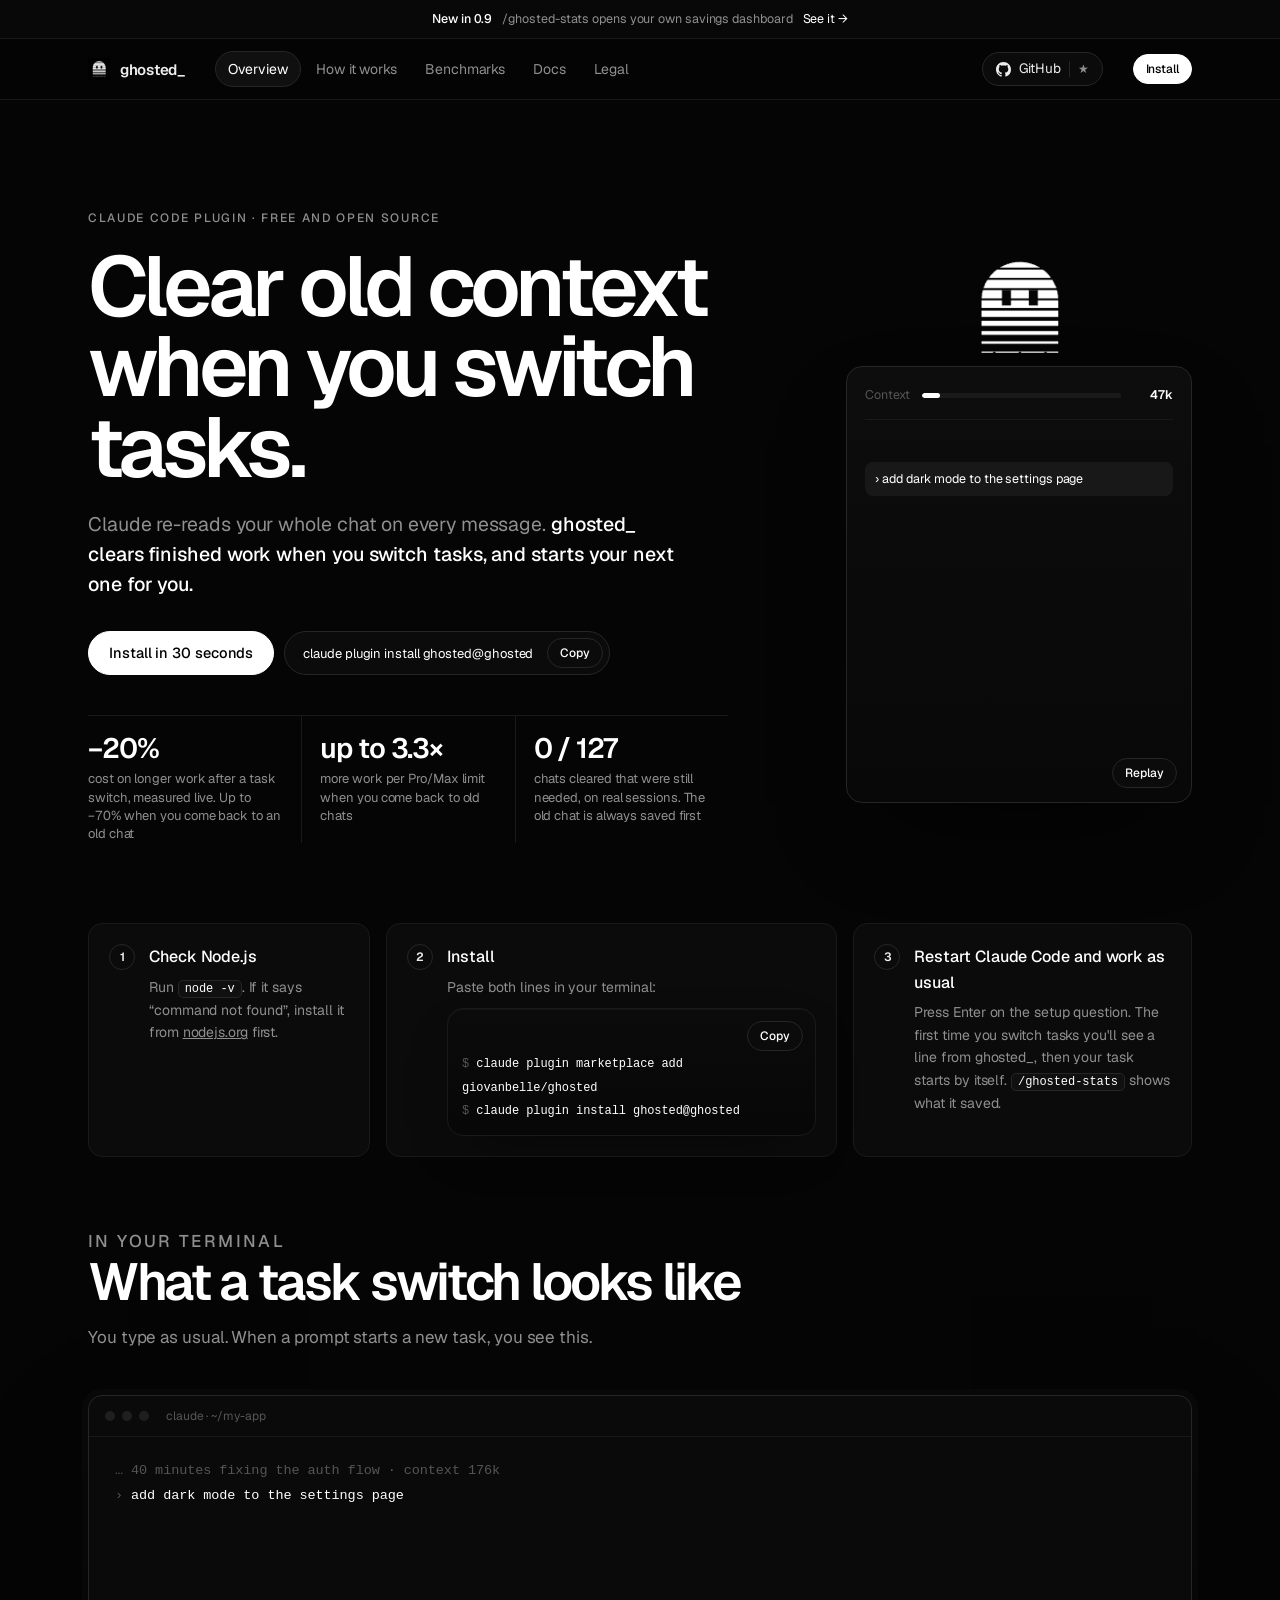
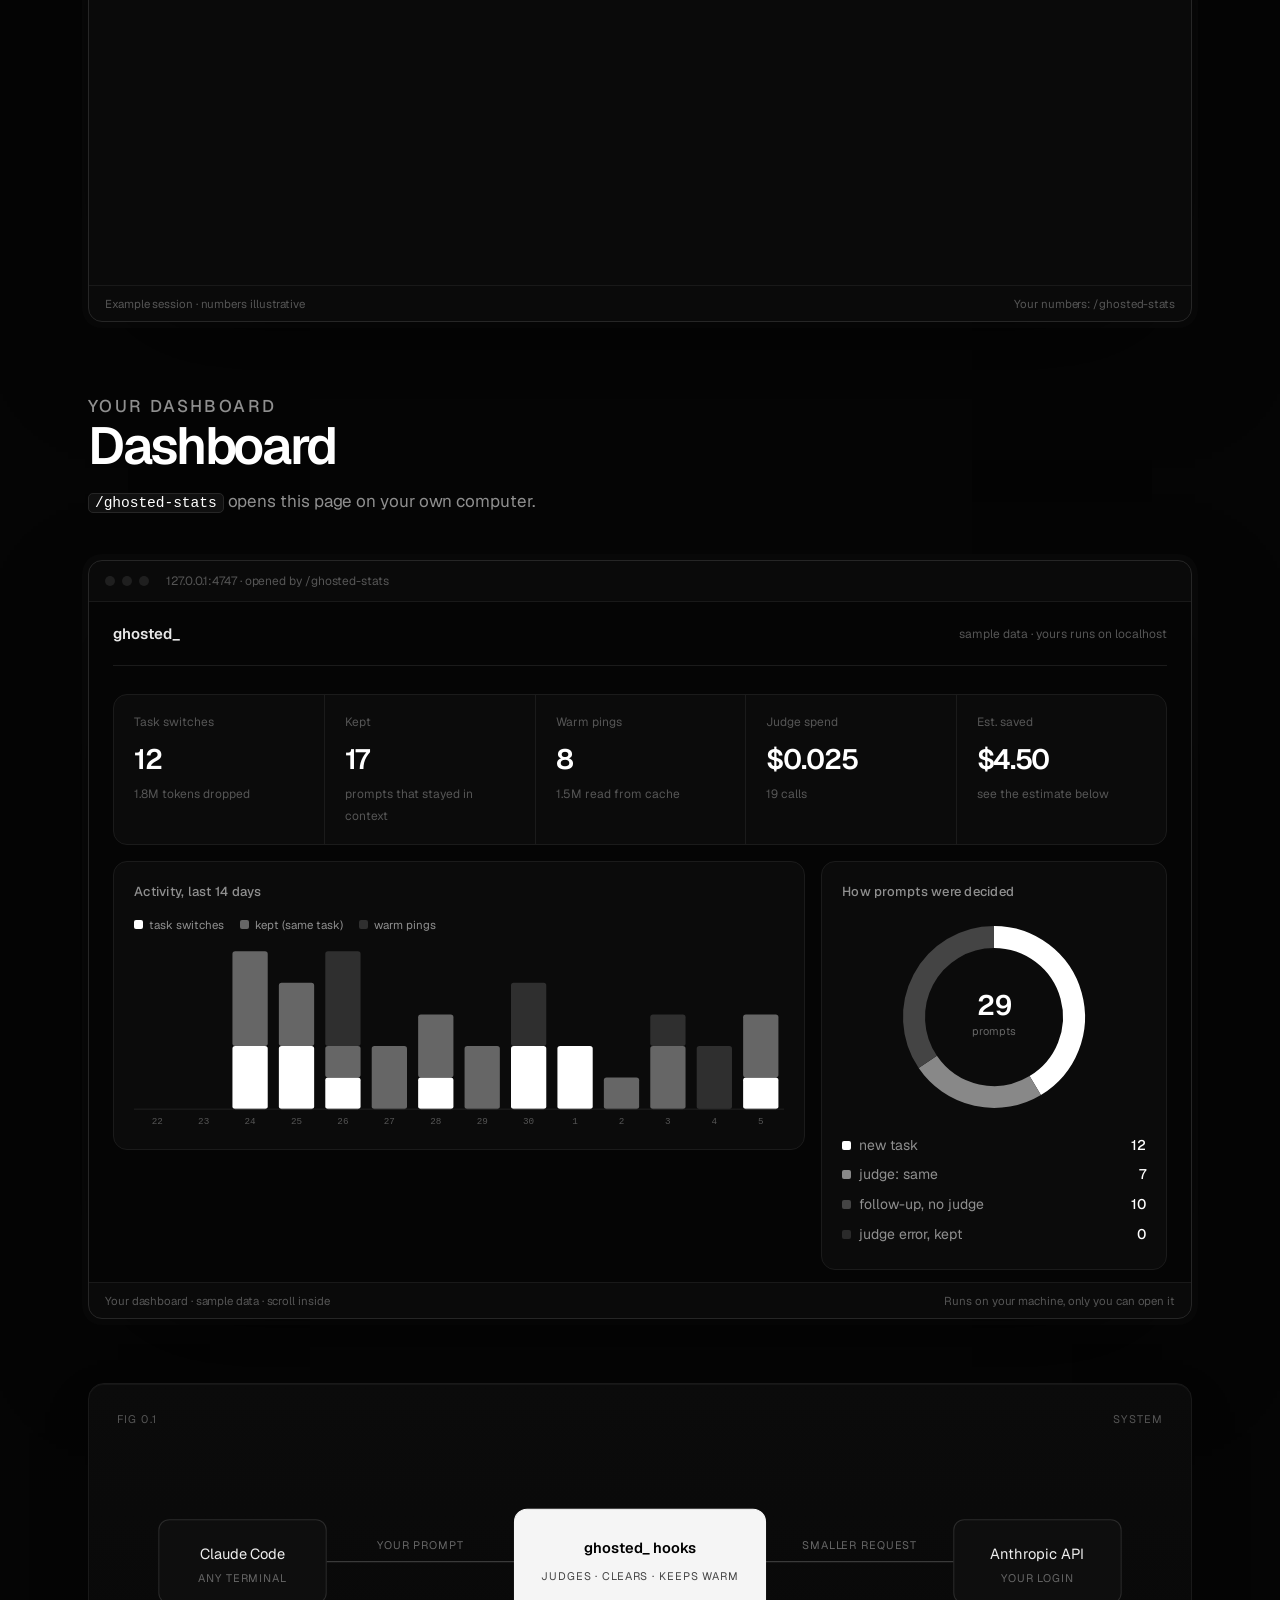
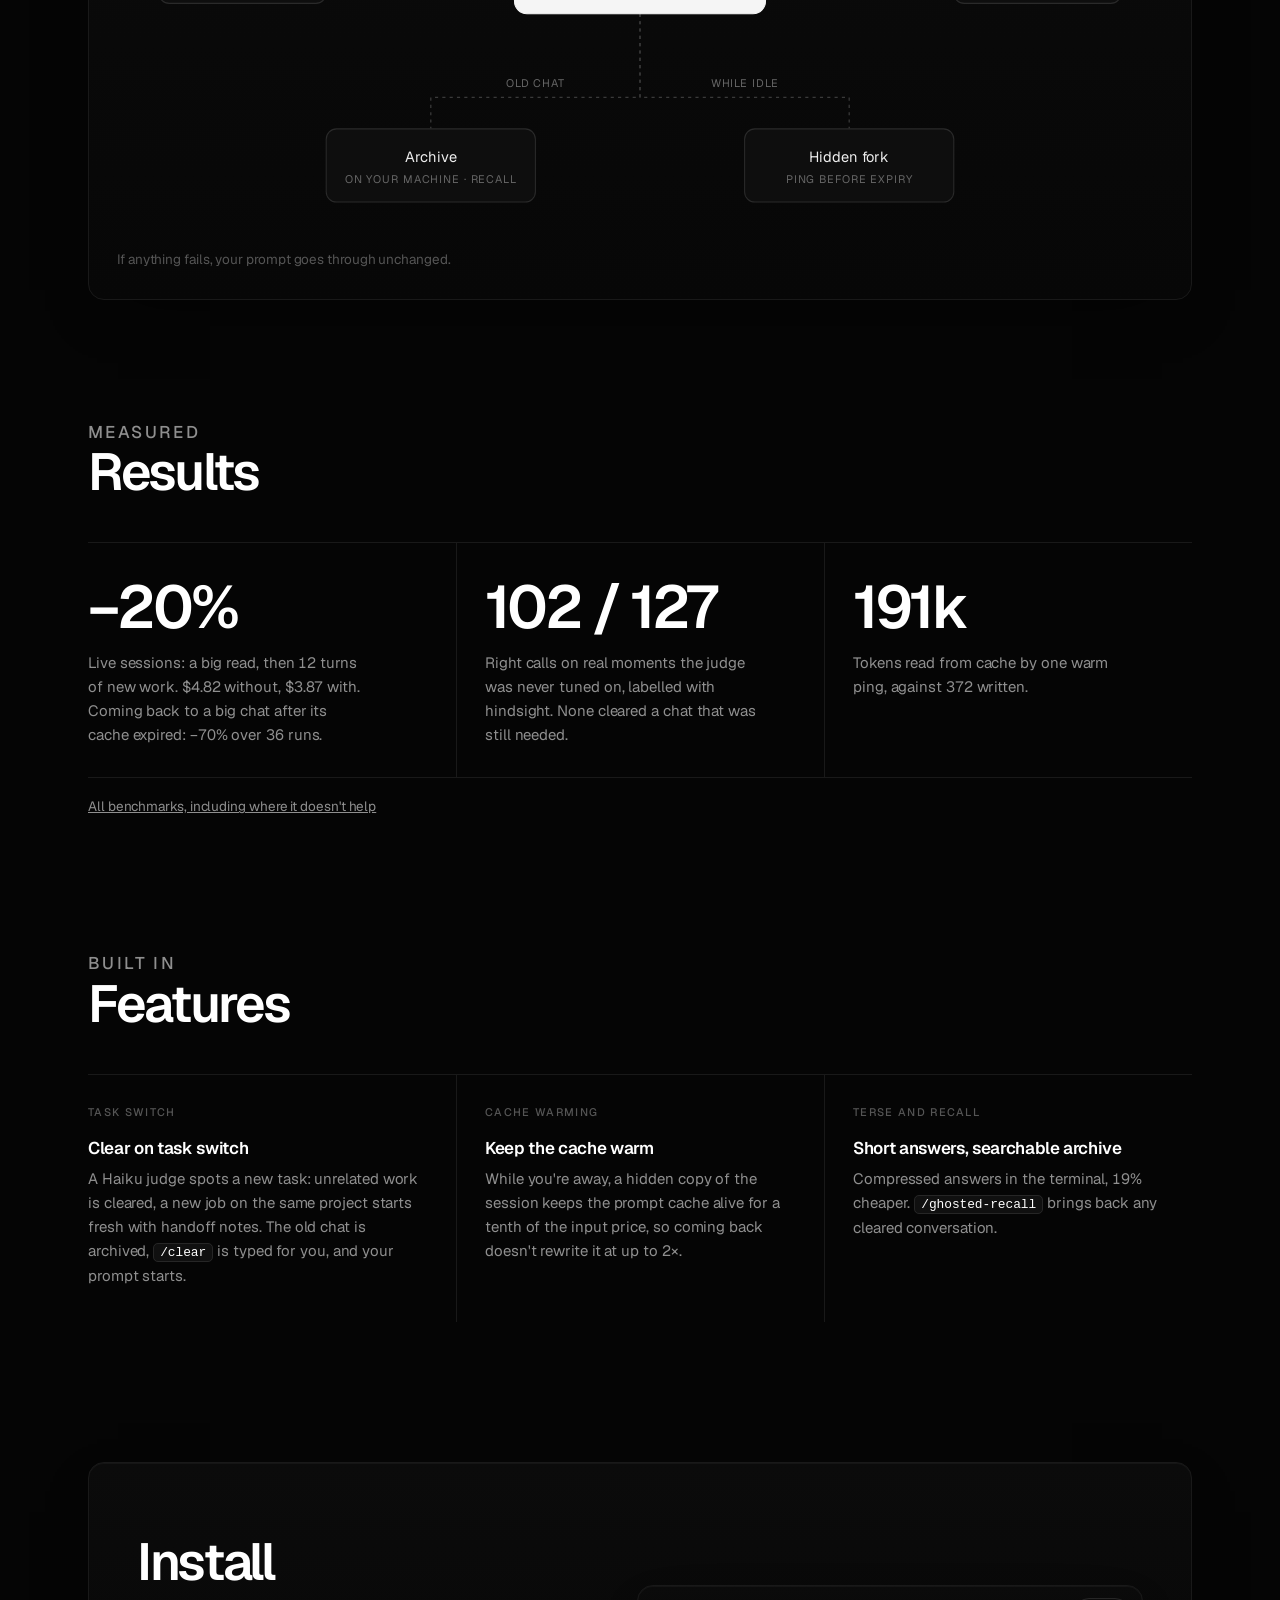
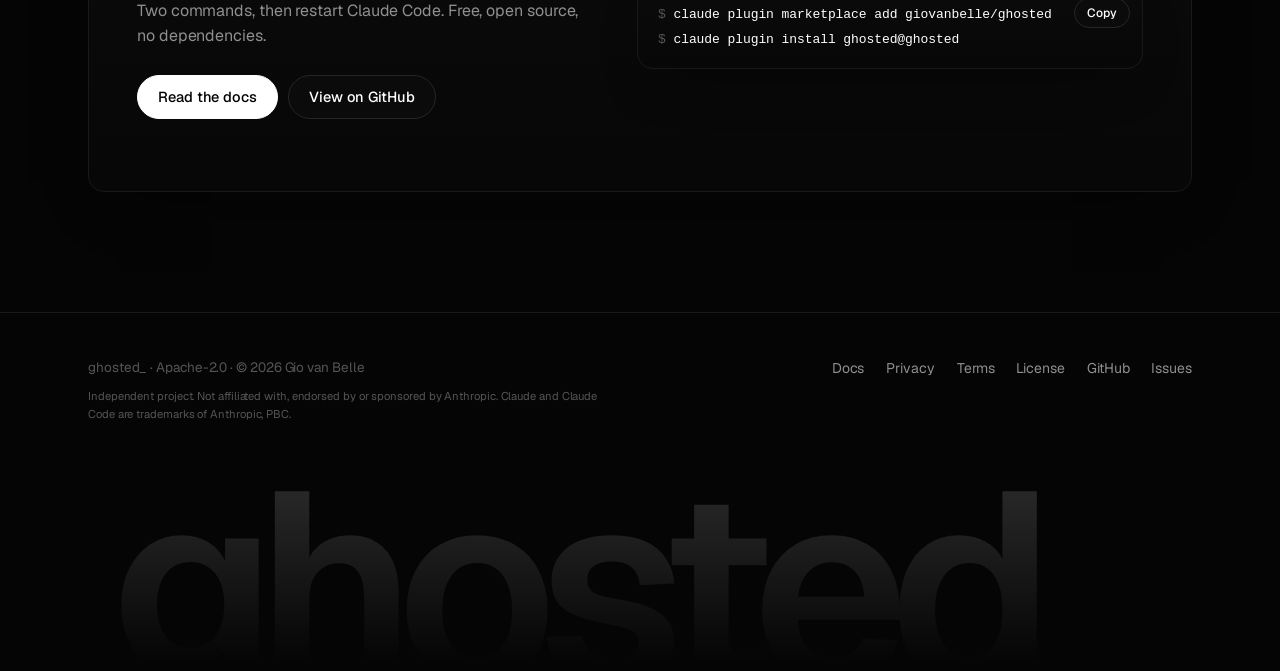
<file: docs/index.html>
<!DOCTYPE html>
<html lang="en">
<head>
<meta charset="utf-8">
<meta name="viewport" content="width=device-width, initial-scale=1">
<title>ghosted_ · stop paying for context you no longer need</title>
<meta name="description" content="Open-source Claude Code plugin. When you switch task, ghosted_ clears the old conversation and starts your new task for you, and keeps your cache warm during breaks. Measured 70% cheaper across 36 real runs.">
<link rel="canonical" href="https://giovanbelle.github.io/ghosted/">
<meta name="theme-color" content="#000000">
<meta property="og:type" content="website">
<meta property="og:url" content="https://giovanbelle.github.io/ghosted/">
<meta property="og:title" content="ghosted_ · stop paying for context you no longer need">
<meta property="og:description" content="Open-source Claude Code plugin. When you switch task, ghosted_ clears the old conversation and starts your new task for you, and keeps your cache warm during breaks. Measured 70% cheaper across 36 real runs.">
<meta property="og:image" content="https://giovanbelle.github.io/ghosted/og.png">
<meta property="og:image:width" content="1200">
<meta property="og:image:height" content="630">
<meta name="twitter:card" content="summary_large_image">
<meta name="twitter:image" content="https://giovanbelle.github.io/ghosted/og.png">
<link rel="icon" href="favicon.png">
<link rel="preload" href="fonts/Geist-Variable.woff2" as="font" type="font/woff2" crossorigin>
<link rel="stylesheet" href="style.css?v=f8089982">
</head>
<body>
<a class="skip" href="#main">Skip to content</a>
<div class="announce"><a href="index.html#dash"><b>New in 0.9</b> /ghosted-stats opens your own savings dashboard <span>See it →</span></a></div>
<header class="top">
  <div class="wrap">
    <a class="brand" href="./"><img src="favicon.png" alt="ghosted_ home" width="24" height="24"><span>ghosted_</span></a>
    <nav class="tabs" aria-label="Pages"><a href="./" aria-current="page">Overview</a><a href="how-it-works.html">How it works</a><a href="benchmarks.html">Benchmarks</a><a href="docs.html">Docs</a><a href="legal.html">Legal</a></nav>
    <a class="ghbtn" href="https://github.com/giovanbelle/ghosted"><svg width="15" height="15" viewBox="0 0 16 16" fill="currentColor" aria-hidden="true"><path d="M8 0C3.58 0 0 3.58 0 8c0 3.54 2.29 6.53 5.47 7.59.4.07.55-.17.55-.38 0-.19-.01-.82-.01-1.49-2.01.37-2.53-.49-2.69-.94-.09-.23-.48-.94-.82-1.13-.28-.15-.68-.52-.01-.53.63-.01 1.08.58 1.23.82.72 1.21 1.87.87 2.33.66.07-.52.28-.87.51-1.07-1.78-.2-3.64-.89-3.64-3.95 0-.87.31-1.59.82-2.15-.08-.2-.36-1.02.08-2.12 0 0 .67-.21 2.2.82.64-.18 1.32-.27 2-.27.68 0 1.36.09 2 .27 1.53-1.04 2.2-.82 2.2-.82.44 1.1.16 1.92.08 2.12.51.56.82 1.27.82 2.15 0 3.07-1.87 3.75-3.65 3.95.29.25.54.73.54 1.48 0 1.07-.01 1.93-.01 2.2 0 .21.15.46.55.38A8.013 8.013 0 0016 8c0-4.42-3.58-8-8-8z"/></svg><span>GitHub</span><b id="stars">★</b></a>
    <a class="btn primary sm cta-sm" href="index.html#install">Install</a>
  </div>
</header>
<main id="main">
<style>
  .hero { display: grid; grid-template-columns: 1.35fr .65fr; gap: 40px; align-items: center; padding: 104px 0 72px; }
  .hero h1 { font-size: clamp(44px, 6.6vw, 88px); margin: 0 0 22px; }
  .hero .lede { margin: 0 0 32px; }
  .cmdpill { padding-left: 16px; }
  .herort { position: relative; }
  #ghost { display: block; width: 128px; height: 128px; margin: 0 auto -6px; mix-blend-mode: lighten; }
  .proof { display: grid; grid-template-columns: repeat(3, 1fr); margin: 40px 0 0; border-top: 1px solid var(--line); max-width: 640px; }
  .proof div { padding: 18px 18px 0 0; }
  .proof div + div { padding-left: 18px; border-left: 1px solid var(--line); }
  .proof dt { font: 600 28px/1 var(--sans); letter-spacing: -0.04em; color: var(--hi); }
  .proof dd { margin: 8px 0 0; font-size: 13px; color: var(--dim); line-height: 1.4; }
  .ctxcard { position: relative; border: 1px solid var(--line2); border-radius: 16px; background: linear-gradient(180deg, #0d0d0d, #080808); padding: 18px; font: 12.5px/1.6 var(--mono); box-shadow: 0 40px 100px -40px rgba(0,0,0,.9); }
  .cc-top { display: flex; align-items: center; gap: 12px; color: var(--faint); padding-bottom: 14px; border-bottom: 1px solid var(--line); margin-bottom: 12px; }
  .cc-meter { flex: 1; height: 5px; border-radius: 9px; background: #1a1a1a; overflow: hidden; }
  .cc-meter i { display: block; height: 100%; width: 88%; background: var(--hi); border-radius: 9px; transition: width 1.4s var(--ease); }
  .cc-top b { color: var(--hi); min-width: 4.5ch; text-align: right; font-weight: 600; }
  .cc-list { display: grid; gap: 6px; min-height: 352px; align-content: start; padding-bottom: 40px; }
  .cc { padding: 7px 10px; border-radius: 8px; background: #111; color: #9a9a9a; white-space: nowrap; overflow: hidden; text-overflow: ellipsis; transition: opacity .7s var(--ease), filter .7s var(--ease), transform .7s var(--ease), max-height .6s var(--ease) .5s, padding .6s var(--ease) .5s, margin .6s var(--ease) .5s; max-height: 40px; }
  .cc.you { background: #181818; color: var(--hi); }
  .cc.note { background: transparent; color: var(--hi); padding-top: 2px; padding-bottom: 2px; }
  .cc.note + .cc.note { color: var(--dim); }
  .js .cc.new { opacity: 0; transform: translateY(6px); }
  .js .cc.new.on { opacity: 1; transform: none; }
  .js .cc.old.gone { opacity: 0; filter: blur(6px); transform: translateY(-6px); max-height: 0; padding-top: 0; padding-bottom: 0; margin: -3px 0; }
  .cc-replay { position: absolute; right: 14px; bottom: 14px; }
  .cmdpill { display: inline-flex; align-items: center; gap: 14px; height: 44px; padding: 0 6px 0 18px; border: 1px solid var(--line2); border-radius: 999px; background: var(--s1); font: 13px var(--mono); color: var(--dim); }
  .cmdpill b { color: var(--hi); font-weight: 400; }
  .stars { display: inline-flex; gap: 8px; align-items: center; margin-top: 26px; font-size: 13.5px; color: var(--dim); text-decoration: none; }

  .frame { margin: 24px auto 0; max-width: 1120px; border: 1px solid var(--line2); border-radius: 14px; background: #0a0a0a; overflow: hidden; box-shadow: 0 40px 120px -40px rgba(0,0,0,.9), 0 0 0 6px rgba(255,255,255,.015); text-align: left; }
  .frame .bar { display: flex; align-items: center; gap: 7px; padding: 12px 16px; border-bottom: 1px solid var(--line); }
  .frame .bar i { width: 10px; height: 10px; border-radius: 50%; background: #1f1f1f; }
  .frame .bar span { margin-left: 10px; font: 12px var(--mono); color: var(--faint); }
  .frame .tlog { padding: 22px 26px 26px; font-size: 13.5px; }
  .frame pre.l { margin: 0; font: inherit; color: #c9c9c9; white-space: pre; overflow-x: auto; }
  .frame .foot { display: flex; justify-content: space-between; padding: 10px 16px; border-top: 1px solid var(--line); font: 11.5px var(--mono); color: var(--faint); }


  .figlab { display: flex; justify-content: space-between; font: 11px var(--mono); letter-spacing: .1em; text-transform: uppercase; color: var(--faint); margin-bottom: 10px; }
  .node rect { fill: #0e0e0e; stroke: #2a2a2a; }
  .node.hi rect { fill: #f5f5f5; stroke: #f5f5f5; }
  .fl { font-family: Geist, sans-serif; font-size: 14px; fill: #ededed; }
  .node.hi .fl { fill: #000; font-weight: 600; }
  .fm { font-family: Geist, sans-serif; font-size: 10.5px; letter-spacing: .08em; fill: #666; }
  .node.hi .fm { fill: #444; }
  .wire { fill: none; stroke: #3a3a3a; stroke-width: 1.2; }
  .wire.d { stroke-dasharray: 3 4; }

  .nums { display: grid; grid-template-columns: repeat(3, 1fr); border-top: 1px solid var(--line); }
  .nums > div { padding: 34px 28px 30px 0; border-bottom: 1px solid var(--line); }
  .nums > div + div { padding-left: 28px; border-left: 1px solid var(--line); }
  .nums b { display: block; font: 600 clamp(40px, 5vw, 60px)/1 var(--sans); letter-spacing: -0.05em; color: var(--hi); margin-bottom: 14px; }
  .nums p { margin: 0; color: var(--dim); font-size: 15px; max-width: 280px; }

  .feat { display: grid; grid-template-columns: repeat(3, 1fr); border-top: 1px solid var(--line); }
  .feat > div { padding: 30px 28px 34px 0; }
  .feat > div + div { padding-left: 28px; border-left: 1px solid var(--line); }
  .feat .k { font: 500 11px var(--mono); letter-spacing: .12em; text-transform: uppercase; color: var(--faint); margin: 0 0 18px; }
  .feat p { color: var(--dim); margin: 0; font-size: 15px; }
  @media (max-width: 900px) {
    .frame .tlog { font-size: 11.5px; padding: 16px; }
    .nums, .feat { grid-template-columns: 1fr; } .nums > div + div, .feat > div + div { padding-left: 0; border-left: 0; }
    .cmdpill { display: none; }
    .hero { grid-template-columns: 1fr; padding-top: 56px; } .proof { grid-template-columns: 1fr; } .proof div + div { padding-left: 0; border-left: 0; }
  }
  .dashframe iframe { display: block; width: 100%; height: var(--fit, 860px); min-height: 520px; border: 0; background: #050505; }
  @media (max-width: 900px) { .dashframe iframe { height: 720px; } }
  .facts { list-style: none; padding: 0; margin: 28px 0 0; display: grid; gap: 8px; font-size: 14.5px; color: var(--dim); }
  .facts b { color: var(--hi); font-weight: 500; }
  .qsteps { list-style: none; margin: 0; padding: 0; display: grid; grid-template-columns: 1fr 1.6fr 1.2fr; gap: 16px; }
  .qsteps li { display: flex; gap: 14px; border: 1px solid var(--line); border-radius: 14px; background: var(--s1); padding: 20px; min-width: 0; }
  .qsteps li > span { flex: none; width: 26px; height: 26px; border-radius: 50%; border: 1px solid var(--line2); display: grid; place-items: center; font: 600 12px var(--mono); }
  .qsteps li > div { min-width: 0; flex: 1; }
  .qsteps b { color: var(--hi); font-weight: 500; }
  .qsteps p { color: var(--dim); font-size: 14px; margin: 6px 0 0; }
  .qsteps .install { margin-top: 10px; font-size: 12px; padding: 44px 14px 12px; white-space: normal; overflow-wrap: anywhere; }
  @media (max-width: 900px) { .qsteps { grid-template-columns: 1fr; } }
</style>

<div class="wrap">
  <section class="hero">
    <div>
      <p class="kicker">Claude Code plugin · free and open source</p>
      <h1>Clear old context when you switch tasks.</h1>
      <p class="lede">Claude re-reads your whole chat on every message. <b>ghosted_ clears finished work when you switch tasks, and starts your next one for you.</b></p>
      <div class="row-cta">
        <a class="btn primary" href="#install">Install in 30 seconds</a>
        <span class="cmdpill"><b>claude plugin install ghosted@ghosted</b><button type="button" class="btn sm" data-copy="claude plugin marketplace add giovanbelle/ghosted\nclaude plugin install ghosted@ghosted" aria-label="Copy both install commands">Copy</button></span>
      </div>
      <dl class="proof">
        <div><dt>−20%</dt><dd>cost on longer work after a task switch, measured live. Up to −70% when you come back to an old chat</dd></div>
        <div><dt>up to 3.3×</dt><dd>more work per Pro/Max limit when you come back to old chats</dd></div>
        <div><dt>0 / 127</dt><dd>chats cleared that were still needed, on real sessions. The old chat is always saved first</dd></div>
      </dl>
    </div>

    <div class="herort">
      <img id="ghost" src="ghost.png" alt="" width="128" height="128">
    <div class="ctxcard" id="herocard" aria-label="Animation: old chat lines fade out, context drops from 176k to 18k tokens and the new task starts.">
      <div class="cc-top"><span>Context</span><span class="cc-meter"><i id="hcbar"></i></span><b id="hcnum">176k</b></div>
      <div class="cc-list">
        <div class="cc old">› fix the token refresh in auth.ts</div>
        <div class="cc old">⏺ Read auth.ts, session.ts and 14 more</div>
        <div class="cc old">⏺ 3 tests fixed · expiry uses &lt;=</div>
        <div class="cc old">› also cover the logout race</div>
        <div class="cc old">⏺ Edited session.ts · tests pass</div>
        <div class="cc new you">› add dark mode to the settings page</div>
        <div class="cc new note">ghosted_ · old chat saved, then cleared</div>
        <div class="cc new note">5 facts carried over</div>
        <div class="cc new">⏺ Reading SettingsPage.tsx</div>
      </div>
      <button type="button" class="btn sm cc-replay" id="hcreplay" hidden>Replay</button>
    </div>
    </div>
  </section>

  <section id="install" class="quick" aria-labelledby="qi-h" style="padding-top:8px">
    <h2 id="qi-h" class="sr">Install</h2>
    <ol class="qsteps">
      <li><span>1</span><div><b>Check Node.js</b><p>Run <code>node -v</code>. If it says “command not found”, install it from <a href="https://nodejs.org">nodejs.org</a> first.</p></div></li>
      <li><span>2</span><div><b>Install</b><p>Paste both lines in your terminal:</p>
        <div class="install"><button type="button" class="btn sm" data-copy="claude plugin marketplace add giovanbelle/ghosted\nclaude plugin install ghosted@ghosted" aria-label="Copy install commands">Copy</button><div><span class="p">$ </span>claude plugin marketplace add giovanbelle/ghosted</div><div><span class="p">$ </span>claude plugin install ghosted@ghosted</div></div></div></li>
      <li><span>3</span><div><b>Restart Claude Code and work as usual</b><p>Press Enter on the setup question. The first time you switch tasks you'll see a line from ghosted_, then your task starts by itself. <code>/ghosted-stats</code> shows what it saved.</p></div></li>
    </ol>
  </section>
  <section style="padding-top:72px"><div class="shead rv"><p class="kicker">In your terminal</p><h2>What a task switch looks like</h2><p>You type as usual. When a prompt starts a new task, you see this.</p></div>
  <div class="frame rv" role="img" aria-label="Example Claude Code session in a terminal: a task switch at 176k tokens of context, the cleared session starting the new task at 18k, then the /ghosted-stats output.">
    <div class="bar"><i></i><i></i><i></i><span>claude · ~/my-app</span></div>
    <div class="cols">
      <div class="tlog" id="demo">
        <div class="l d">… 40 minutes fixing the auth flow · context 176k</div>
        <div class="l u">add dark mode to the settings page</div>
        <div class="l g">ghosted: new task detected, clearing first. Your task will start automatically.</div>
        <div class="l u">/clear</div>
        <div class="l u">Start the pending task.</div>
        <div class="l">⏺ Reading src/settings/SettingsPage.tsx · context 18k</div>
        <div class="l">⏺ Added a theme toggle and dark tokens in src/theme.ts</div>
        <div class="l">&nbsp;</div>
        <div class="l u">/ghosted-stats</div>
<pre class="l">ghosted_ stats
  task switches        12  (4 kept a summary)
  estimated saved      about $3.65  (1,458k tokens of old chat
                           no longer re-read on every message)
  cache warm pings     6  (1,146k tokens kept warm)
  judge calls          31  ($0.0403 total)
  settings             terse auto (lite), warm 60m, judge above 20k</pre>
      </div>
    </div>
    <div class="foot"><span>Example session · numbers illustrative</span><span>Your numbers: /ghosted-stats</span></div>
  </div>
  </section>
  <section style="padding-top:72px"><div class="shead rv"><p class="kicker">Your dashboard</p><h2>Dashboard</h2><p><code>/ghosted-stats</code> opens this page on your own computer.</p></div>
  <div>
    <div class="frame dashframe" id="dash">
      <div class="bar"><i></i><i></i><i></i><span>127.0.0.1:4747 · opened by /ghosted-stats</span></div>
      <iframe src="dashboard-demo.html" title="The ghosted_ dashboard with sample data" loading="lazy"></iframe>
      <div class="foot"><span>Your dashboard · sample data · scroll inside</span><span>Runs on your machine, only you can open it</span></div>
    </div>
  </div>

  </section>



  <section aria-label="System diagram" style="padding-top:64px">
    <figure class="fig rv" style="margin:0">
      <div class="figlab"><span>Fig 0.1</span><span>System</span></div>
      <svg viewBox="0 0 1000 380" role="img" aria-label="Diagram: your prompt goes from Claude Code through ghosted_ hooks, which judge, clear and keep the cache warm, to the Anthropic API. Old chats go to an archive on your machine; a hidden fork pings before the cache expires.">
        <path class="wire" d="M200,120 H380"/><path class="wire" d="M620,120 H800"/>
        <path class="wire d" d="M500,170 V250 H300 V280"/><path class="wire d" d="M500,170 V250 H700 V280"/>
        <g class="node"><rect x="40" y="80" width="160" height="80" rx="10"/><text class="fl" x="120" y="118" text-anchor="middle">Claude Code</text><text class="fm" x="120" y="140" text-anchor="middle">ANY TERMINAL</text></g>
        <g class="node hi"><rect x="380" y="70" width="240" height="100" rx="12"/><text class="fl" x="500" y="112" text-anchor="middle">ghosted_ hooks</text><text class="fm" x="500" y="138" text-anchor="middle">JUDGES · CLEARS · KEEPS WARM</text></g>
        <g class="node"><rect x="800" y="80" width="160" height="80" rx="10"/><text class="fl" x="880" y="118" text-anchor="middle">Anthropic API</text><text class="fm" x="880" y="140" text-anchor="middle">YOUR LOGIN</text></g>
        <g class="node"><rect x="200" y="280" width="200" height="70" rx="10"/><text class="fl" x="300" y="312" text-anchor="middle">Archive</text><text class="fm" x="300" y="332" text-anchor="middle">ON YOUR MACHINE · RECALL</text></g>
        <g class="node"><rect x="600" y="280" width="200" height="70" rx="10"/><text class="fl" x="700" y="312" text-anchor="middle">Hidden fork</text><text class="fm" x="700" y="332" text-anchor="middle">PING BEFORE EXPIRY</text></g>
        <text class="fm" x="290" y="108" text-anchor="middle">YOUR PROMPT</text><text class="fm" x="710" y="108" text-anchor="middle">SMALLER REQUEST</text>
        <text class="fm" x="400" y="240" text-anchor="middle">OLD CHAT</text><text class="fm" x="600" y="240" text-anchor="middle">WHILE IDLE</text>
      </svg>
      <figcaption>If anything fails, your prompt goes through unchanged.</figcaption>
    </figure>
  </section>

  <section aria-labelledby="num-h">
    <div class="shead rv"><p class="kicker">Measured</p><h2 id="num-h">Results</h2></div>
    <div class="nums rv">
      <div><b>−20%</b><p>Live sessions: a big read, then 12 turns of new work. $4.82 without, $3.87 with. Coming back to a big chat after its cache expired: −70% over 36 runs.</p></div>
      <div><b>102 / 127</b><p>Right calls on real moments the judge was never tuned on, labelled with hindsight. None cleared a chat that was still needed.</p></div>
      <div><b>191k</b><p>Tokens read from cache by one warm ping, against 372 written.</p></div>
    </div>
    <p class="note rv"><a href="benchmarks.html">All benchmarks, including where it doesn't help</a></p>
  </section>

  <section aria-labelledby="f-h">
    <div class="shead rv"><p class="kicker">Built in</p><h2 id="f-h">Features</h2></div>
    <div class="feat rv">
      <div><p class="k">Task switch</p><h3>Clear on task switch</h3><p>A Haiku judge spots a new task: unrelated work is cleared, a new job on the same project starts fresh with handoff notes. The old chat is archived, <code>/clear</code> is typed for you, and your prompt starts.</p></div>
      <div><p class="k">Cache warming</p><h3>Keep the cache warm</h3><p>While you're away, a hidden copy of the session keeps the prompt cache alive for a tenth of the input price, so coming back doesn't rewrite it at up to 2×.</p></div>
      <div><p class="k">Terse and recall</p><h3>Short answers, searchable archive</h3><p>Compressed answers in the terminal, 19% cheaper. <code>/ghosted-recall</code> brings back any cleared conversation.</p></div>
    </div>
  </section>

  <div class="closer rv">
    <div>
      <h2>Install</h2>
      <p>Two commands, then restart Claude Code. Free, open source, no dependencies.</p>
      <div class="row-cta"><a class="btn primary" href="docs.html">Read the docs</a><a class="btn" href="https://github.com/giovanbelle/ghosted">View on GitHub</a></div>
    </div>
    <div class="install">
      <button type="button" class="btn sm" data-copy="claude plugin marketplace add giovanbelle/ghosted\nclaude plugin install ghosted@ghosted" aria-label="Copy install commands">Copy</button>
      <div><span class="p">$ </span>claude plugin marketplace add giovanbelle/ghosted</div>
      <div><span class="p">$ </span>claude plugin install ghosted@ghosted</div>
    </div>
  </div>
</div>
</main>
<footer>
  <div class="wrap">
    <div>ghosted_ · Apache-2.0 · © 2026 Gio van Belle
      <small>Independent project. Not affiliated with, endorsed by or sponsored by Anthropic. Claude and Claude Code are trademarks of Anthropic, PBC.</small>
    </div>
    <div class="fl">
      <a href="docs.html">Docs</a>
      <a href="legal.html#privacy">Privacy</a>
      <a href="legal.html#terms">Terms</a>
      <a href="legal.html#license">License</a>
      <a href="https://github.com/giovanbelle/ghosted">GitHub</a>
      <a href="https://github.com/giovanbelle/ghosted/issues">Issues</a>
    </div>
  </div>
  <div class="wordmark" aria-hidden="true">ghosted_</div>
</footer>
<script src="site.js?v=f8089982"></script>
</body>
</html>
</file>
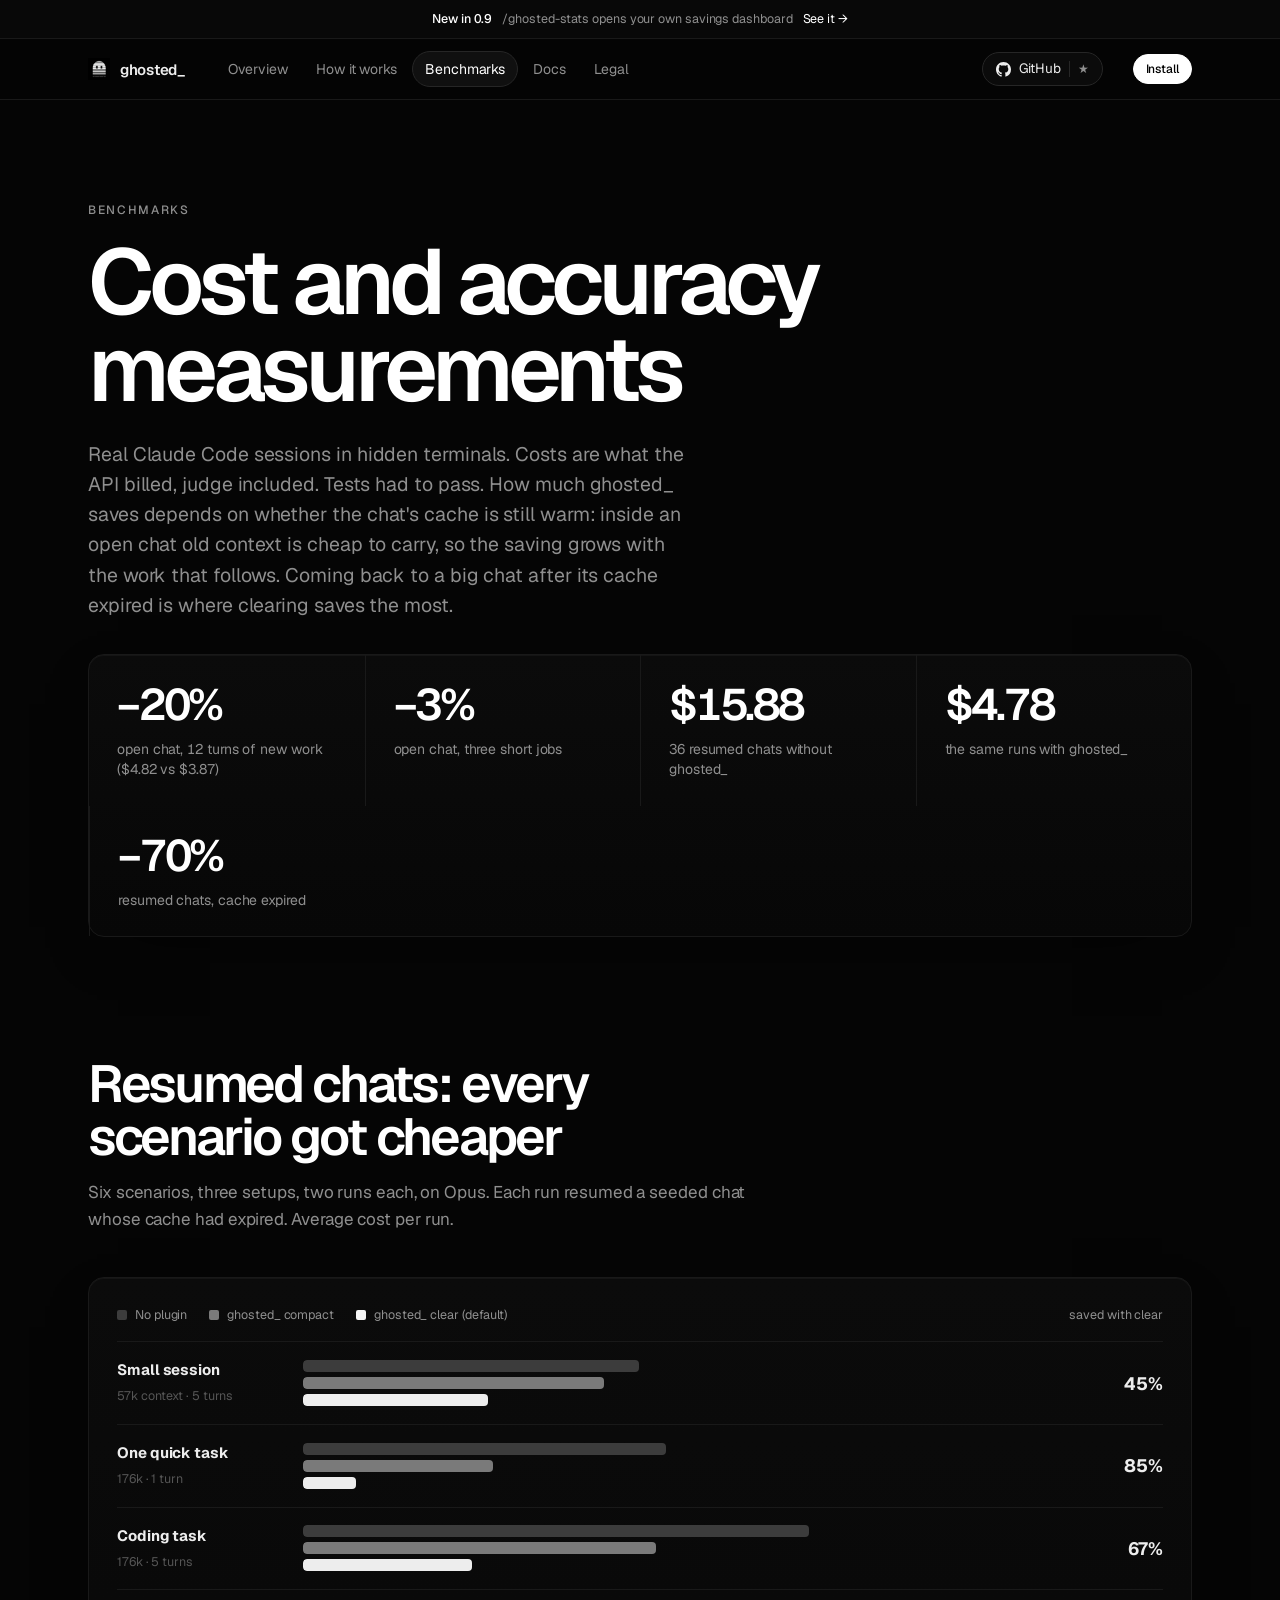
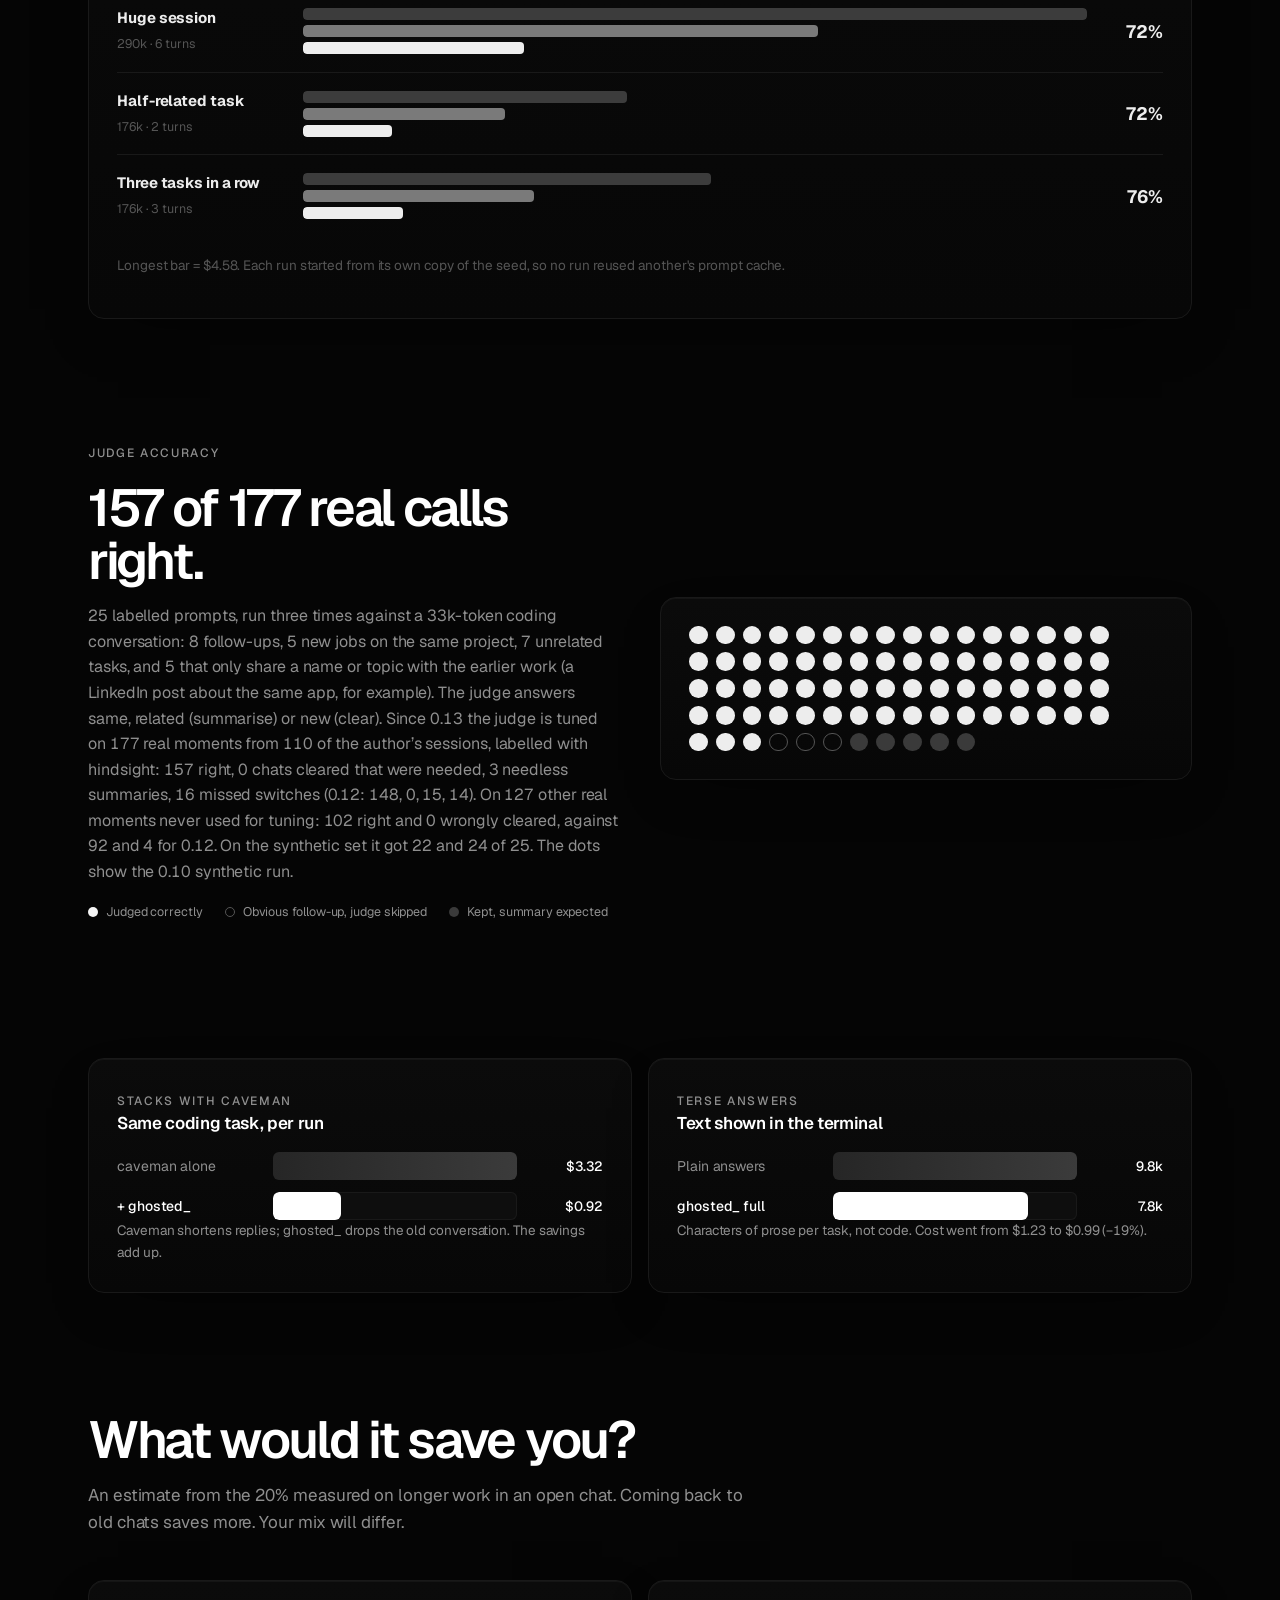
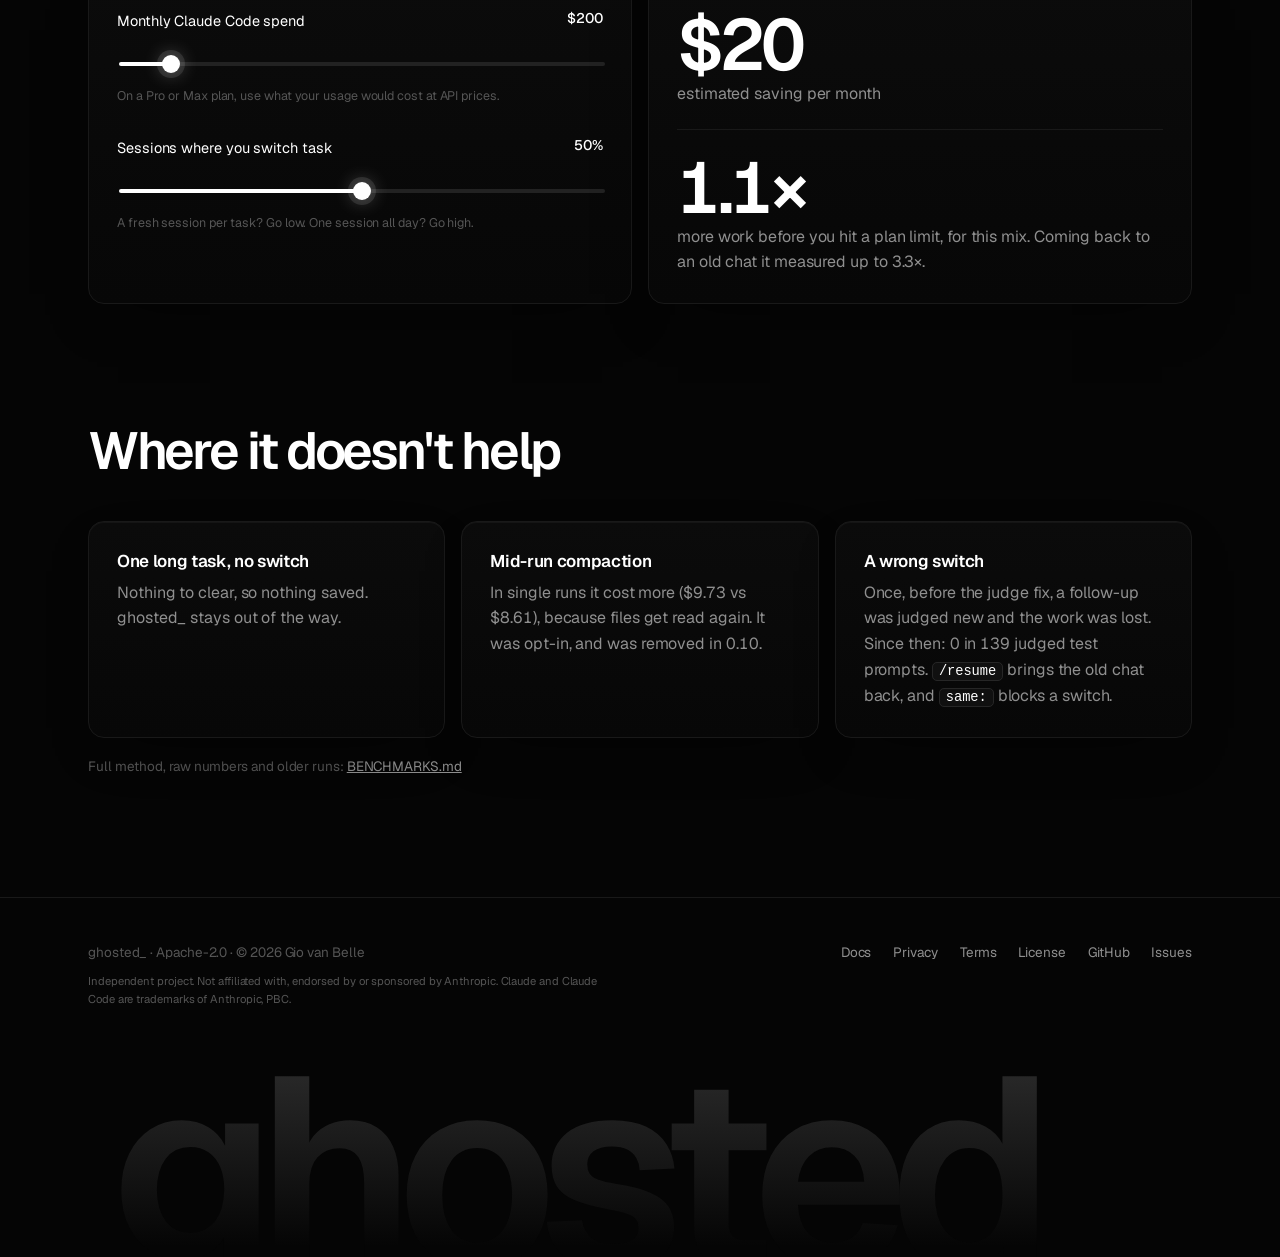
<file: docs/benchmarks.html>
<!DOCTYPE html>
<html lang="en">
<head>
<meta charset="utf-8">
<meta name="viewport" content="width=device-width, initial-scale=1">
<title>Benchmarks · ghosted_</title>
<meta name="description" content="Measured cost of Claude Code sessions with and without ghosted_: 36 real Opus runs, per-scenario results, judge accuracy, terse mode and where it doesn't help.">
<link rel="canonical" href="https://giovanbelle.github.io/ghosted/benchmarks.html">
<meta name="theme-color" content="#000000">
<meta property="og:type" content="website">
<meta property="og:url" content="https://giovanbelle.github.io/ghosted/benchmarks.html">
<meta property="og:title" content="Benchmarks · ghosted_">
<meta property="og:description" content="Measured cost of Claude Code sessions with and without ghosted_: 36 real Opus runs, per-scenario results, judge accuracy, terse mode and where it doesn't help.">
<meta property="og:image" content="https://giovanbelle.github.io/ghosted/og.png">
<meta property="og:image:width" content="1200">
<meta property="og:image:height" content="630">
<meta name="twitter:card" content="summary_large_image">
<meta name="twitter:image" content="https://giovanbelle.github.io/ghosted/og.png">
<link rel="icon" href="favicon.png">
<link rel="preload" href="fonts/Geist-Variable.woff2" as="font" type="font/woff2" crossorigin>
<link rel="stylesheet" href="style.css?v=f8089982">
</head>
<body>
<a class="skip" href="#main">Skip to content</a>
<div class="announce"><a href="index.html#dash"><b>New in 0.9</b> /ghosted-stats opens your own savings dashboard <span>See it →</span></a></div>
<header class="top">
  <div class="wrap">
    <a class="brand" href="./"><img src="favicon.png" alt="ghosted_ home" width="24" height="24"><span>ghosted_</span></a>
    <nav class="tabs" aria-label="Pages"><a href="./">Overview</a><a href="how-it-works.html">How it works</a><a href="benchmarks.html" aria-current="page">Benchmarks</a><a href="docs.html">Docs</a><a href="legal.html">Legal</a></nav>
    <a class="ghbtn" href="https://github.com/giovanbelle/ghosted"><svg width="15" height="15" viewBox="0 0 16 16" fill="currentColor" aria-hidden="true"><path d="M8 0C3.58 0 0 3.58 0 8c0 3.54 2.29 6.53 5.47 7.59.4.07.55-.17.55-.38 0-.19-.01-.82-.01-1.49-2.01.37-2.53-.49-2.69-.94-.09-.23-.48-.94-.82-1.13-.28-.15-.68-.52-.01-.53.63-.01 1.08.58 1.23.82.72 1.21 1.87.87 2.33.66.07-.52.28-.87.51-1.07-1.78-.2-3.64-.89-3.64-3.95 0-.87.31-1.59.82-2.15-.08-.2-.36-1.02.08-2.12 0 0 .67-.21 2.2.82.64-.18 1.32-.27 2-.27.68 0 1.36.09 2 .27 1.53-1.04 2.2-.82 2.2-.82.44 1.1.16 1.92.08 2.12.51.56.82 1.27.82 2.15 0 3.07-1.87 3.75-3.65 3.95.29.25.54.73.54 1.48 0 1.07-.01 1.93-.01 2.2 0 .21.15.46.55.38A8.013 8.013 0 0016 8c0-4.42-3.58-8-8-8z"/></svg><span>GitHub</span><b id="stars">★</b></a>
    <a class="btn primary sm cta-sm" href="index.html#install">Install</a>
  </div>
</header>
<main id="main">
<style>
  .scn { display: grid; grid-template-columns: 170px 1fr 60px; gap: 6px 16px; align-items: center; padding: 16px 0; border-top: 1px solid var(--line); }
  .scn:first-of-type { border-top: 0; }
  .scn .lab b { display: block; font-size: 15px; }
  .scn .lab span { color: var(--faint); font: 12.5px var(--mono); }
  .scn .trio { display: grid; gap: 5px; }
  .scn .trio .tr { height: 12px; border-radius: 4px; background: var(--panel2); overflow: hidden; }
  .scn .trio .f { height: 100%; width: 0; border-radius: 4px; transition: width 1.2s var(--ease); }
  .scn .trio .f.a { background: #3c3c3c; } .scn .trio .f.b { background: #7a7a7a; } .scn .trio .f.c { background: var(--fg); }
  .scn .pct { font: 700 18px var(--mono); text-align: right; }
  .dots { display: grid; grid-template-columns: repeat(16, 1fr); gap: 8px; max-width: 420px; }
  .dots i { aspect-ratio: 1; border-radius: 50%; background: var(--fg); }
  .dots i.s { background: transparent; border: 1.5px solid #555; }
  .dots i.m { background: #3a3a3a; }
  @media (max-width: 900px) { .scn { grid-template-columns: 1fr 52px; } .scn .lab { grid-column: 1 / -1; } }
</style>
<div class="wrap">
  <section class="phead">
    <p class="kicker">Benchmarks</p>
    <h1>Cost and accuracy measurements</h1>
    <p class="lede">Real Claude Code sessions in hidden terminals. Costs are what the API billed, judge included. Tests had to pass. How much ghosted_ saves depends on whether the chat's cache is still warm: inside an open chat old context is cheap to carry, so the saving grows with the work that follows. Coming back to a big chat after its cache expired is where clearing saves the most.</p>
    <div class="stats rv">
      <div><b data-count="-20" data-suffix="%">−20%</b><span>open chat, 12 turns of new work ($4.82 vs $3.87)</span></div>
      <div><b>−3%</b><span>open chat, three short jobs</span></div>
      <div><b>$15.88</b><span>36 resumed chats without ghosted_</span></div>
      <div><b>$4.78</b><span>the same runs with ghosted_</span></div>
      <div><b>−70%</b><span>resumed chats, cache expired</span></div>
          </div>
  </section>

  <section aria-labelledby="scn-h" style="padding-top:64px">
    <div class="shead rv"><h2 id="scn-h">Resumed chats: every scenario got cheaper</h2><p>Six scenarios, three setups, two runs each, on Opus. Each run resumed a seeded chat whose cache had expired. Average cost per run.</p></div>
    <div class="fig rv">
      <div class="legend"><span><i style="background:#3c3c3c"></i>No plugin</span><span><i style="background:#7a7a7a"></i>ghosted_ compact</span><span><i style="background:#f5f5f5"></i>ghosted_ clear (default)</span><span style="margin-left:auto">saved with clear</span></div>
      <div class="scn"><div class="lab"><b>Small session</b><span>57k context · 5 turns</span></div><div class="trio"><div class="tr"><div class="f a" data-w="42.8"></div></div><div class="tr"><div class="f b" data-w="38.4"></div></div><div class="tr"><div class="f c" data-w="23.6"></div></div></div><div class="pct">45%</div></div>
      <div class="scn"><div class="lab"><b>One quick task</b><span>176k · 1 turn</span></div><div class="trio"><div class="tr"><div class="f a" data-w="46.3"></div></div><div class="tr"><div class="f b" data-w="24.2"></div></div><div class="tr"><div class="f c" data-w="6.8"></div></div></div><div class="pct">85%</div></div>
      <div class="scn"><div class="lab"><b>Coding task</b><span>176k · 5 turns</span></div><div class="trio"><div class="tr"><div class="f a" data-w="64.6"></div></div><div class="tr"><div class="f b" data-w="45"></div></div><div class="tr"><div class="f c" data-w="21.6"></div></div></div><div class="pct">67%</div></div>
      <div class="scn"><div class="lab"><b>Huge session</b><span>290k · 6 turns</span></div><div class="trio"><div class="tr"><div class="f a" data-w="100"></div></div><div class="tr"><div class="f b" data-w="65.7"></div></div><div class="tr"><div class="f c" data-w="28.2"></div></div></div><div class="pct">72%</div></div>
      <div class="scn"><div class="lab"><b>Half-related task</b><span>176k · 2 turns</span></div><div class="trio"><div class="tr"><div class="f a" data-w="41.3"></div></div><div class="tr"><div class="f b" data-w="25.8"></div></div><div class="tr"><div class="f c" data-w="11.4"></div></div></div><div class="pct">72%</div></div>
      <div class="scn"><div class="lab"><b>Three tasks in a row</b><span>176k · 3 turns</span></div><div class="trio"><div class="tr"><div class="f a" data-w="52"></div></div><div class="tr"><div class="f b" data-w="29.5"></div></div><div class="tr"><div class="f c" data-w="12.7"></div></div></div><div class="pct">76%</div></div>
      <p class="note">Longest bar = $4.58. Each run started from its own copy of the seed, so no run reused another's prompt cache.</p>
    </div>
  </section>

  <section aria-labelledby="acc-h">
    <div class="grid2" style="gap:40px;align-items:center">
      <div class="rv">
        <p class="kicker">Judge accuracy</p>
        <h2 id="acc-h">157 of 177 real calls right.</h2>
        <p class="dim">25 labelled prompts, run three times against a 33k-token coding conversation: 8 follow-ups, 5 new jobs on the same project, 7 unrelated tasks, and 5 that only share a name or topic with the earlier work (a LinkedIn post about the same app, for example). The judge answers same, related (summarise) or new (clear). Since 0.13 the judge is tuned on 177 real moments from 110 of the author’s sessions, labelled with hindsight: 157 right, 0 chats cleared that were needed, 3 needless summaries, 16 missed switches (0.12: 148, 0, 15, 14). On 127 other real moments never used for tuning: 102 right and 0 wrongly cleared, against 92 and 4 for 0.12. On the synthetic set it got 22 and 24 of 25. The dots show the 0.10 synthetic run.</p>
        <div class="legend" style="margin-top:18px"><span><i style="background:#f5f5f5;border-radius:50%"></i>Judged correctly</span><span><i style="border:1.5px solid #555;border-radius:50%"></i>Obvious follow-up, judge skipped</span><span><i style="background:#3a3a3a;border-radius:50%"></i>Kept, summary expected</span></div>
      </div>
      <div class="fig rv"><div class="dots" role="img" aria-label="75 dots: 67 judged correctly, 3 skipped the judge as obvious follow-ups, 5 kept the chat where a summary was expected, 0 wrong switches."><i></i><i></i><i></i><i></i><i></i><i></i><i></i><i></i><i></i><i></i><i></i><i></i><i></i><i></i><i></i><i></i><i></i><i></i><i></i><i></i><i></i><i></i><i></i><i></i><i></i><i></i><i></i><i></i><i></i><i></i><i></i><i></i><i></i><i></i><i></i><i></i><i></i><i></i><i></i><i></i><i></i><i></i><i></i><i></i><i></i><i></i><i></i><i></i><i></i><i></i><i></i><i></i><i></i><i></i><i></i><i></i><i></i><i></i><i></i><i></i><i></i><i></i><i></i><i></i><i></i><i></i><i></i><i class="s"></i><i class="s"></i><i class="s"></i><i class="m"></i><i class="m"></i><i class="m"></i><i class="m"></i><i class="m"></i></div></div>
    </div>
  </section>

  <section aria-labelledby="cav-h">
    <div class="grid2">
      <div class="panel rv">
        <p class="kicker">Stacks with caveman</p>
        <h3 id="cav-h">Same coding task, per run</h3>
        <div class="bars" style="margin-top:18px">
          <div class="bar"><span>caveman alone</span><div class="tr"><div class="f" data-w="100"></div></div><span class="v">$3.32</span></div>
          <div class="bar win"><span>+ ghosted_</span><div class="tr"><div class="f" data-w="28"></div></div><span class="v">$0.92</span></div>
        </div>
        <p class="note">Caveman shortens replies; ghosted_ drops the old conversation. The savings add up.</p>
      </div>
      <div class="panel rv">
        <p class="kicker">Terse answers</p>
        <h3>Text shown in the terminal</h3>
        <div class="bars" style="margin-top:18px">
          <div class="bar"><span>Plain answers</span><div class="tr"><div class="f" data-w="100"></div></div><span class="v">9.8k</span></div>
          <div class="bar win"><span>ghosted_ full</span><div class="tr"><div class="f" data-w="80"></div></div><span class="v">7.8k</span></div>
        </div>
        <p class="note">Characters of prose per task, not code. Cost went from $1.23 to $0.99 (−19%).</p>
      </div>
    </div>
  </section>

  <section aria-labelledby="calc-h">
    <div class="shead rv"><h2 id="calc-h">What would it save you?</h2><p>An estimate from the 20% measured on longer work in an open chat. Coming back to old chats saves more. Your mix will differ.</p></div>
    <div class="grid2">
      <div class="panel rv">
        <div class="field"><label for="spend">Monthly Claude Code spend <output id="spendOut" for="spend">$200</output></label><input id="spend" type="range" min="20" max="2000" step="10" value="200"><small>On a Pro or Max plan, use what your usage would cost at API prices.</small></div>
        <div class="field"><label for="share">Sessions where you switch task <output id="shareOut" for="share">50%</output></label><input id="share" type="range" min="0" max="100" step="5" value="50"><small>A fresh session per task? Go low. One session all day? Go high.</small></div>
      </div>
      <div class="panel rv" aria-live="polite" style="display:grid;gap:22px;align-content:center">
        <div><div class="big" id="saved">$20</div><p>estimated saving per month</p></div>
        <div style="height:1px;background:var(--line)"></div>
        <div><div class="big" id="mult">1.1×</div><p>more work before you hit a plan limit, for this mix. Coming back to an old chat it measured up to 3.3×.</p></div>
      </div>
    </div>
  </section>

  <section aria-labelledby="no-h">
    <div class="shead rv"><h2 id="no-h">Where it doesn't help</h2></div>
    <div class="grid3">
      <div class="panel rv"><h3>One long task, no switch</h3><p>Nothing to clear, so nothing saved. ghosted_ stays out of the way.</p></div>
      <div class="panel rv"><h3>Mid-run compaction</h3><p>In single runs it cost more ($9.73 vs $8.61), because files get read again. It was opt-in, and was removed in 0.10.</p></div>
      <div class="panel rv"><h3>A wrong switch</h3><p>Once, before the judge fix, a follow-up was judged new and the work was lost. Since then: 0 in 139 judged test prompts. <code>/resume</code> brings the old chat back, and <code>same:</code> blocks a switch.</p></div>
    </div>
    <p class="note">Full method, raw numbers and older runs: <a href="https://github.com/giovanbelle/ghosted/blob/main/BENCHMARKS.md">BENCHMARKS.md</a></p>
  </section>
</div>
</main>
<footer>
  <div class="wrap">
    <div>ghosted_ · Apache-2.0 · © 2026 Gio van Belle
      <small>Independent project. Not affiliated with, endorsed by or sponsored by Anthropic. Claude and Claude Code are trademarks of Anthropic, PBC.</small>
    </div>
    <div class="fl">
      <a href="docs.html">Docs</a>
      <a href="legal.html#privacy">Privacy</a>
      <a href="legal.html#terms">Terms</a>
      <a href="legal.html#license">License</a>
      <a href="https://github.com/giovanbelle/ghosted">GitHub</a>
      <a href="https://github.com/giovanbelle/ghosted/issues">Issues</a>
    </div>
  </div>
  <div class="wordmark" aria-hidden="true">ghosted_</div>
</footer>
<script src="site.js?v=f8089982"></script>
</body>
</html>
</file>
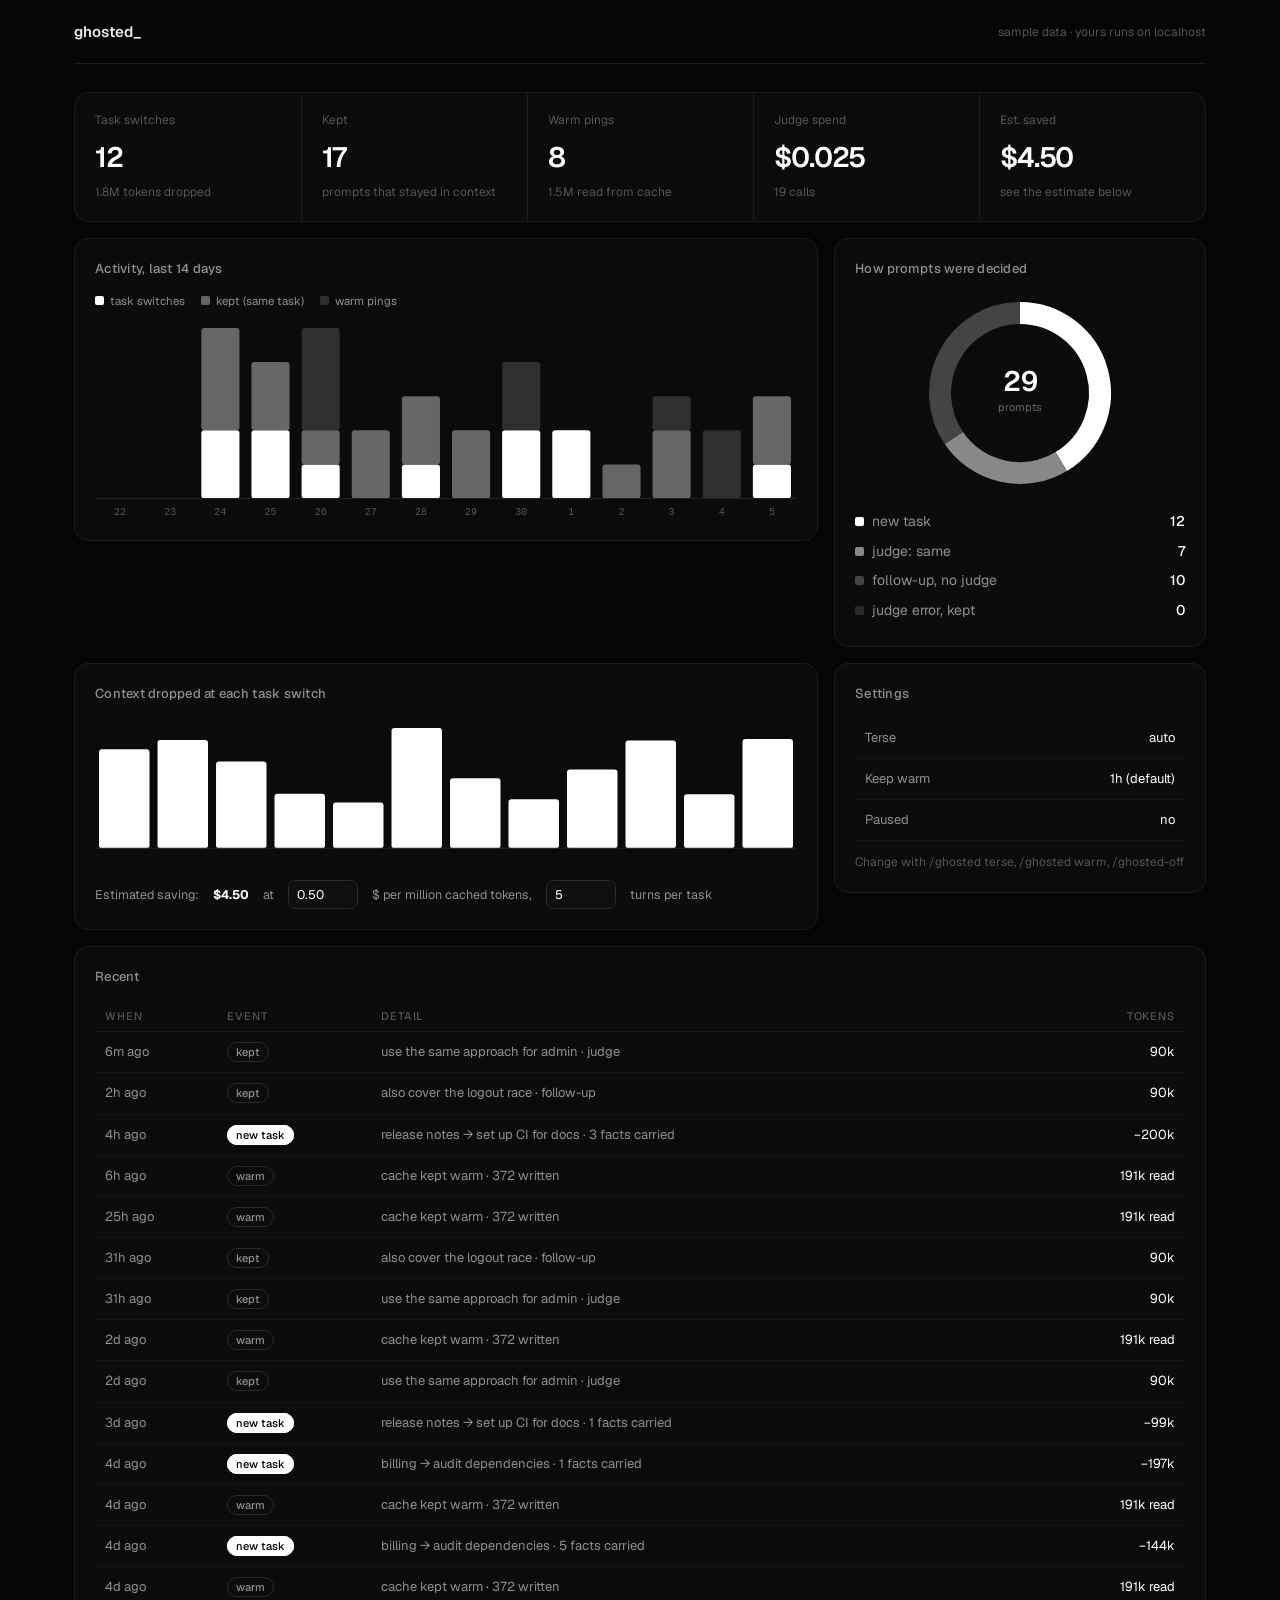
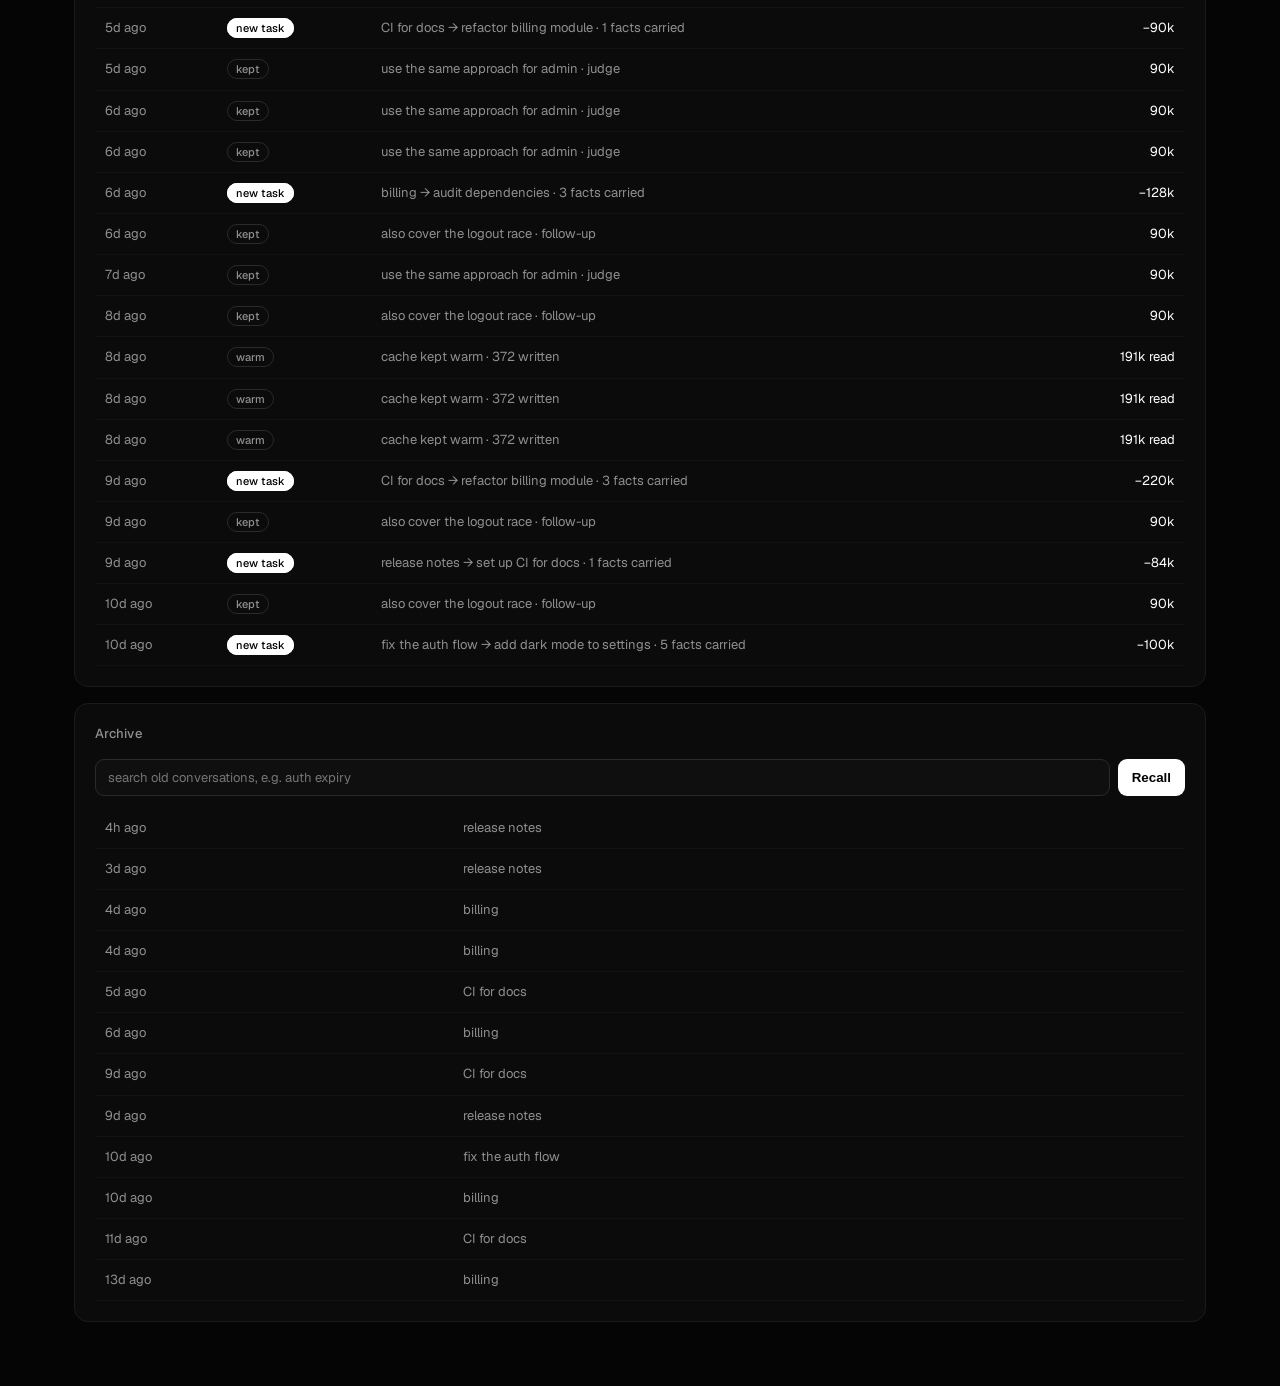
<file: docs/dashboard-demo.html>
<!DOCTYPE html>
<html lang="en"><head><meta charset="utf-8"><meta name="viewport" content="width=device-width, initial-scale=1">
<title>ghosted_ · dashboard (sample data)</title><meta name="robots" content="noindex">
<style>
:root { --bg:#050505; --s1:#0b0b0b; --line:#1b1b1b; --line2:#2a2a2a; --hi:#fff; --fg:#e8e8e8; --dim:#8f8f8f; --faint:#555;
  --sans: "Geist", -apple-system, BlinkMacSystemFont, "Segoe UI", sans-serif; --mono: var(--sans); }
@font-face { font-family: "Geist"; src: url(fonts/Geist-Variable.woff2) format("woff2"); font-weight: 100 900; font-display: swap; }
body { font-variant-numeric: tabular-nums; }
* { box-sizing: border-box; } html { background: var(--bg); color: var(--fg); }
body { margin: 0; font: 14px/1.55 var(--sans); -webkit-font-smoothing: antialiased; }
.wrap { max-width: 1180px; margin: 0 auto; padding: 0 24px 64px; }
header { display: flex; align-items: center; justify-content: space-between; height: 64px; border-bottom: 1px solid var(--line); margin-bottom: 28px; }
header b { font: 600 15px var(--mono); } header span { font: 12px var(--mono); color: var(--faint); }
h2 { font-size: 13px; font-weight: 500; color: var(--dim); margin: 0 0 14px; letter-spacing: .02em; }
.kpis { display: grid; grid-template-columns: repeat(5, 1fr); border: 1px solid var(--line); border-radius: 14px; background: var(--s1); margin-bottom: 16px; }
.kpis > div { padding: 18px 20px; border-left: 1px solid var(--line); } .kpis > div:first-child { border-left: 0; }
.kpis span { display: block; font-size: 12px; color: var(--faint); } .kpis b { display: block; font-size: 28px; letter-spacing: -.04em; color: var(--hi); margin: 6px 0 2px; font-weight: 600; }
.kpis small { color: var(--faint); font-size: 12px; }
.grid { display: grid; grid-template-columns: 2fr 1fr; gap: 16px; margin-bottom: 16px; align-items: start; }
.card { border: 1px solid var(--line); border-radius: 14px; background: var(--s1); padding: 20px; min-width: 0; }
svg { display: block; width: 100%; height: auto; }
.legend { display: flex; gap: 16px; font: 11.5px var(--mono); color: var(--dim); margin-bottom: 10px; }
.legend i { display: inline-block; width: 9px; height: 9px; border-radius: 2px; margin-right: 6px; }
table { width: 100%; border-collapse: collapse; font-size: 13px; }
th { text-align: left; font: 500 11px var(--mono); color: var(--faint); text-transform: uppercase; letter-spacing: .08em; padding: 8px 10px; border-bottom: 1px solid var(--line); }
td { padding: 10px; border-bottom: 1px solid #131313; color: var(--dim); vertical-align: top; } td:first-child { white-space: nowrap; }
td.n { text-align: right; font-family: var(--mono); color: var(--hi); white-space: nowrap; }
.tag { font: 500 11px var(--mono); padding: 2px 8px; border-radius: 999px; border: 1px solid var(--line2); color: var(--dim); white-space: nowrap; }
.tag.new { background: var(--hi); color: #000; border-color: var(--hi); }
.est { display: flex; gap: 14px; align-items: center; flex-wrap: wrap; font-size: 12.5px; color: var(--dim); margin-top: 12px; }
.est input { width: 70px; background: #0f0f0f; border: 1px solid var(--line2); color: var(--hi); border-radius: 7px; padding: 5px 8px; font: 12.5px var(--mono); }
.search { display: flex; gap: 8px; margin-bottom: 12px; }
.search input { flex: 1; background: #0f0f0f; border: 1px solid var(--line2); color: var(--hi); border-radius: 9px; padding: 9px 12px; font: 13px var(--mono); outline: 0; }
.search button { background: var(--hi); color: #000; border: 0; border-radius: 9px; padding: 0 14px; font-weight: 600; cursor: pointer; }
pre { white-space: pre-wrap; font: 12px/1.6 var(--mono); color: var(--dim); margin: 0; max-height: 320px; overflow: auto; }
.empty { color: var(--faint); padding: 18px 0; }
@media (max-width: 900px) { .kpis { grid-template-columns: repeat(2, 1fr); } .grid { grid-template-columns: 1fr; } }
</style></head><body><div class="wrap">
<header><b>ghosted_</b><span id="upd">loading…</span></header>
<div class="kpis" id="kpis"></div>
<div class="grid">
  <div class="card"><h2>Activity, last 14 days</h2><div class="legend"><span><i style="background:#fff"></i>task switches</span><span><i style="background:#666"></i>kept (same task)</span><span><i style="background:#2f2f2f"></i>warm pings</span></div><div id="days"></div></div>
  <div class="card"><h2>How prompts were decided</h2><div id="donut"></div></div>
</div>
<div class="grid">
  <div class="card"><h2>Context dropped at each task switch</h2><div id="drops"></div>
    <div class="est">Estimated saving: <b id="saved" style="color:#fff">$0</b> at <input id="price" type="number" step="0.05" value="0.50"> $ per million cached tokens, <input id="turns" type="number" step="1" value="5"> turns per task</div></div>
  <div class="card"><h2>Settings</h2><div id="settings"></div></div>
</div>
<div class="card" style="margin-bottom:16px"><h2>Recent</h2><div id="recent"></div></div>
<div class="card"><h2>Archive</h2><form class="search" id="rf"><input id="rq" placeholder="search old conversations, e.g. auth expiry"><button>Recall</button></form><pre id="rout"></pre><div id="arch"></div></div>
</div>
<script>
const T = new URLSearchParams(location.search).get('t');
const $ = s => document.querySelector(s), esc = s => String(s ?? '').replace(/[&<>"]/g, c => ({ '&': '&amp;', '<': '&lt;', '>': '&gt;', '"': '&quot;' }[c]));
const k = n => n >= 1e6 ? (n / 1e6).toFixed(1) + 'M' : n >= 1e3 ? Math.round(n / 1e3) + 'k' : String(n || 0);
const ago = ts => { const s = (Date.now() - new Date(ts)) / 1000; return s < 90 ? 'just now' : s < 5400 ? Math.round(s / 60) + 'm ago' : s < 129600 ? Math.round(s / 3600) + 'h ago' : Math.round(s / 86400) + 'd ago'; };
let D;
function render() {
  const ev = D.events, sw = ev.filter(e => e.kind === 'switch'), kept = ev.filter(e => e.kind === 'kept'), warm = ev.filter(e => e.kind === 'warm');
  const dropped = sw.reduce((t, e) => t + (e.tokens || 0), 0), judgeUsd = D.judge.reduce((t, c) => t + (c.usd || 0), 0);
  const price = +$('#price').value || 0, turns = +$('#turns').value || 0, saved = dropped * turns * price / 1e6;
  $('#saved').textContent = '$' + saved.toFixed(2);
  $('#kpis').innerHTML = [
    ['Task switches', sw.length, k(dropped) + ' tokens dropped'],
    ['Kept', kept.length, 'prompts that stayed in context'],
    ['Warm pings', warm.length, k(warm.reduce((t, e) => t + (e.tokens || 0), 0)) + ' read from cache'],
    ['Judge spend', '$' + judgeUsd.toFixed(3), D.judge.length + ' calls'],
    ['Est. saved', '$' + saved.toFixed(2), 'see the estimate below'],
  ].map(([a, b, c]) => '<div><span>' + a + '</span><b>' + b + '</b><small>' + c + '</small></div>').join('');
  // activity per day
  const days = [...Array(14)].map((_, i) => { const d = new Date(); d.setHours(0, 0, 0, 0); d.setDate(d.getDate() - 13 + i); return d; });
  const per = days.map(d => { const n = new Date(d); n.setDate(n.getDate() + 1); const inDay = e => new Date(e.ts) >= d && new Date(e.ts) < n;
    return [sw.filter(inDay).length, kept.filter(inDay).length, warm.filter(inDay).length]; });
  const max = Math.max(1, ...per.map(p => p[0] + p[1] + p[2])), W = 700, H = 180, bw = W / 14;
  $('#days').innerHTML = '<svg viewBox="0 0 ' + W + ' ' + (H + 22) + '">' + per.map((p, i) => {
    let y = H, out = '';
    [['#fff', p[0]], ['#666', p[1]], ['#2f2f2f', p[2]]].forEach(([c, v]) => { const h = v / max * (H - 10); y -= h; if (v) out += '<rect x="' + (i * bw + 6) + '" y="' + y + '" width="' + (bw - 12) + '" height="' + h + '" rx="3" fill="' + c + '"><title>' + v + '</title></rect>'; });
    return out + '<text x="' + (i * bw + bw / 2) + '" y="' + (H + 16) + '" text-anchor="middle" font-size="10" fill="#555" font-family="monospace">' + (days[i].getDate()) + '</text>';
  }).join('') + '<line x1="0" x2="' + W + '" y1="' + H + '" y2="' + H + '" stroke="#222"/></svg>';
  // decisions donut
  const parts = [['new task', sw.length, '#fff'], ['judge: same', kept.filter(e => e.why === 'judge').length, '#888'], ['follow-up, no judge', kept.filter(e => e.why === 'follow-up').length, '#444'], ['judge error, kept', kept.filter(e => e.why === 'judge-error').length, '#2a2a2a']];
  const total = parts.reduce((t, p) => t + p[1], 0);
  let a0 = -Math.PI / 2, arcs = '';
  if (total) parts.forEach(([, v, c]) => { if (!v) return; const a1 = a0 + v / total * Math.PI * 2 - 0.0001, big = a1 - a0 > Math.PI ? 1 : 0;
    arcs += '<path d="M' + (100 + 80 * Math.cos(a0)) + ',' + (100 + 80 * Math.sin(a0)) + ' A80,80 0 ' + big + ' 1 ' + (100 + 80 * Math.cos(a1)) + ',' + (100 + 80 * Math.sin(a1)) + '" fill="none" stroke="' + c + '" stroke-width="22"/>'; a0 = a1 + 0.0001; });
  $('#donut').innerHTML = total ? '<svg viewBox="0 0 200 200" style="max-width:200px;margin:0 auto 14px">' + arcs + '<text x="100" y="98" text-anchor="middle" fill="#fff" font-size="28" font-weight="600">' + total + '</text><text x="100" y="118" text-anchor="middle" fill="#666" font-size="11">prompts</text></svg>'
    + parts.map(p => '<div style="display:flex;justify-content:space-between;padding:4px 0;color:#8f8f8f"><span><i style="display:inline-block;width:9px;height:9px;border-radius:2px;margin-right:8px;background:' + p[2] + '"></i>' + p[0] + '</span><b style="color:#fff;font-weight:500">' + p[1] + '</b></div>').join('')
    : '<p class="empty">No prompts judged yet. They show up once a session passes 20k tokens.</p>';
  // drops
  const last = sw.slice(-24), dm = Math.max(1, ...last.map(e => e.tokens || 0));
  $('#drops').innerHTML = last.length ? '<svg viewBox="0 0 700 150">' + last.map((e, i) => { const h = (e.tokens || 0) / dm * 120, w = 700 / Math.max(last.length, 8);
    return '<rect x="' + (i * w + 4) + '" y="' + (130 - h) + '" width="' + (w - 8) + '" height="' + h + '" rx="3" fill="#fff"><title>' + esc(e.old || 'earlier task') + ' → ' + esc(e.focus || '') + ': ' + k(e.tokens) + '</title></rect>'; }).join('') + '<line x1="0" x2="700" y1="130" y2="130" stroke="#222"/></svg>'
    : '<p class="empty">No task switches yet.</p>';
  // settings
  const s = D.settings;
  $('#settings').innerHTML = '<table>' + [['Terse', s.terse || 'auto'], ['Keep warm', s.keep_warm || '1h (default)'], ['Paused', s.paused ? 'yes' : 'no']]
    .map(([a, b]) => '<tr><td>' + a + '</td><td class="n">' + esc(b) + '</td></tr>').join('') + '</table><p style="color:#555;font-size:12px;margin:12px 0 0">Change with /ghosted terse, /ghosted warm, /ghosted-off</p>';
  // recent
  const rows = ev.slice(-30).reverse();
  $('#recent').innerHTML = rows.length ? '<table><thead><tr><th>When</th><th>Event</th><th>Detail</th><th style="text-align:right">Tokens</th></tr></thead><tbody>' + rows.map(e => {
    const tag = e.kind === 'switch' ? '<span class="tag new">new task</span>' : '<span class="tag">' + esc(e.kind) + '</span>';
    const det = e.kind === 'switch' ? esc(e.old || 'earlier task') + ' → ' + esc(e.focus || '') + (e.carry ? ' · ' + e.carry + ' facts carried' : '')
      : e.kind === 'kept' ? esc(e.prompt || '') + ' · ' + esc(e.why || '') : e.kind === 'warm' ? 'cache kept warm' + (e.write != null ? ' · ' + k(e.write) + ' written' : '')
      : e.kind === 'warm-miss' ? 'ping missed the cache; warming stopped for that session' : e.kind === 'midrun' ? 'compacted mid-run' : '';
    const n = e.kind === 'switch' ? '−' + k(e.tokens) : e.kind === 'warm' ? k(e.tokens) + ' read' : e.tokens ? k(e.tokens) : '';
    return '<tr><td>' + ago(e.ts) + '</td><td>' + tag + '</td><td>' + det + '</td><td class="n">' + n + '</td></tr>'; }).join('') + '</tbody></table>'
    : '<p class="empty">Nothing yet. Keep working; ghosted_ logs here as it acts.</p>';
  $('#arch').innerHTML = D.archive.length ? '<table><tbody>' + D.archive.slice().reverse().slice(0, 12).map(a => '<tr><td>' + ago(a.ts) + '</td><td>' + esc(a.task) + '</td><td class="n">' + (a.tokens ? k(a.tokens) : '') + '</td></tr>').join('') + '</tbody></table>' : '';
  $('#upd').textContent = 'live · updated ' + new Date().toLocaleTimeString();
}
const SAMPLE = {"events": [{"ts": "2026-10-16T13:28:25.406554+00:00", "kind": "switch", "tokens": 181000, "old": "billing", "focus": "audit dependencies", "carry": 5, "why": "judge", "ms": 3400}, {"ts": "2026-10-18T14:24:14.492369+00:00", "kind": "kept", "tokens": 90000, "why": "follow-up", "prompt": "also cover the logout race"}, {"ts": "2026-10-18T16:08:24.069167+00:00", "kind": "switch", "tokens": 198000, "old": "CI for docs", "focus": "refactor billing module", "carry": 5, "why": "judge", "ms": 3400}, {"ts": "2026-10-18T17:00:35.711768+00:00", "kind": "kept", "tokens": 90000, "why": "follow-up", "prompt": "also cover the logout race"}, {"ts": "2026-10-18T18:06:34.226623+00:00", "kind": "kept", "tokens": 90000, "why": "follow-up", "prompt": "also cover the logout race"}, {"ts": "2026-10-19T11:37:34.634056+00:00", "kind": "switch", "tokens": 159000, "old": "billing", "focus": "audit dependencies", "carry": 4, "why": "judge", "ms": 3400}, {"ts": "2026-10-19T15:03:18.518745+00:00", "kind": "kept", "tokens": 90000, "why": "follow-up", "prompt": "also cover the logout race"}, {"ts": "2026-10-19T15:05:43.287218+00:00", "kind": "switch", "tokens": 100000, "old": "fix the auth flow", "focus": "add dark mode to settings", "carry": 5, "why": "judge", "ms": 3400}, {"ts": "2026-10-19T17:52:21.140735+00:00", "kind": "kept", "tokens": 90000, "why": "follow-up", "prompt": "also cover the logout race"}, {"ts": "2026-10-20T10:30:07.564730+00:00", "kind": "switch", "tokens": 84000, "old": "release notes", "focus": "set up CI for docs", "carry": 1, "why": "judge", "ms": 3400}, {"ts": "2026-10-20T14:50:44.387618+00:00", "kind": "kept", "tokens": 90000, "why": "follow-up", "prompt": "also cover the logout race"}, {"ts": "2026-10-20T17:07:37.561606+00:00", "kind": "switch", "tokens": 220000, "old": "CI for docs", "focus": "refactor billing module", "carry": 3, "why": "judge", "ms": 3400}, {"ts": "2026-10-21T11:21:49.128468+00:00", "kind": "warm", "tokens": 191089, "write": 372}, {"ts": "2026-10-21T12:45:32.379245+00:00", "kind": "warm", "tokens": 191089, "write": 372}, {"ts": "2026-10-21T13:32:27.013142+00:00", "kind": "warm", "tokens": 191089, "write": 372}, {"ts": "2026-10-21T15:24:27.242703+00:00", "kind": "kept", "tokens": 90000, "why": "follow-up", "prompt": "also cover the logout race"}, {"ts": "2026-10-22T12:37:33.327714+00:00", "kind": "kept", "tokens": 90000, "why": "judge", "prompt": "use the same approach for admin", "ms": 3300}, {"ts": "2026-10-23T10:58:38.220426+00:00", "kind": "kept", "tokens": 90000, "why": "follow-up", "prompt": "also cover the logout race"}, {"ts": "2026-10-23T12:30:15.534599+00:00", "kind": "switch", "tokens": 128000, "old": "billing", "focus": "audit dependencies", "carry": 3, "why": "judge", "ms": 3400}, {"ts": "2026-10-23T13:06:17.221615+00:00", "kind": "kept", "tokens": 90000, "why": "judge", "prompt": "use the same approach for admin", "ms": 3300}, {"ts": "2026-10-23T17:13:09.741484+00:00", "kind": "kept", "tokens": 90000, "why": "judge", "prompt": "use the same approach for admin", "ms": 3300}, {"ts": "2026-10-24T11:48:36.319528+00:00", "kind": "kept", "tokens": 90000, "why": "judge", "prompt": "use the same approach for admin", "ms": 3300}, {"ts": "2026-10-24T17:00:31.421996+00:00", "kind": "switch", "tokens": 90000, "old": "CI for docs", "focus": "refactor billing module", "carry": 1, "why": "judge", "ms": 3400}, {"ts": "2026-10-25T11:10:03.391931+00:00", "kind": "warm", "tokens": 191089, "write": 372}, {"ts": "2026-10-25T13:17:54.927958+00:00", "kind": "switch", "tokens": 144000, "old": "billing", "focus": "audit dependencies", "carry": 5, "why": "judge", "ms": 3400}, {"ts": "2026-10-25T14:10:17.358019+00:00", "kind": "warm", "tokens": 191089, "write": 372}, {"ts": "2026-10-25T15:44:14.967240+00:00", "kind": "switch", "tokens": 197000, "old": "billing", "focus": "audit dependencies", "carry": 1, "why": "judge", "ms": 3400}, {"ts": "2026-10-26T10:26:36.319426+00:00", "kind": "switch", "tokens": 99000, "old": "release notes", "focus": "set up CI for docs", "carry": 1, "why": "judge", "ms": 3400}, {"ts": "2026-10-27T11:02:29.667107+00:00", "kind": "kept", "tokens": 90000, "why": "judge", "prompt": "use the same approach for admin", "ms": 3300}, {"ts": "2026-10-27T15:42:15.145806+00:00", "kind": "warm", "tokens": 191089, "write": 372}, {"ts": "2026-10-28T11:15:20.588983+00:00", "kind": "kept", "tokens": 90000, "why": "judge", "prompt": "use the same approach for admin", "ms": 3300}, {"ts": "2026-10-28T11:16:48.687731+00:00", "kind": "kept", "tokens": 90000, "why": "follow-up", "prompt": "also cover the logout race"}, {"ts": "2026-10-28T17:23:39.367400+00:00", "kind": "warm", "tokens": 191089, "write": 372}, {"ts": "2026-10-29T12:29:23.568927+00:00", "kind": "warm", "tokens": 191089, "write": 372}, {"ts": "2026-10-29T14:42:55.026903+00:00", "kind": "switch", "tokens": 200000, "old": "release notes", "focus": "set up CI for docs", "carry": 3, "why": "judge", "ms": 3400}, {"ts": "2026-10-29T16:02:40.006579+00:00", "kind": "kept", "tokens": 90000, "why": "follow-up", "prompt": "also cover the logout race"}, {"ts": "2026-10-29T18:07:23.489173+00:00", "kind": "kept", "tokens": 90000, "why": "judge", "prompt": "use the same approach for admin", "ms": 3300}], "judge": [{"ts": "2026-10-16T13:28:25.406554+00:00", "usd": 0.0013}, {"ts": "2026-10-18T16:08:24.069167+00:00", "usd": 0.0013}, {"ts": "2026-10-19T11:37:34.634056+00:00", "usd": 0.0013}, {"ts": "2026-10-19T15:05:43.287218+00:00", "usd": 0.0013}, {"ts": "2026-10-20T10:30:07.564730+00:00", "usd": 0.0013}, {"ts": "2026-10-20T17:07:37.561606+00:00", "usd": 0.0013}, {"ts": "2026-10-22T12:37:33.327714+00:00", "usd": 0.0013}, {"ts": "2026-10-23T12:30:15.534599+00:00", "usd": 0.0013}, {"ts": "2026-10-23T13:06:17.221615+00:00", "usd": 0.0013}, {"ts": "2026-10-23T17:13:09.741484+00:00", "usd": 0.0013}, {"ts": "2026-10-24T11:48:36.319528+00:00", "usd": 0.0013}, {"ts": "2026-10-24T17:00:31.421996+00:00", "usd": 0.0013}, {"ts": "2026-10-25T13:17:54.927958+00:00", "usd": 0.0013}, {"ts": "2026-10-25T15:44:14.967240+00:00", "usd": 0.0013}, {"ts": "2026-10-26T10:26:36.319426+00:00", "usd": 0.0013}, {"ts": "2026-10-27T11:02:29.667107+00:00", "usd": 0.0013}, {"ts": "2026-10-28T11:15:20.588983+00:00", "usd": 0.0013}, {"ts": "2026-10-29T14:42:55.026903+00:00", "usd": 0.0013}, {"ts": "2026-10-29T18:07:23.489173+00:00", "usd": 0.0013}], "archive": [{"ts": "2026-10-16T13:28:25.406554+00:00", "task": "billing"}, {"ts": "2026-10-18T16:08:24.069167+00:00", "task": "CI for docs"}, {"ts": "2026-10-19T11:37:34.634056+00:00", "task": "billing"}, {"ts": "2026-10-19T15:05:43.287218+00:00", "task": "fix the auth flow"}, {"ts": "2026-10-20T10:30:07.564730+00:00", "task": "release notes"}, {"ts": "2026-10-20T17:07:37.561606+00:00", "task": "CI for docs"}, {"ts": "2026-10-23T12:30:15.534599+00:00", "task": "billing"}, {"ts": "2026-10-24T17:00:31.421996+00:00", "task": "CI for docs"}, {"ts": "2026-10-25T13:17:54.927958+00:00", "task": "billing"}, {"ts": "2026-10-25T15:44:14.967240+00:00", "task": "billing"}, {"ts": "2026-10-26T10:26:36.319426+00:00", "task": "release notes"}, {"ts": "2026-10-29T14:42:55.026903+00:00", "task": "release notes"}], "settings": {}};
async function load() {
  // keep the sample recent: shift its timestamps so the newest event is a few minutes ago
  const off = Date.now() - 6 * 60e3 - Math.max(...SAMPLE.events.map(e => +new Date(e.ts)));
  const sh = e => ({ ...e, ts: new Date(+new Date(e.ts) + off).toISOString() });
  D = { ...SAMPLE, events: SAMPLE.events.map(sh), judge: SAMPLE.judge.map(sh), archive: SAMPLE.archive.map(sh) }; render(); $('#upd').textContent = 'sample data · yours runs on localhost'; }
$('#price').oninput = $('#turns').oninput = () => D && render();
$('#rf').onsubmit = e => { e.preventDefault(); $('#rout').textContent = 'In the plugin this searches your own archived conversations on your machine.'; };
load();
// Embedded on the site: the page brings the dashboard up to a stop point first (site.js, __dashStop). Once it is
// there, scrolling moves inside it; past its top or bottom the page takes over again. The frame lights up meanwhile.
if (window.parent !== window && parent.__dashStop) {
  const se = document.scrollingElement, frame = parent.document.querySelector('.dashframe');
  let offTimer;
  const live = on => { if (!frame) return; frame.classList.toggle('live', on); clearTimeout(offTimer); if (on) offTimer = setTimeout(() => frame.classList.remove('live'), 1500); };
  addEventListener('wheel', e => {
    const dy = e.deltaMode === 1 ? e.deltaY * 16 : e.deltaY;
    if (parent.__dashStop(dy)) { e.preventDefault(); live(true); return; }
    const below = parent.__dashTop() > 1; // not at the stop line yet
    const atTop = se.scrollTop <= 0, atEnd = se.scrollTop + innerHeight >= se.scrollHeight - 1;
    if ((dy > 0 && (below || atEnd)) || (dy < 0 && atTop)) {
      e.preventDefault();
      parent.scrollBy({ top: dy, left: 0, behavior: 'instant' });
      live(false);
    } else live(true);
  }, { passive: false });
}
</script></body></html>
</file>
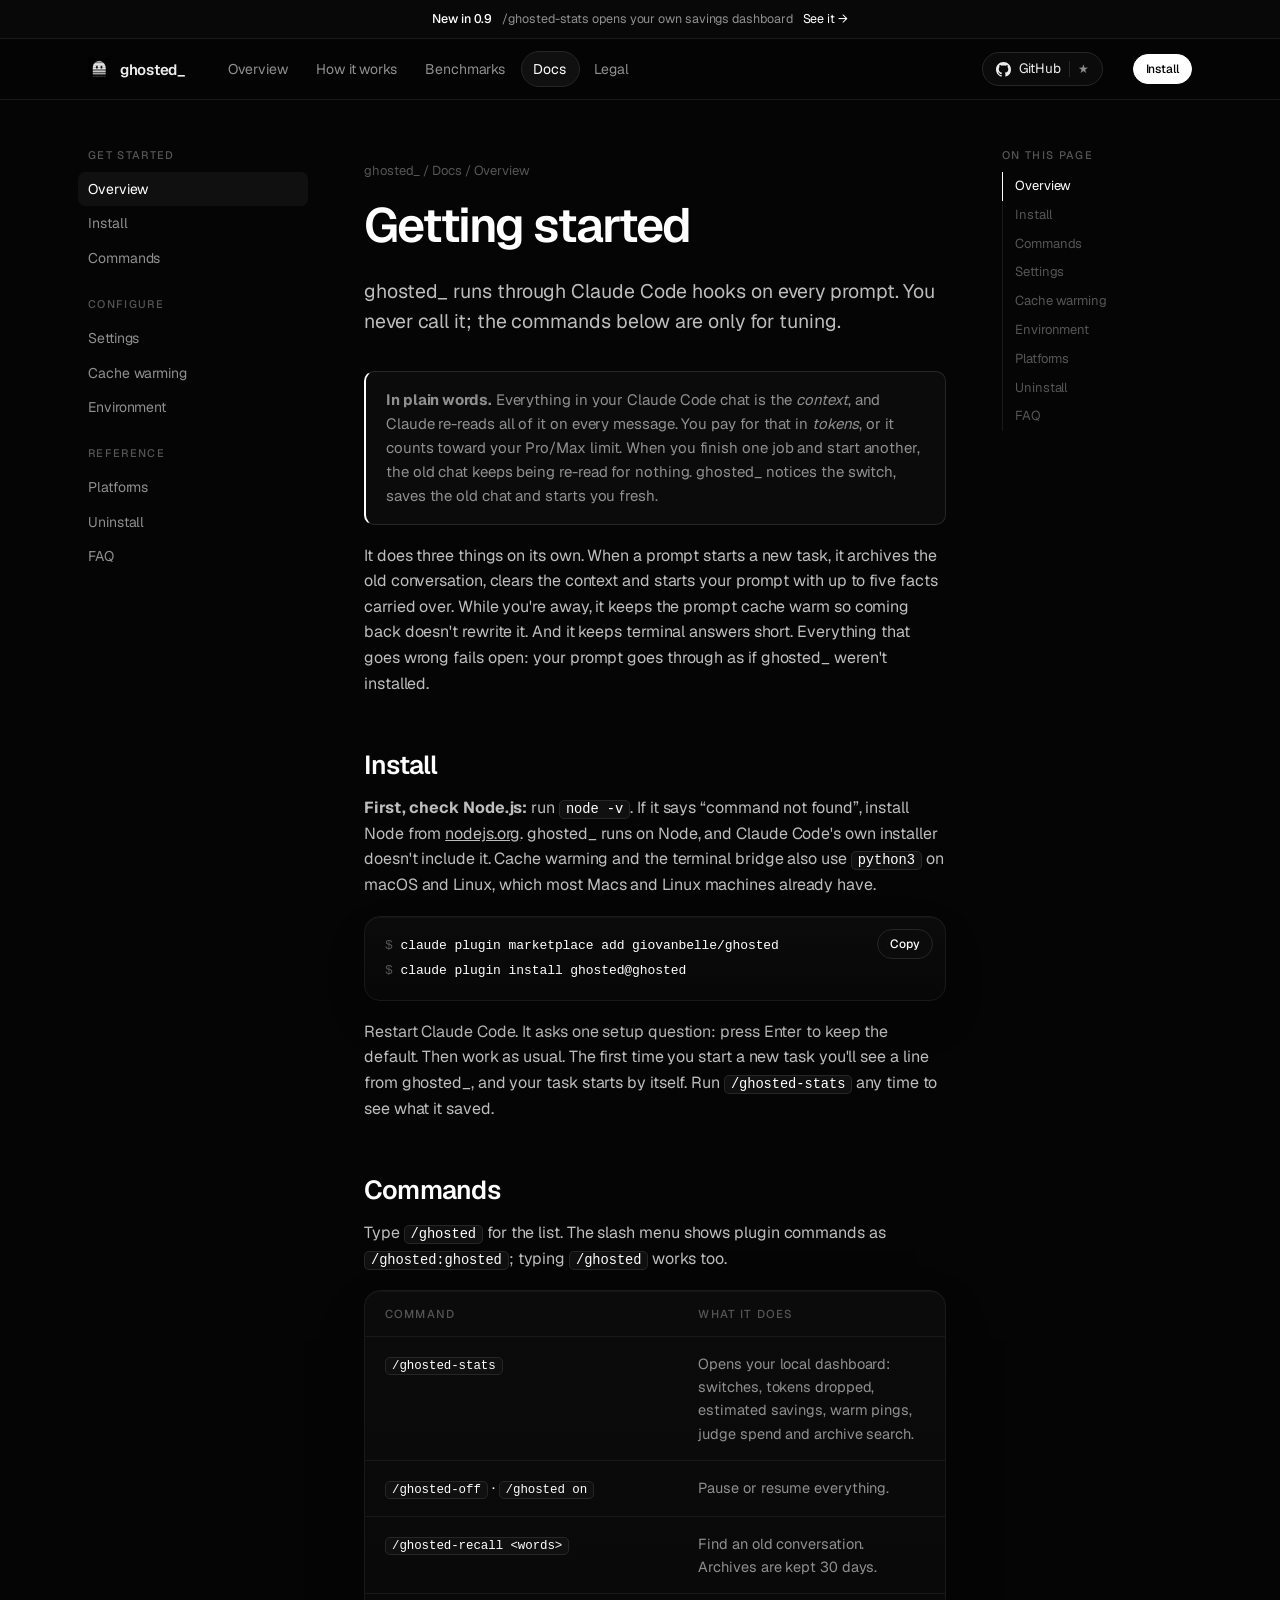
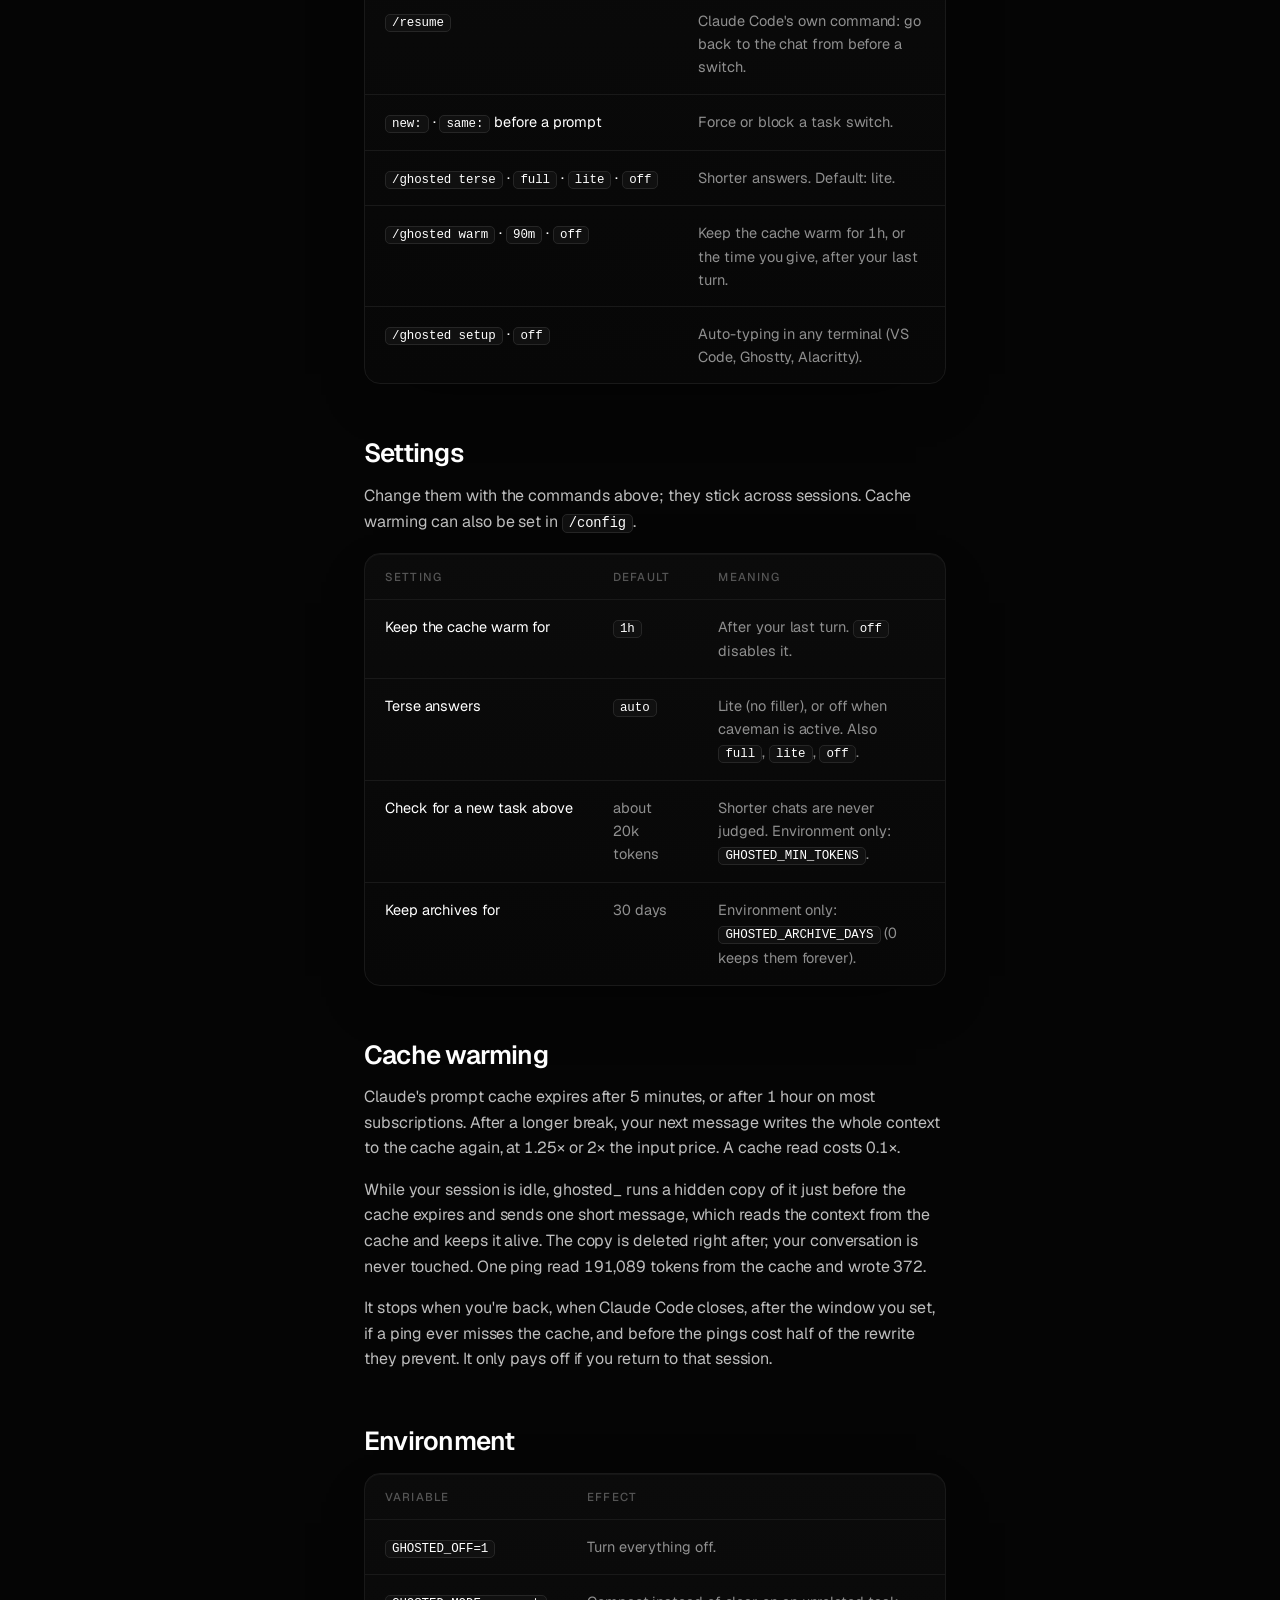
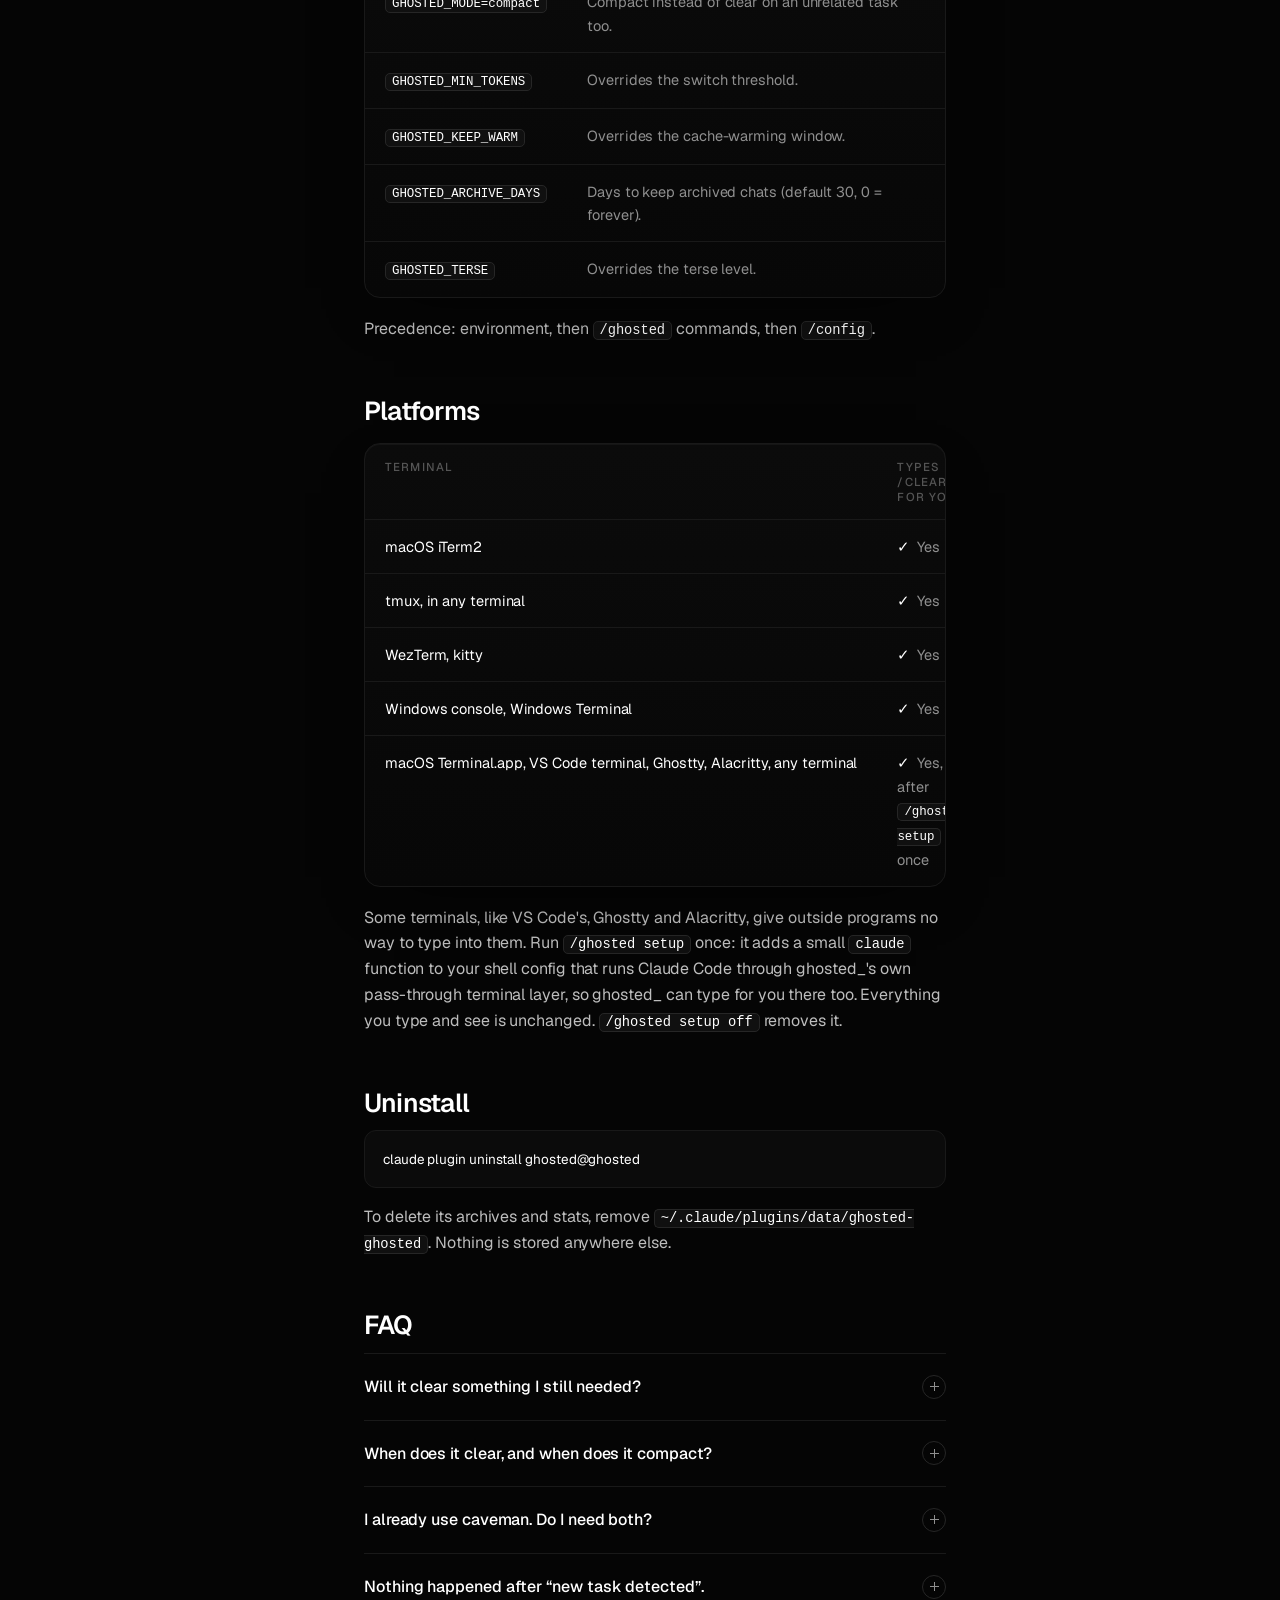
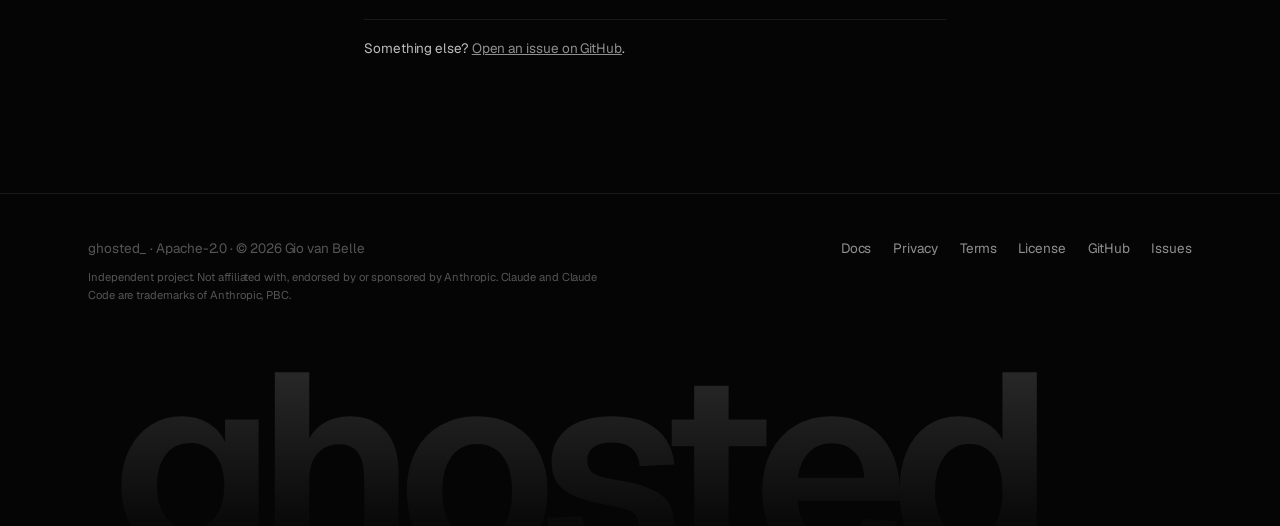
<file: docs/docs.html>
<!DOCTYPE html>
<html lang="en">
<head>
<meta charset="utf-8">
<meta name="viewport" content="width=device-width, initial-scale=1">
<title>Docs · ghosted_</title>
<meta name="description" content="Install, configure and use ghosted_ for Claude Code: commands, settings, cache warming, platforms, environment variables, uninstall and FAQ.">
<link rel="canonical" href="https://giovanbelle.github.io/ghosted/docs.html">
<meta name="theme-color" content="#000000">
<meta property="og:type" content="website">
<meta property="og:url" content="https://giovanbelle.github.io/ghosted/docs.html">
<meta property="og:title" content="Docs · ghosted_">
<meta property="og:description" content="Install, configure and use ghosted_ for Claude Code: commands, settings, cache warming, platforms, environment variables, uninstall and FAQ.">
<meta property="og:image" content="https://giovanbelle.github.io/ghosted/og.png">
<meta property="og:image:width" content="1200">
<meta property="og:image:height" content="630">
<meta name="twitter:card" content="summary_large_image">
<meta name="twitter:image" content="https://giovanbelle.github.io/ghosted/og.png">
<link rel="icon" href="favicon.png">
<link rel="preload" href="fonts/Geist-Variable.woff2" as="font" type="font/woff2" crossorigin>
<link rel="stylesheet" href="style.css?v=f8089982">
</head>
<body>
<a class="skip" href="#main">Skip to content</a>
<div class="announce"><a href="index.html#dash"><b>New in 0.9</b> /ghosted-stats opens your own savings dashboard <span>See it →</span></a></div>
<header class="top">
  <div class="wrap">
    <a class="brand" href="./"><img src="favicon.png" alt="ghosted_ home" width="24" height="24"><span>ghosted_</span></a>
    <nav class="tabs" aria-label="Pages"><a href="./">Overview</a><a href="how-it-works.html">How it works</a><a href="benchmarks.html">Benchmarks</a><a href="docs.html" aria-current="page">Docs</a><a href="legal.html">Legal</a></nav>
    <a class="ghbtn" href="https://github.com/giovanbelle/ghosted"><svg width="15" height="15" viewBox="0 0 16 16" fill="currentColor" aria-hidden="true"><path d="M8 0C3.58 0 0 3.58 0 8c0 3.54 2.29 6.53 5.47 7.59.4.07.55-.17.55-.38 0-.19-.01-.82-.01-1.49-2.01.37-2.53-.49-2.69-.94-.09-.23-.48-.94-.82-1.13-.28-.15-.68-.52-.01-.53.63-.01 1.08.58 1.23.82.72 1.21 1.87.87 2.33.66.07-.52.28-.87.51-1.07-1.78-.2-3.64-.89-3.64-3.95 0-.87.31-1.59.82-2.15-.08-.2-.36-1.02.08-2.12 0 0 .67-.21 2.2.82.64-.18 1.32-.27 2-.27.68 0 1.36.09 2 .27 1.53-1.04 2.2-.82 2.2-.82.44 1.1.16 1.92.08 2.12.51.56.82 1.27.82 2.15 0 3.07-1.87 3.75-3.65 3.95.29.25.54.73.54 1.48 0 1.07-.01 1.93-.01 2.2 0 .21.15.46.55.38A8.013 8.013 0 0016 8c0-4.42-3.58-8-8-8z"/></svg><span>GitHub</span><b id="stars">★</b></a>
    <a class="btn primary sm cta-sm" href="index.html#install">Install</a>
  </div>
</header>
<main id="main">
<div class="wrap docs">
  <nav class="dnav" aria-label="Docs">
    <div class="grp"><p class="h">Get started</p><a href="#overview">Overview</a><a href="#install">Install</a><a href="#commands">Commands</a></div>
    <div class="grp"><p class="h">Configure</p><a href="#settings">Settings</a><a href="#warm">Cache warming</a><a href="#env">Environment</a></div>
    <div class="grp"><p class="h">Reference</p><a href="#platforms">Platforms</a><a href="#uninstall">Uninstall</a><a href="#faq">FAQ</a></div>
  </nav>

  <article class="doc">
    <p class="crumbs">ghosted_ / Docs / Overview</p>
    <h1 id="overview">Getting started</h1>
    <p class="lede">ghosted_ runs through Claude Code hooks on every prompt. You never call it; the commands below are only for tuning.</p>
    <div class="callout" style="margin:18px 0"><b>In plain words.</b> Everything in your Claude Code chat is the <i>context</i>, and Claude re-reads all of it on every message. You pay for that in <i>tokens</i>, or it counts toward your Pro/Max limit. When you finish one job and start another, the old chat keeps being re-read for nothing. ghosted_ notices the switch, saves the old chat and starts you fresh.</div>
    <p>It does three things on its own. When a prompt starts a new task, it archives the old conversation, clears the context and starts your prompt with up to five facts carried over. While you're away, it keeps the prompt cache warm so coming back doesn't rewrite it. And it keeps terminal answers short. Everything that goes wrong fails open: your prompt goes through as if ghosted_ weren't installed.</p>

    <h2 id="install">Install</h2>
    <p><b>First, check Node.js:</b> run <code>node -v</code>. If it says “command not found”, install Node from <a href="https://nodejs.org">nodejs.org</a>. ghosted_ runs on Node, and Claude Code's own installer doesn't include it. Cache warming and the terminal bridge also use <code>python3</code> on macOS and Linux, which most Macs and Linux machines already have.</p>
    <div class="install" style="margin:18px 0">
      <button type="button" class="btn sm" data-copy="claude plugin marketplace add giovanbelle/ghosted\nclaude plugin install ghosted@ghosted" aria-label="Copy install commands">Copy</button>
      <div><span class="p">$ </span>claude plugin marketplace add giovanbelle/ghosted</div>
      <div><span class="p">$ </span>claude plugin install ghosted@ghosted</div>
    </div>
    <p>Restart Claude Code. It asks one setup question: press Enter to keep the default. Then work as usual. The first time you start a new task you'll see a line from ghosted_, and your task starts by itself. Run <code>/ghosted-stats</code> any time to see what it saved.</p>

    <h2 id="commands">Commands</h2>
    <p>Type <code>/ghosted</code> for the list. The slash menu shows plugin commands as <code>/ghosted:ghosted</code>; typing <code>/ghosted</code> works too.</p>
    <div class="tablewrap"><table>
      <thead><tr><th scope="col">Command</th><th scope="col">What it does</th></tr></thead>
      <tbody>
        <tr><td><code>/ghosted-stats</code></td><td>Opens your local dashboard: switches, tokens dropped, estimated savings, warm pings, judge spend and archive search.</td></tr>
        <tr><td><code>/ghosted-off</code> · <code>/ghosted on</code></td><td>Pause or resume everything.</td></tr>
        <tr><td><code>/ghosted-recall &lt;words&gt;</code></td><td>Find an old conversation. Archives are kept 30 days.</td></tr>
        <tr><td><code>/resume</code></td><td>Claude Code's own command: go back to the chat from before a switch.</td></tr>
        <tr><td><code>new:</code> · <code>same:</code> before a prompt</td><td>Force or block a task switch.</td></tr>
        <tr><td><code>/ghosted terse</code> · <code>full</code> · <code>lite</code> · <code>off</code></td><td>Shorter answers. Default: lite.</td></tr>
        <tr><td><code>/ghosted warm</code> · <code>90m</code> · <code>off</code></td><td>Keep the cache warm for 1h, or the time you give, after your last turn.</td></tr>
        <tr><td><code>/ghosted setup</code> · <code>off</code></td><td>Auto-typing in any terminal (VS Code, Ghostty, Alacritty).</td></tr>
      </tbody>
    </table></div>

    <h2 id="settings">Settings</h2>
    <p>Change them with the commands above; they stick across sessions. Cache warming can also be set in <code>/config</code>.</p>
    <div class="tablewrap"><table>
      <thead><tr><th scope="col">Setting</th><th scope="col">Default</th><th scope="col">Meaning</th></tr></thead>
      <tbody>
        <tr><td>Keep the cache warm for</td><td><code>1h</code></td><td>After your last turn. <code>off</code> disables it.</td></tr>
        <tr><td>Terse answers</td><td><code>auto</code></td><td>Lite (no filler), or off when caveman is active. Also <code>full</code>, <code>lite</code>, <code>off</code>.</td></tr>
        <tr><td>Check for a new task above</td><td>about 20k tokens</td><td>Shorter chats are never judged. Environment only: <code>GHOSTED_MIN_TOKENS</code>.</td></tr>
        <tr><td>Keep archives for</td><td>30 days</td><td>Environment only: <code>GHOSTED_ARCHIVE_DAYS</code> (0 keeps them forever).</td></tr>
      </tbody>
    </table></div>

    <h2 id="warm">Cache warming</h2>
    <p>Claude's prompt cache expires after 5 minutes, or after 1 hour on most subscriptions. After a longer break, your next message writes the whole context to the cache again, at 1.25× or 2× the input price. A cache read costs 0.1×.</p>
    <p>While your session is idle, ghosted_ runs a hidden copy of it just before the cache expires and sends one short message, which reads the context from the cache and keeps it alive. The copy is deleted right after; your conversation is never touched. One ping read 191,089 tokens from the cache and wrote 372.</p>
    <p>It stops when you're back, when Claude Code closes, after the window you set, if a ping ever misses the cache, and before the pings cost half of the rewrite they prevent. It only pays off if you return to that session.</p>

    <h2 id="env">Environment</h2>
    <div class="tablewrap"><table>
      <thead><tr><th scope="col">Variable</th><th scope="col">Effect</th></tr></thead>
      <tbody>
        <tr><td><code>GHOSTED_OFF=1</code></td><td>Turn everything off.</td></tr>
        <tr><td><code>GHOSTED_MODE=compact</code></td><td>Compact instead of clear on an unrelated task too.</td></tr>
        <tr><td><code>GHOSTED_MIN_TOKENS</code></td><td>Overrides the switch threshold.</td></tr>
        <tr><td><code>GHOSTED_KEEP_WARM</code></td><td>Overrides the cache-warming window.</td></tr>
        <tr><td><code>GHOSTED_ARCHIVE_DAYS</code></td><td>Days to keep archived chats (default 30, 0 = forever).</td></tr>
        <tr><td><code>GHOSTED_TERSE</code></td><td>Overrides the terse level.</td></tr>
      </tbody>
    </table></div>
    <p>Precedence: environment, then <code>/ghosted</code> commands, then <code>/config</code>.</p>

    <h2 id="platforms">Platforms</h2>
    <div class="tablewrap"><table>
      <thead><tr><th scope="col">Terminal</th><th scope="col">Types /clear for you</th><th scope="col">Cache warming</th></tr></thead>
      <tbody>
        <tr><td>macOS iTerm2</td><td class="ok">Yes</td><td class="ok">Yes</td></tr>
        <tr><td>tmux, in any terminal</td><td class="ok">Yes</td><td class="ok">Yes</td></tr>
        <tr><td>WezTerm, kitty</td><td class="ok">Yes</td><td class="ok">Yes</td></tr>
        <tr><td>Windows console, Windows Terminal</td><td class="ok">Yes</td><td class="ok">Yes</td></tr>
        <tr><td>macOS Terminal.app, VS Code terminal, Ghostty, Alacritty, any terminal</td><td class="ok">Yes, after <code>/ghosted setup</code> once</td><td class="ok">Yes</td></tr>
      </tbody>
    </table></div>
    <p>Some terminals, like VS Code's, Ghostty and Alacritty, give outside programs no way to type into them. Run <code>/ghosted setup</code> once: it adds a small <code>claude</code> function to your shell config that runs Claude Code through ghosted_'s own pass-through terminal layer, so ghosted_ can type for you there too. Everything you type and see is unchanged. <code>/ghosted setup off</code> removes it.</p>

    <h2 id="uninstall">Uninstall</h2>
    <pre>claude plugin uninstall ghosted@ghosted</pre>
    <p>To delete its archives and stats, remove <code>~/.claude/plugins/data/ghosted-ghosted</code>. Nothing is stored anywhere else.</p>

    <h2 id="faq">FAQ</h2>
    <details><summary>Will it clear something I still needed?</summary><p>Rarely: on 177 real moments from real sessions, none cleared a chat that was still needed, and 3 summarised one that was. A new feature, page or document on the same project is summarised, not cleared. If a switch was wrong, run <code>/resume</code> and pick the previous chat. Start a prompt with <code>same:</code> to block a switch.</p></details>
    <details><summary>When does it clear, and when does it compact?</summary><p>An unrelated task gets <code>/clear</code>: on chats resumed after their cache expired that saved 70%, against 34% for compacting, because a summary still carries old text. In a chat you keep using, the saving is smaller and grows with the work that follows. A new task on the same project or subject is cleared too, but Haiku first writes handoff notes from the old chat (files, decisions, state, how to test) and Claude starts with them. A switch this way costs about $0.18 and 10 seconds on Opus 5.5, against about $0.45 and 35 seconds for <code>/compact</code>, which sends the old chat to the main model again. Set <code>GHOSTED_RELATED=compact</code> to compact instead.</p></details>
    <details><summary>I already use caveman. Do I need both?</summary><p>They stack: $3.32 per run with caveman alone, $0.92 with ghosted_ added. ghosted_'s own terse mode steps aside while caveman is active.</p></details>
    <details><summary>Nothing happened after “new task detected”.</summary><p>Your terminal can't be typed into from outside, or macOS automation permission was declined. Run <code>/clear</code>, then type <code>go</code>; your task comes back. To make it automatic, run <code>/ghosted setup</code> once.</p></details>
    <p class="note">Something else? <a href="https://github.com/giovanbelle/ghosted/issues">Open an issue on GitHub</a>.</p>
  </article>

  <nav class="toc" aria-label="On this page">
    <p class="h">On this page</p>
    <a href="#overview">Overview</a><a href="#install">Install</a><a href="#commands">Commands</a><a href="#settings">Settings</a><a href="#warm">Cache warming</a><a href="#env">Environment</a><a href="#platforms">Platforms</a><a href="#uninstall">Uninstall</a><a href="#faq">FAQ</a>
  </nav>
</div>
</main>
<footer>
  <div class="wrap">
    <div>ghosted_ · Apache-2.0 · © 2026 Gio van Belle
      <small>Independent project. Not affiliated with, endorsed by or sponsored by Anthropic. Claude and Claude Code are trademarks of Anthropic, PBC.</small>
    </div>
    <div class="fl">
      <a href="docs.html">Docs</a>
      <a href="legal.html#privacy">Privacy</a>
      <a href="legal.html#terms">Terms</a>
      <a href="legal.html#license">License</a>
      <a href="https://github.com/giovanbelle/ghosted">GitHub</a>
      <a href="https://github.com/giovanbelle/ghosted/issues">Issues</a>
    </div>
  </div>
  <div class="wordmark" aria-hidden="true">ghosted_</div>
</footer>
<script src="site.js?v=f8089982"></script>
</body>
</html>
</file>
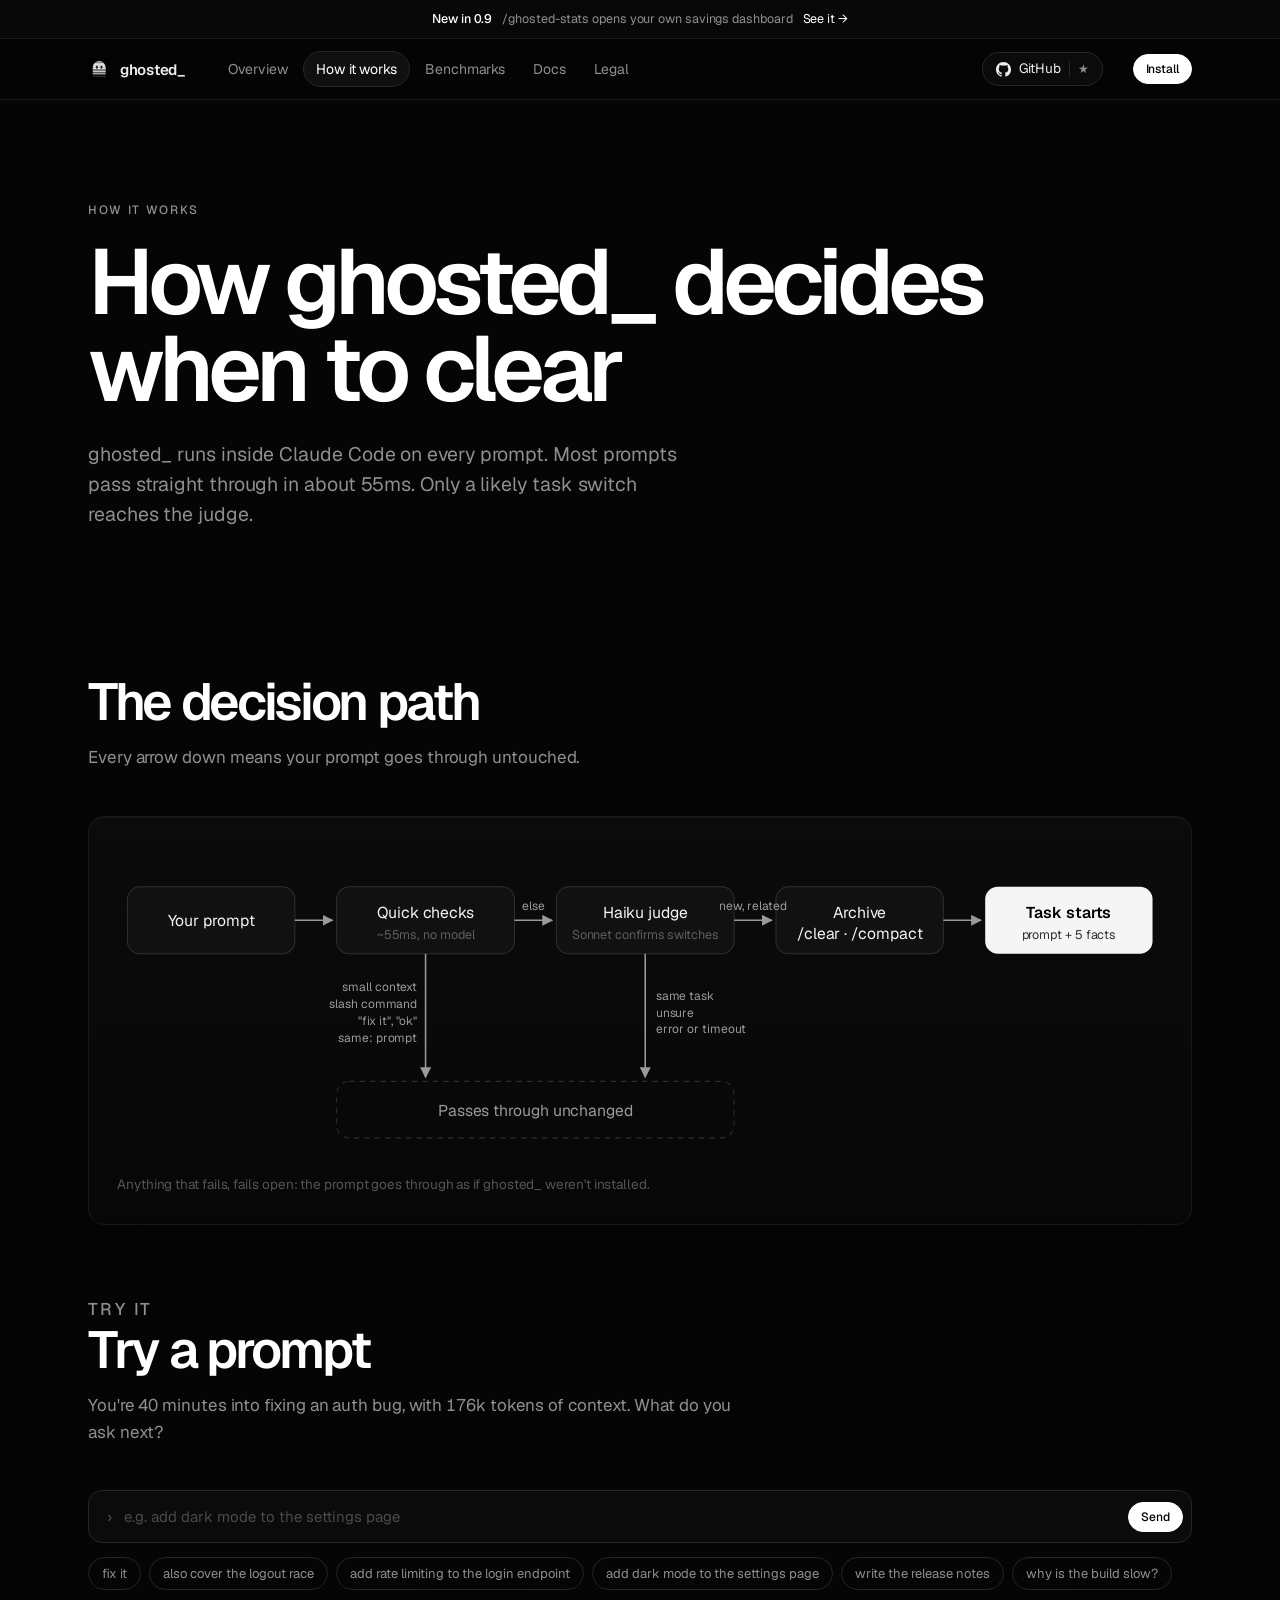
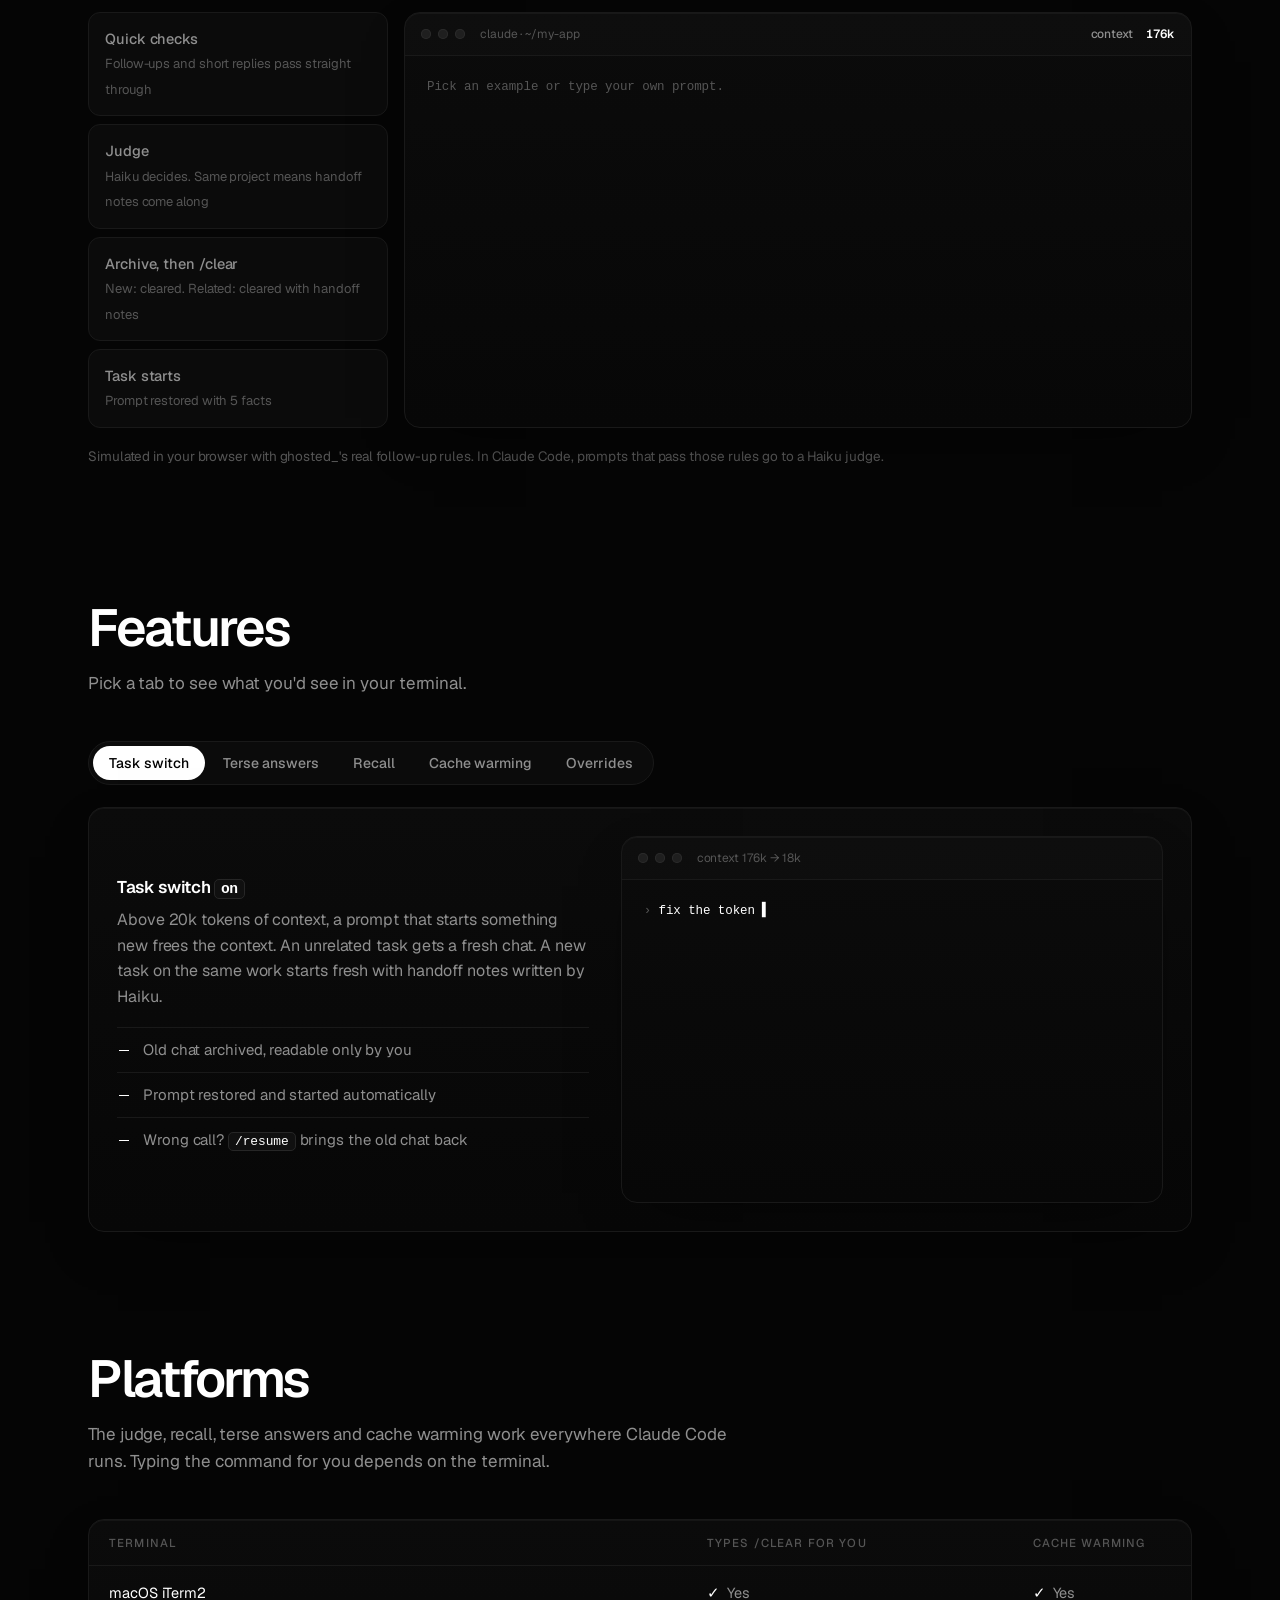
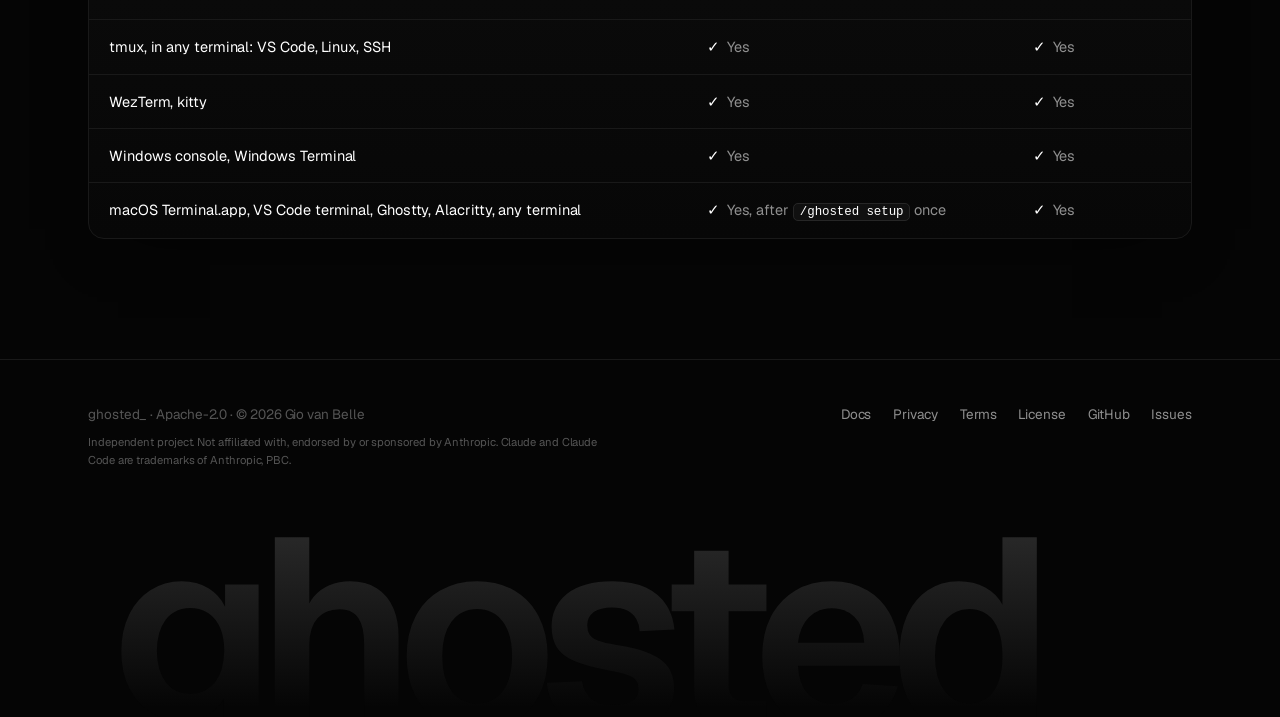
<file: docs/how-it-works.html>
<!DOCTYPE html>
<html lang="en">
<head>
<meta charset="utf-8">
<meta name="viewport" content="width=device-width, initial-scale=1">
<title>How it works · ghosted_</title>
<meta name="description" content="How ghosted_ decides a prompt is a new task, clears Claude Code's context and starts the task, with diagrams of every step.">
<link rel="canonical" href="https://giovanbelle.github.io/ghosted/how-it-works.html">
<meta name="theme-color" content="#000000">
<meta property="og:type" content="website">
<meta property="og:url" content="https://giovanbelle.github.io/ghosted/how-it-works.html">
<meta property="og:title" content="How it works · ghosted_">
<meta property="og:description" content="How ghosted_ decides a prompt is a new task, clears Claude Code's context and starts the task, with diagrams of every step.">
<meta property="og:image" content="https://giovanbelle.github.io/ghosted/og.png">
<meta property="og:image:width" content="1200">
<meta property="og:image:height" content="630">
<meta name="twitter:card" content="summary_large_image">
<meta name="twitter:image" content="https://giovanbelle.github.io/ghosted/og.png">
<link rel="icon" href="favicon.png">
<link rel="preload" href="fonts/Geist-Variable.woff2" as="font" type="font/woff2" crossorigin>
<link rel="stylesheet" href="style.css?v=f8089982">
</head>
<body>
<a class="skip" href="#main">Skip to content</a>
<div class="announce"><a href="index.html#dash"><b>New in 0.9</b> /ghosted-stats opens your own savings dashboard <span>See it →</span></a></div>
<header class="top">
  <div class="wrap">
    <a class="brand" href="./"><img src="favicon.png" alt="ghosted_ home" width="24" height="24"><span>ghosted_</span></a>
    <nav class="tabs" aria-label="Pages"><a href="./">Overview</a><a href="how-it-works.html" aria-current="page">How it works</a><a href="benchmarks.html">Benchmarks</a><a href="docs.html">Docs</a><a href="legal.html">Legal</a></nav>
    <a class="ghbtn" href="https://github.com/giovanbelle/ghosted"><svg width="15" height="15" viewBox="0 0 16 16" fill="currentColor" aria-hidden="true"><path d="M8 0C3.58 0 0 3.58 0 8c0 3.54 2.29 6.53 5.47 7.59.4.07.55-.17.55-.38 0-.19-.01-.82-.01-1.49-2.01.37-2.53-.49-2.69-.94-.09-.23-.48-.94-.82-1.13-.28-.15-.68-.52-.01-.53.63-.01 1.08.58 1.23.82.72 1.21 1.87.87 2.33.66.07-.52.28-.87.51-1.07-1.78-.2-3.64-.89-3.64-3.95 0-.87.31-1.59.82-2.15-.08-.2-.36-1.02.08-2.12 0 0 .67-.21 2.2.82.64-.18 1.32-.27 2-.27.68 0 1.36.09 2 .27 1.53-1.04 2.2-.82 2.2-.82.44 1.1.16 1.92.08 2.12.51.56.82 1.27.82 2.15 0 3.07-1.87 3.75-3.65 3.95.29.25.54.73.54 1.48 0 1.07-.01 1.93-.01 2.2 0 .21.15.46.55.38A8.013 8.013 0 0016 8c0-4.42-3.58-8-8-8z"/></svg><span>GitHub</span><b id="stars">★</b></a>
    <a class="btn primary sm cta-sm" href="index.html#install">Install</a>
  </div>
</header>
<main id="main">
<div class="wrap">
  <section class="phead">
    <p class="kicker">How it works</p>
    <h1>How ghosted_ decides when to clear</h1>
    <p class="lede">ghosted_ runs inside Claude Code on every prompt. Most prompts pass straight through in about 55ms. Only a likely task switch reaches the judge.</p>
  </section>

  <section aria-labelledby="flow-h" style="padding-top:56px">
    <div class="shead rv"><h2 id="flow-h">The decision path</h2><p>Every arrow down means your prompt goes through untouched.</p></div>
    <figure class="fig rv" style="margin:0">
      <svg viewBox="0 0 1000 300" role="img" aria-label="Flowchart. Your prompt goes to quick checks. Small context, slash commands, obvious follow-ups and same: prompts pass through. Otherwise the Haiku judge decides, and Sonnet must agree before a switch. Same task, unsure or error passes through. New task: archive and clear. Related task: archive and compact. Then the prompt is restored and the task starts.">
        <defs><marker id="ar" viewBox="0 0 10 10" refX="9" refY="5" markerWidth="7" markerHeight="7" orient="auto"><path d="M0,0 L10,5 L0,10 z" fill="#9a9a9a"/></marker></defs>
        <g font-family="Geist,sans-serif" font-size="15" text-anchor="middle">
          <rect x="10" y="40" width="160" height="64" rx="12" fill="#111" stroke="#2e2e2e"/><text x="90" y="77" fill="#f5f5f5">Your prompt</text>
          <rect x="210" y="40" width="170" height="64" rx="12" fill="#111" stroke="#2e2e2e"/><text x="295" y="70" fill="#f5f5f5">Quick checks</text><text x="295" y="90" fill="#5e5e5e" font-size="12" font-family="Geist,sans-serif">~55ms, no model</text>
          <rect x="420" y="40" width="170" height="64" rx="12" fill="#111" stroke="#2e2e2e"/><text x="505" y="70" fill="#f5f5f5">Haiku judge</text><text x="505" y="90" fill="#5e5e5e" font-size="12" font-family="Geist,sans-serif">Sonnet confirms switches</text>
          <rect x="630" y="40" width="160" height="64" rx="12" fill="#111" stroke="#2e2e2e"/><text x="710" y="70" fill="#f5f5f5">Archive</text><text x="710" y="90" fill="#f5f5f5">/clear · /compact</text>
          <rect x="830" y="40" width="160" height="64" rx="12" fill="#f5f5f5"/><text x="910" y="70" fill="#000" font-weight="600">Task starts</text><text x="910" y="90" fill="#333" font-size="12" font-family="Geist,sans-serif">prompt + 5 facts</text>
          <rect x="210" y="226" width="380" height="54" rx="12" fill="none" stroke="#2e2e2e" stroke-dasharray="5 5"/><text x="400" y="259" fill="#9a9a9a">Passes through unchanged</text>
        </g>
        <g stroke="#9a9a9a" stroke-width="1.5" fill="none" marker-end="url(#ar)">
          <path d="M170,72 H206"/><path d="M380,72 H416"/><path d="M590,72 H626"/><path d="M790,72 H826"/>
          <path d="M295,104 V222"/><path d="M505,104 V222"/>
        </g>
        <g font-family="Geist,sans-serif" font-size="11.5" fill="#9a9a9a">
          <text x="398" y="62" text-anchor="middle">else</text><text x="608" y="62" text-anchor="middle">new, related</text>
          <text x="287" y="140" text-anchor="end">small context</text><text x="287" y="156" text-anchor="end">slash command</text><text x="287" y="172" text-anchor="end">"fix it", "ok"</text><text x="287" y="188" text-anchor="end">same: prompt</text>
          <text x="515" y="148">same task</text><text x="515" y="164">unsure</text><text x="515" y="180">error or timeout</text>
        </g>
      </svg>
      <figcaption>Anything that fails, fails open: the prompt goes through as if ghosted_ weren't installed.</figcaption>
    </figure>
  </section>


  <section aria-labelledby="try-h" style="padding-top:72px">
    <div class="shead rv"><p class="kicker">Try it</p><h2 id="try-h">Try a prompt</h2><p>You're 40 minutes into fixing an auth bug, with 176k tokens of context. What do you ask next?</p></div>
    <div class="play rv">
      <form class="pin" id="tryform">
        <span aria-hidden="true">›</span>
        <input id="tryq" type="text" autocomplete="off" spellcheck="false" placeholder="e.g. add dark mode to the settings page" aria-label="Your next prompt">
        <button class="btn primary sm" type="submit">Send</button>
      </form>
      <div class="chips" aria-label="Examples">
        <button type="button">fix it</button><button type="button">also cover the logout race</button><button type="button">add rate limiting to the login endpoint</button>
        <button type="button">add dark mode to the settings page</button><button type="button">write the release notes</button><button type="button">why is the build slow?</button>
      </div>
      <div class="pgrid">
        <ol class="steps2" id="trysteps">
          <li data-s="check"><b>Quick checks</b><span>Follow-ups and short replies pass straight through</span></li>
          <li data-s="judge"><b>Judge</b><span>Haiku decides. Same project means handoff notes come along</span></li>
          <li data-s="clear"><b>Archive, then /clear</b><span>New: cleared. Related: cleared with handoff notes</span></li>
          <li data-s="start"><b>Task starts</b><span>Prompt restored with 5 facts</span></li>
        </ol>
        <div class="term"><div class="tbar"><i></i><i></i><i></i><span>claude · ~/my-app</span><span class="ctx">context <b id="tryctx">176k</b></span></div><div class="tlog" id="trylog" aria-live="polite"><div class="d">Pick an example or type your own prompt.</div></div></div>
      </div>
      <p class="note">Simulated in your browser with ghosted_'s real follow-up rules. In Claude Code, prompts that pass those rules go to a Haiku judge.</p>
    </div>
  </section>

  <section aria-labelledby="feat-h">
    <div class="shead rv"><h2 id="feat-h">Features</h2><p>Pick a tab to see what you'd see in your terminal.</p></div>
    <div class="rv">
      <div class="tablist" role="tablist" aria-label="Features">
        <button role="tab" id="t-switch" aria-controls="p-switch" data-key="switch">Task switch</button>
        <button role="tab" id="t-terse" aria-controls="p-terse" data-key="terse">Terse answers</button>
        <button role="tab" id="t-recall" aria-controls="p-recall" data-key="recall">Recall</button>
        <button role="tab" id="t-warm" aria-controls="p-warm" data-key="warm">Cache warming</button>
        <button role="tab" id="t-ctl" aria-controls="p-ctl" data-key="ctl">Overrides</button>
      </div>

      <div role="tabpanel" id="p-switch" aria-labelledby="t-switch" class="panel">
        <div class="tabbody">
          <div><h3>Task switch <code>on</code></h3><p>Above 20k tokens of context, a prompt that starts something new frees the context. An unrelated task gets a fresh chat. A new task on the same work starts fresh with handoff notes written by Haiku.</p>
            <ul><li>Old chat archived, readable only by you</li><li>Prompt restored and started automatically</li><li>Wrong call? <code>/resume</code> brings the old chat back</li></ul></div>
          <div class="term"><div class="tbar"><i></i><i></i><i></i><span>context 176k → 18k</span></div><div class="tlog"><div class="l u">fix the token refresh in auth.ts</div><div class="l">⏺ Fixed the expiry check · 3 tests pass</div><div class="l u">plan a 3-day trip to Lisbon</div><div class="l d">  ghosted_ asks Haiku: same, related or new? → new (Haiku 3s, Sonnet agrees)</div><div class="l g">ghosted_: this looks like a new task, so Claude starts on a fresh chat.</div><div class="l d">  ✓ old chat archived  ✓ your prompt saved</div><div class="l u">/clear</div><div class="l u">Start the pending task.</div><div class="l d">  ✓ nothing from the auth work needed</div><div class="l">⏺ Day 1: Alfama and the castle…</div></div></div>
        </div>
      </div>

      <div role="tabpanel" id="p-terse" aria-labelledby="t-terse" class="panel" hidden>
        <div class="tabbody">
          <div><h3>Terse answers <code>auto</code></h3><p>Answers without filler. The default (lite) keeps full sentences; full turns them into short notes. Code and files Claude writes stay normal.</p>
            <ul><li>full: 20% less text, 19% lower cost in tests</li><li>Steps aside when caveman is installed</li><li><code>/ghosted terse</code> <code>full</code>, <code>lite</code> or <code>off</code></li></ul></div>
          <div class="grid2" style="gap:10px">
            <div class="term"><div class="tbar"><span>off</span></div><div class="tlog" style="font-size:12px"><div class="l u">why does the login test fail?</div><div class="l">I've looked into the issue and it seems the problem is that the token expiry check uses a strict less-than comparison, which means tokens expire one second early…</div></div></div>
            <div class="term"><div class="tbar"><span>full</span></div><div class="tlog" style="font-size:12px"><div class="l u">why does the login test fail?</div><div class="l">Expiry check uses &lt; not &lt;=. Tokens expire 1s early. Fix in auth.ts:42.</div></div></div>
          </div>
        </div>
      </div>

      <div role="tabpanel" id="p-recall" aria-labelledby="t-recall" class="panel" hidden>
        <div class="tabbody">
          <div><h3>Recall <code>on</code></h3><p>Every cleared conversation is indexed on your machine. Ask for it back in a few words.</p>
            <ul><li>Ranked search over past tasks</li><li>Returns a short digest, not the whole chat</li><li>Nothing leaves your machine</li></ul></div>
          <div class="term"><div class="tbar"><i></i><i></i><i></i><span>recall</span></div><div class="tlog"><div class="l u">/ghosted-recall auth expiry</div><div class="l d">  1 match · 28 Oct · "fix the token refresh in auth.ts"</div><div class="l">  You: the token refresh fails after an hour</div><div class="l">  Claude: expiry check used < instead of <=, fixed in auth.ts:42</div><div class="l">  Claude: added a test in auth.test.ts for the boundary</div><div class="l d">  full conversation: ~/.claude/plugins/data/ghosted-ghosted/archive/…</div></div></div>
        </div>
      </div>

 <div role="tabpanel" id="p-warm" aria-labelledby="t-warm" class="panel" hidden>
        <div class="tabbody">
          <div><h3>Cache warming <code>on · 1h</code></h3><p>Claude's prompt cache expires after a break. Coming back then means writing the whole context to the cache again, at up to 2× the input price. ghosted_ keeps it warm while you're away.</p>
            <ul><li>A hidden copy of the session sends one short turn just before expiry</li><li>Measured: 191,089 tokens read from cache, 372 written</li><li>Stops when you're back, or before it costs half of what it saves</li></ul></div>
          <div class="term"><div class="tbar"><i></i><i></i><i></i><span>you step away</span></div><div class="tlog"><div class="l d">12:00  your last turn · cache lives 1 hour</div><div class="l d">12:55  ghosted_ opens a hidden copy of the session</div><div class="l">12:55  ping · 191,089 tokens read from cache · 372 written</div><div class="l d">12:55  hidden copy deleted · your chat untouched</div><div class="l">13:50  ping · 191,089 read · cache alive until 14:50</div><div class="l u">back at 14:20: continue with the tests</div><div class="l g">cache hit · no full rewrite of 191k tokens</div></div></div>
        </div>
      </div>

      <div role="tabpanel" id="p-ctl" aria-labelledby="t-ctl" class="panel" hidden>
        <div class="tabbody">
          <div><h3>Overrides</h3><p>One word at the start of a prompt decides for the judge.</p>
            <ul><li><code>same:</code> never switch on this prompt</li><li><code>new:</code> always switch, no judge</li><li><code>/ghosted-off</code> turns everything off</li></ul></div>
          <div class="term"><div class="tbar"><i></i><i></i><i></i><span>overrides</span></div><div class="tlog"><div class="l u">same: now do the same for the admin page</div><div class="l d">  same: → stays in this task, no judge</div><div class="l">⏺ Applying the same change to src/admin</div><div class="l u">new: plan next week's sprint</div><div class="l d">  new: → switch now, no judge</div><div class="l g">ghosted: new task detected, clearing first.</div></div></div>
        </div>
      </div>
    </div>
  </section>

  <section aria-labelledby="plat-h">
    <div class="shead rv"><h2 id="plat-h">Platforms</h2><p>The judge, recall, terse answers and cache warming work everywhere Claude Code runs. Typing the command for you depends on the terminal.</p></div>
    <div class="tablewrap rv">
      <table>
        <thead><tr><th scope="col">Terminal</th><th scope="col">Types /clear for you</th><th scope="col">Cache warming</th></tr></thead>
        <tbody>
          <tr><td>macOS iTerm2</td><td class="ok">Yes</td><td class="ok">Yes</td></tr>
          <tr><td>tmux, in any terminal: VS Code, Linux, SSH</td><td class="ok">Yes</td><td class="ok">Yes</td></tr>
          <tr><td>WezTerm, kitty</td><td class="ok">Yes</td><td class="ok">Yes</td></tr>
          <tr><td>Windows console, Windows Terminal</td><td class="ok">Yes</td><td class="ok">Yes</td></tr>
          <tr><td>macOS Terminal.app, VS Code terminal, Ghostty, Alacritty, any terminal</td><td class="ok">Yes, after <code>/ghosted setup</code> once</td><td class="ok">Yes</td></tr>
        </tbody>
      </table>
    </div>
  </section>
</div>
</main>
<footer>
  <div class="wrap">
    <div>ghosted_ · Apache-2.0 · © 2026 Gio van Belle
      <small>Independent project. Not affiliated with, endorsed by or sponsored by Anthropic. Claude and Claude Code are trademarks of Anthropic, PBC.</small>
    </div>
    <div class="fl">
      <a href="docs.html">Docs</a>
      <a href="legal.html#privacy">Privacy</a>
      <a href="legal.html#terms">Terms</a>
      <a href="legal.html#license">License</a>
      <a href="https://github.com/giovanbelle/ghosted">GitHub</a>
      <a href="https://github.com/giovanbelle/ghosted/issues">Issues</a>
    </div>
  </div>
  <div class="wordmark" aria-hidden="true">ghosted_</div>
</footer>
<script src="site.js?v=f8089982"></script>
</body>
</html>
</file>
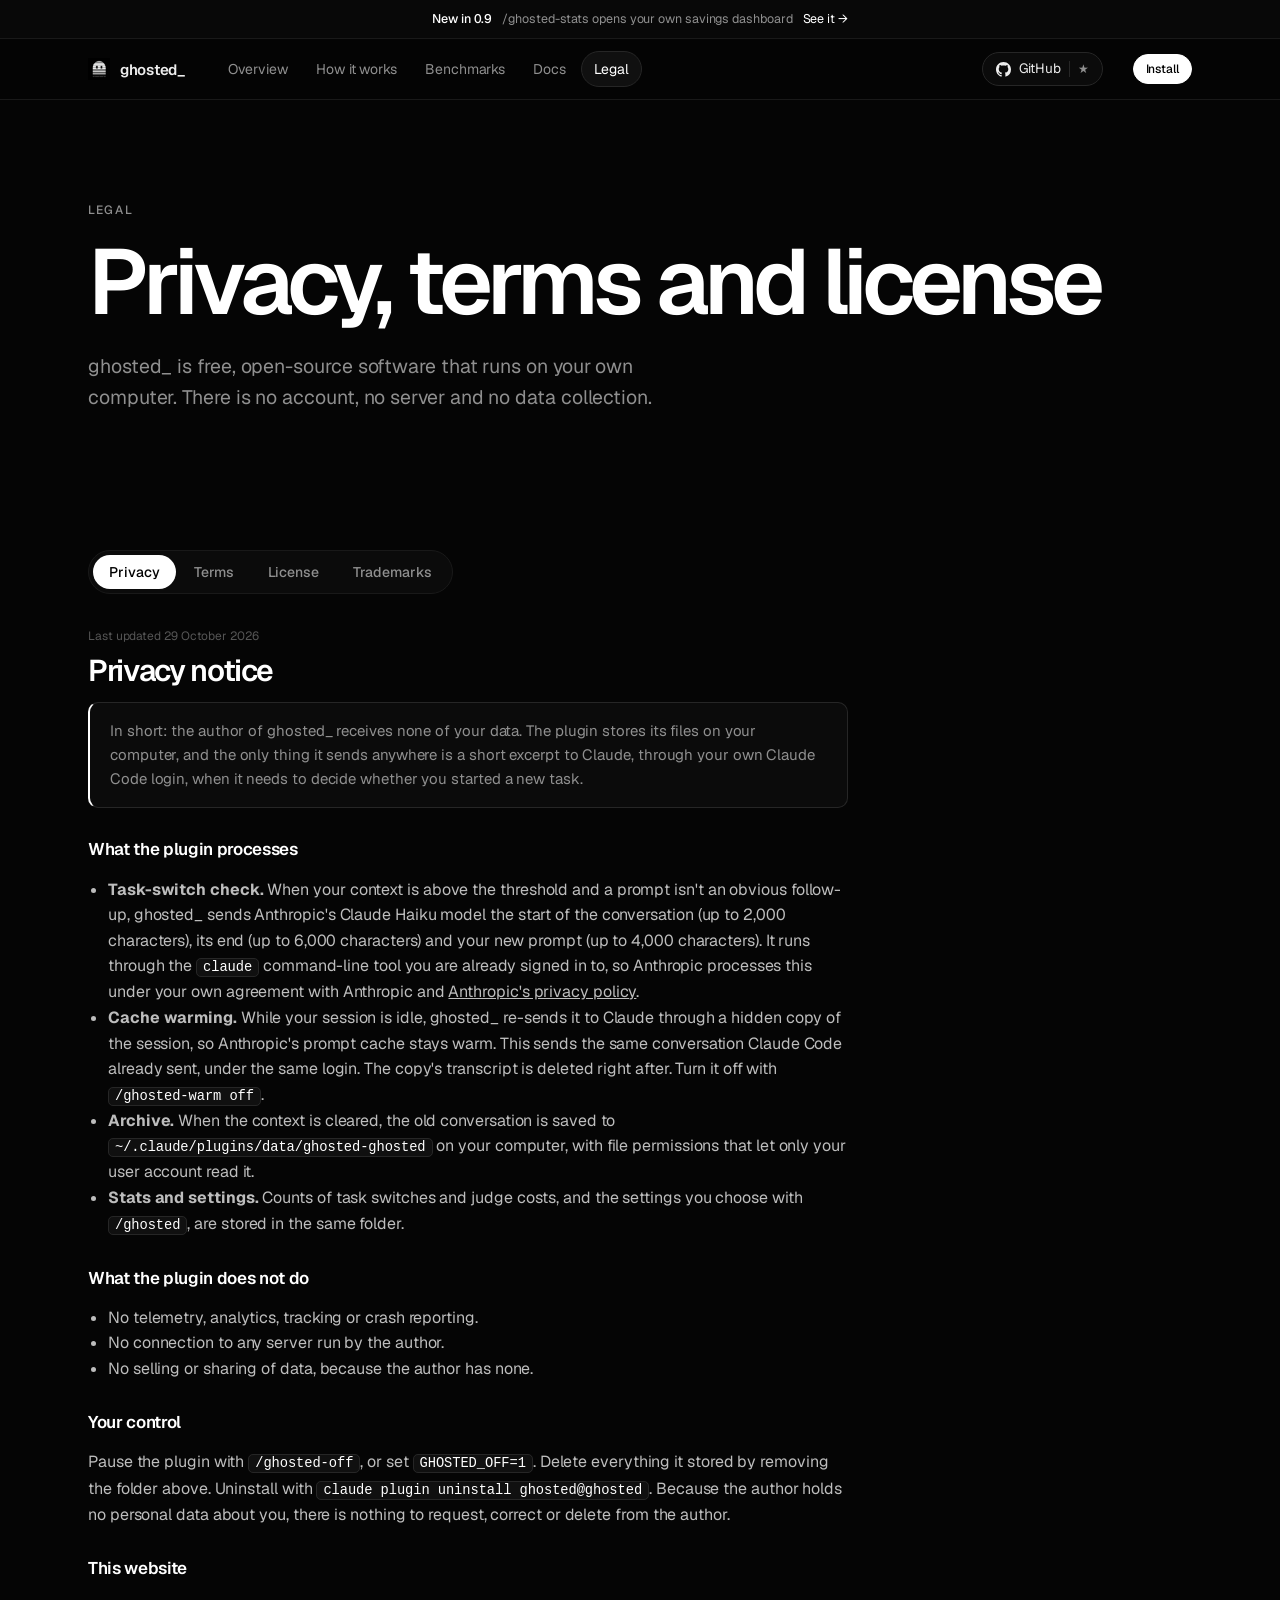
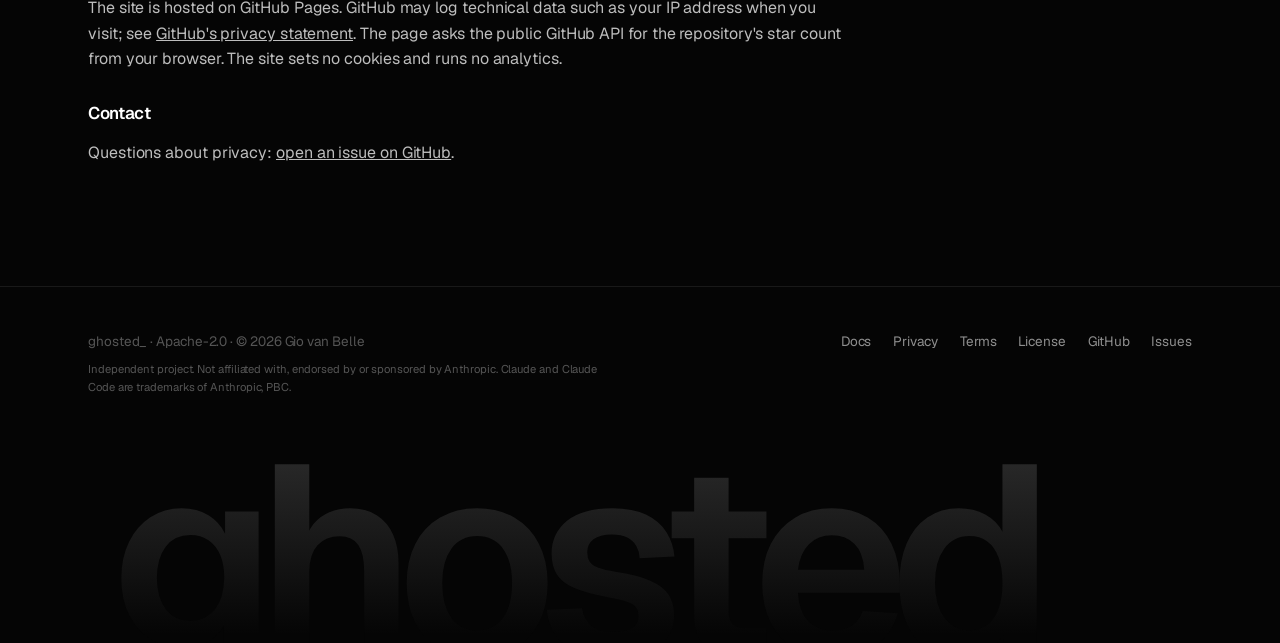
<file: docs/legal.html>
<!DOCTYPE html>
<html lang="en">
<head>
<meta charset="utf-8">
<meta name="viewport" content="width=device-width, initial-scale=1">
<title>Legal · ghosted_</title>
<meta name="description" content="Privacy notice, terms of use, license and trademark notice for ghosted_, an open-source Claude Code plugin.">
<link rel="canonical" href="https://giovanbelle.github.io/ghosted/legal.html">
<meta name="theme-color" content="#000000">
<meta property="og:type" content="website">
<meta property="og:url" content="https://giovanbelle.github.io/ghosted/legal.html">
<meta property="og:title" content="Legal · ghosted_">
<meta property="og:description" content="Privacy notice, terms of use, license and trademark notice for ghosted_, an open-source Claude Code plugin.">
<meta property="og:image" content="https://giovanbelle.github.io/ghosted/og.png">
<meta property="og:image:width" content="1200">
<meta property="og:image:height" content="630">
<meta name="twitter:card" content="summary_large_image">
<meta name="twitter:image" content="https://giovanbelle.github.io/ghosted/og.png">
<link rel="icon" href="favicon.png">
<link rel="preload" href="fonts/Geist-Variable.woff2" as="font" type="font/woff2" crossorigin>
<link rel="stylesheet" href="style.css?v=f8089982">
</head>
<body>
<a class="skip" href="#main">Skip to content</a>
<div class="announce"><a href="index.html#dash"><b>New in 0.9</b> /ghosted-stats opens your own savings dashboard <span>See it →</span></a></div>
<header class="top">
  <div class="wrap">
    <a class="brand" href="./"><img src="favicon.png" alt="ghosted_ home" width="24" height="24"><span>ghosted_</span></a>
    <nav class="tabs" aria-label="Pages"><a href="./">Overview</a><a href="how-it-works.html">How it works</a><a href="benchmarks.html">Benchmarks</a><a href="docs.html">Docs</a><a href="legal.html" aria-current="page">Legal</a></nav>
    <a class="ghbtn" href="https://github.com/giovanbelle/ghosted"><svg width="15" height="15" viewBox="0 0 16 16" fill="currentColor" aria-hidden="true"><path d="M8 0C3.58 0 0 3.58 0 8c0 3.54 2.29 6.53 5.47 7.59.4.07.55-.17.55-.38 0-.19-.01-.82-.01-1.49-2.01.37-2.53-.49-2.69-.94-.09-.23-.48-.94-.82-1.13-.28-.15-.68-.52-.01-.53.63-.01 1.08.58 1.23.82.72 1.21 1.87.87 2.33.66.07-.52.28-.87.51-1.07-1.78-.2-3.64-.89-3.64-3.95 0-.87.31-1.59.82-2.15-.08-.2-.36-1.02.08-2.12 0 0 .67-.21 2.2.82.64-.18 1.32-.27 2-.27.68 0 1.36.09 2 .27 1.53-1.04 2.2-.82 2.2-.82.44 1.1.16 1.92.08 2.12.51.56.82 1.27.82 2.15 0 3.07-1.87 3.75-3.65 3.95.29.25.54.73.54 1.48 0 1.07-.01 1.93-.01 2.2 0 .21.15.46.55.38A8.013 8.013 0 0016 8c0-4.42-3.58-8-8-8z"/></svg><span>GitHub</span><b id="stars">★</b></a>
    <a class="btn primary sm cta-sm" href="index.html#install">Install</a>
  </div>
</header>
<main id="main">
<div class="wrap">
  <section class="phead">
    <p class="kicker">Legal</p>
    <h1>Privacy, terms and license</h1>
    <p class="lede">ghosted_ is free, open-source software that runs on your own computer. There is no account, no server and no data collection.</p>
  </section>

  <section style="padding-top:48px">
    <div class="tablist" role="tablist" aria-label="Legal documents" data-hash="1">
      <button role="tab" id="t-privacy" aria-controls="privacy-p" data-key="privacy">Privacy</button>
      <button role="tab" id="t-terms" aria-controls="terms-p" data-key="terms">Terms</button>
      <button role="tab" id="t-license" aria-controls="license-p" data-key="license">License</button>
      <button role="tab" id="t-tm" aria-controls="tm-p" data-key="trademarks">Trademarks</button>
    </div>

    <article role="tabpanel" id="privacy-p" aria-labelledby="t-privacy" class="legal">
      <p class="upd">Last updated 29 October 2026</p>
      <h2>Privacy notice</h2>
      <div class="callout">In short: the author of ghosted_ receives none of your data. The plugin stores its files on your computer, and the only thing it sends anywhere is a short excerpt to Claude, through your own Claude Code login, when it needs to decide whether you started a new task.</div>

      <h3>What the plugin processes</h3>
      <ul>
        <li><b>Task-switch check.</b> When your context is above the threshold and a prompt isn't an obvious follow-up, ghosted_ sends Anthropic's Claude Haiku model the start of the conversation (up to 2,000 characters), its end (up to 6,000 characters) and your new prompt (up to 4,000 characters). It runs through the <code>claude</code> command-line tool you are already signed in to, so Anthropic processes this under your own agreement with Anthropic and <a href="https://www.anthropic.com/legal/privacy">Anthropic's privacy policy</a>.</li>
        <li><b>Cache warming.</b> While your session is idle, ghosted_ re-sends it to Claude through a hidden copy of the session, so Anthropic's prompt cache stays warm. This sends the same conversation Claude Code already sent, under the same login. The copy's transcript is deleted right after. Turn it off with <code>/ghosted-warm off</code>.</li>
        <li><b>Archive.</b> When the context is cleared, the old conversation is saved to <code>~/.claude/plugins/data/ghosted-ghosted</code> on your computer, with file permissions that let only your user account read it.</li>
        <li><b>Stats and settings.</b> Counts of task switches and judge costs, and the settings you choose with <code>/ghosted</code>, are stored in the same folder.</li>
      </ul>

      <h3>What the plugin does not do</h3>
      <ul>
        <li>No telemetry, analytics, tracking or crash reporting.</li>
        <li>No connection to any server run by the author.</li>
        <li>No selling or sharing of data, because the author has none.</li>
      </ul>

      <h3>Your control</h3>
      <p>Pause the plugin with <code>/ghosted-off</code>, or set <code>GHOSTED_OFF=1</code>. Delete everything it stored by removing the folder above. Uninstall with <code>claude plugin uninstall ghosted@ghosted</code>. Because the author holds no personal data about you, there is nothing to request, correct or delete from the author.</p>

      <h3>This website</h3>
      <p>The site is hosted on GitHub Pages. GitHub may log technical data such as your IP address when you visit; see <a href="https://docs.github.com/en/site-policy/privacy-policies/github-general-privacy-statement">GitHub's privacy statement</a>. The page asks the public GitHub API for the repository's star count from your browser. The site sets no cookies and runs no analytics.</p>

      <h3>Contact</h3>
      <p>Questions about privacy: <a href="https://github.com/giovanbelle/ghosted/issues">open an issue on GitHub</a>.</p>
    </article>

    <article role="tabpanel" id="terms-p" aria-labelledby="t-terms" class="legal" hidden>
      <p class="upd">Last updated 29 October 2026</p>
      <h2>Terms of use</h2>
      <div class="callout">The license below is the binding text. These terms explain in plain words what it means for you.</div>
      <h3>1. The software</h3>
      <p>ghosted_ is provided free of charge under the Apache License 2.0. You may use, copy, modify and distribute it under that license.</p>
      <h3>2. No warranty</h3>
      <p>The software is provided “as is”, without warranties or conditions of any kind. It may contain bugs. You use it at your own risk.</p>
      <h3>3. Your usage costs</h3>
      <p>Your use of Claude and Claude Code, including the small model calls the plugin makes, is billed or counted against your plan by Anthropic under your agreement with Anthropic. The savings on this website are measurements from specific test runs, not a promise of what you will save.</p>
      <h3>4. What the plugin does on your computer</h3>
      <p>On a detected task switch, ghosted_ clears or compacts your Claude Code conversation and, in supported terminals, types commands into the terminal window running Claude Code. A wrong decision can remove context you still needed; the old conversation stays in the local archive. Review its behavior before using it on work where that matters, and use <code>same:</code> or <code>/ghosted-off</code> when needed.</p>
      <h3>5. Third-party terms</h3>
      <p>You remain bound by Anthropic's terms for Claude and Claude Code. ghosted_ does not change them.</p>
      <h3>6. Limitation of liability</h3>
      <p>To the extent permitted by law, the author is not liable for any damages arising from the use of, or inability to use, the software, as set out in sections 7 and 8 of the Apache License 2.0.</p>
      <h3>7. Changes</h3>
      <p>These terms may be updated. The date at the top shows the latest version, and the history is public in the <a href="https://github.com/giovanbelle/ghosted">GitHub repository</a>.</p>
    </article>

    <article role="tabpanel" id="license-p" aria-labelledby="t-license" class="legal" hidden>
      <h2>License</h2>
      <p>Copyright 2026 Gio van Belle. Licensed under the Apache License, Version 2.0.</p>
      <div class="grid3" style="margin:22px 0">
        <div class="panel"><h3>You may</h3><p>Use it commercially, modify it, distribute it, and use it privately.</p></div>
        <div class="panel"><h3>You must</h3><p>Keep the license and NOTICE file, and state changes you made to the files.</p></div>
        <div class="panel"><h3>You get no</h3><p>Warranty, liability from the author, or right to use the ghosted_ name and logo as your own.</p></div>
      </div>
      <p>Full text: <a href="https://github.com/giovanbelle/ghosted/blob/main/LICENSE">LICENSE</a> · <a href="https://github.com/giovanbelle/ghosted/blob/main/NOTICE">NOTICE</a> · <a href="https://www.apache.org/licenses/LICENSE-2.0">apache.org</a></p>
    </article>

    <article role="tabpanel" id="tm-p" aria-labelledby="t-tm" class="legal" hidden>
      <h2>Trademarks</h2>
      <p>ghosted_ is an independent open-source project. It is not affiliated with, endorsed by or sponsored by Anthropic, PBC.</p>
      <p>Claude, Claude Code and Anthropic are trademarks of Anthropic, PBC. caveman and other product names mentioned on this site belong to their respective owners and are used only to describe compatibility and comparisons.</p>
      <p>The ghosted_ name and ghost logo identify this project. Forks are welcome under the license, but please use your own name and logo for them, as section 6 of the Apache License 2.0 provides.</p>
    </article>
  </section>
</div>
</main>
<footer>
  <div class="wrap">
    <div>ghosted_ · Apache-2.0 · © 2026 Gio van Belle
      <small>Independent project. Not affiliated with, endorsed by or sponsored by Anthropic. Claude and Claude Code are trademarks of Anthropic, PBC.</small>
    </div>
    <div class="fl">
      <a href="docs.html">Docs</a>
      <a href="legal.html#privacy">Privacy</a>
      <a href="legal.html#terms">Terms</a>
      <a href="legal.html#license">License</a>
      <a href="https://github.com/giovanbelle/ghosted">GitHub</a>
      <a href="https://github.com/giovanbelle/ghosted/issues">Issues</a>
    </div>
  </div>
  <div class="wordmark" aria-hidden="true">ghosted_</div>
</footer>
<script src="site.js?v=f8089982"></script>
</body>
</html>
</file>
<file: docs/style.css>
@font-face { font-family: "Geist"; src: url(fonts/Geist-Variable.woff2) format("woff2"); font-weight: 100 900; font-display: swap; }

:root {
  --bg: #050505; --fg: #ededed; --hi: #fff; --dim: #8f8f8f; --faint: #555; --line: #191919; --line2: #262626;
  --s1: #0b0b0b; --s2: #101010;
  --sans: "Geist", -apple-system, BlinkMacSystemFont, "Segoe UI", sans-serif;
  --mono: var(--sans);
  --code: ui-monospace, "SF Mono", Menlo, Consolas, monospace;
  --ease: cubic-bezier(.16,1,.3,1);
}
* { box-sizing: border-box; }
html { background: var(--bg); color: var(--fg); scroll-behavior: smooth; }
body { margin: 0; font: 400 16px/1.6 var(--sans); -webkit-font-smoothing: antialiased; text-rendering: optimizeLegibility; letter-spacing: -0.005em; }
::selection { background: var(--hi); color: #000; }
a { color: inherit; }
:focus-visible { outline: 1.5px solid var(--hi); outline-offset: 3px; border-radius: 6px; }
.skip { position: absolute; left: -999px; }
.skip:focus { left: 16px; top: 16px; background: var(--hi); color: #000; padding: 8px 12px; z-index: 50; }
.sr { position: absolute; width: 1px; height: 1px; overflow: hidden; clip: rect(0 0 0 0); }
.wrap { max-width: 1160px; margin: 0 auto; padding: 0 28px; }
code { font-family: var(--code); font-size: .86em; background: var(--s2); border: 1px solid var(--line2); padding: 1px 6px; border-radius: 5px; color: var(--hi); }

/* Top bar */
.top { position: sticky; top: 0; z-index: 30; background: rgba(5,5,5,.72); backdrop-filter: blur(18px) saturate(140%); -webkit-backdrop-filter: blur(18px) saturate(140%); border-bottom: 1px solid var(--line); }
.top .wrap { display: flex; align-items: center; gap: 30px; height: 60px; }
.brand { display: flex; align-items: center; gap: 10px; text-decoration: none; font: 600 15px/1 var(--mono); letter-spacing: -0.02em; flex: none; }
.brand img { width: 22px; height: 22px; }
.tabs { position: relative; display: flex; gap: 2px; flex: 1; overflow-x: auto; scrollbar-width: none; }
.tabs::-webkit-scrollbar { display: none; }
.tabs a { position: relative; z-index: 1; padding: 7px 13px; border-radius: 999px; text-decoration: none; color: var(--dim); font-size: 14px; white-space: nowrap; transition: color .25s; }
.tabs a:hover, .tabs a[aria-current="page"] { color: var(--hi); }
.tabs .pill { position: absolute; z-index: 0; top: 0; left: 0; height: 100%; border-radius: 999px; background: var(--s2); border: 1px solid var(--line2); transition: transform .45s var(--ease), width .45s var(--ease); pointer-events: none; }
.ghbtn { flex: none; display: inline-flex; align-items: center; gap: 8px; text-decoration: none; font-size: 13.5px; height: 34px; padding: 0 13px; border-radius: 999px; border: 1px solid var(--line2); background: var(--s1); transition: border-color .25s; }
.ghbtn:hover { border-color: #444; }
.ghbtn b { font: 500 12px var(--mono); color: var(--dim); padding-left: 8px; border-left: 1px solid var(--line2); }

/* Buttons */
.btn { position: relative; display: inline-flex; align-items: center; justify-content: center; gap: 9px; height: 44px; padding: 0 20px; border-radius: 999px; font: 500 14.5px/1 var(--sans); text-decoration: none; color: var(--hi); background: var(--s1); border: 1px solid var(--line2); cursor: pointer; transition: border-color .25s, background .25s, transform .4s var(--ease); }
.btn:hover { border-color: #4a4a4a; background: var(--s2); }
.btn.primary { color: #000; background: var(--hi); border-color: var(--hi); }
.btn.primary:hover { background: #e6e6e6; border-color: #e6e6e6; }
.btn.sm { height: 30px; padding: 0 12px; font: 500 12px/1 var(--mono); }
.btn svg { width: 15px; height: 15px; transition: transform .35s var(--ease); }

.row-cta { display: flex; gap: 10px; flex-wrap: wrap; align-items: center; }

/* Type */
.kicker { display: inline-flex; align-items: center; gap: 10px; font: 500 12px/1 var(--mono); text-transform: uppercase; letter-spacing: .14em; color: var(--dim); margin: 0 0 22px; }

h1 { font: 600 clamp(44px, 7.4vw, 92px)/.95 var(--sans); letter-spacing: -0.055em; margin: 0 0 26px; color: var(--hi); }
h1 em { font-size: 1.08em; letter-spacing: -0.02em; }
h2 { font: 600 clamp(30px, 4.4vw, 52px)/1.02 var(--sans); letter-spacing: -0.045em; margin: 0 0 16px; color: var(--hi); }
h2 em { font-size: 1.1em; }
h3 { font: 600 17px/1.3 var(--sans); letter-spacing: -0.02em; margin: 0 0 8px; color: var(--hi); }
.lede { color: var(--dim); font-size: clamp(17px, 1.9vw, 19.5px); line-height: 1.55; max-width: 600px; margin: 0 0 34px; }
.lede b { color: var(--hi); font-weight: 500; }
.dim { color: var(--dim); }
.note { color: var(--faint); font-size: 13.5px; margin-top: 18px; }
.note a { color: var(--dim); }

/* Layout */
.phead { padding: 96px 0 56px; position: relative; }
section { padding: 120px 0 0; }
.shead { max-width: 660px; margin-bottom: 44px; }
.shead p { color: var(--dim); margin: 0; font-size: 17px; }
.grid2 { display: grid; grid-template-columns: repeat(2, 1fr); gap: 16px; }
.grid3 { display: grid; grid-template-columns: repeat(3, 1fr); gap: 16px; }
.grid4 { display: grid; grid-template-columns: repeat(4, 1fr); gap: 16px; }
.grid2 > *, .grid3 > *, .grid4 > *, .closer > *, .tabbody > * { min-width: 0; }

/* Surfaces */
.panel, .fig, .tablewrap, .stats, .term, .install, .closer {
  position: relative; border-radius: 16px; background: linear-gradient(180deg, var(--s1), #070707);
  border: 1px solid var(--line); box-shadow: inset 0 1px 0 rgba(255,255,255,.04), 0 20px 60px -30px rgba(0,0,0,.8);
}
.panel { padding: 28px; overflow: hidden; }
.panel p { color: var(--dim); margin: 0; }

/* Stats */
.stats { display: grid; grid-template-columns: repeat(4, 1fr); }
.stats > div { padding: 28px 28px 26px; border-left: 1px solid var(--line); }
.stats > div:first-child { border-left: 0; }
.stats b { display: block; font: 600 44px/1 var(--sans); letter-spacing: -0.05em; color: var(--hi); margin-bottom: 12px; font-variant-numeric: tabular-nums; }
.stats span { color: var(--dim); font-size: 14px; line-height: 1.45; display: block; }


/* Install */
.install { padding: 16px 100px 16px 20px; font: 13px/1.95 var(--code); overflow-x: auto; white-space: nowrap; color: var(--hi); }
.install .p { color: var(--faint); user-select: none; }
.install .btn { position: absolute; top: 12px; right: 12px; }

/* Terminal */
.term { overflow: hidden; }
.tbar { display: flex; align-items: center; gap: 7px; padding: 13px 16px; border-bottom: 1px solid var(--line); background: rgba(255,255,255,.012); }
.tbar i { width: 10px; height: 10px; border-radius: 50%; background: #1f1f1f; box-shadow: inset 0 0 0 1px #2a2a2a; }
.tbar span { margin-left: 8px; font: 12px var(--mono); color: var(--faint); }
.tbar .ctx { margin-left: auto; font: 500 12px var(--mono); color: var(--dim); display: flex; gap: 10px; align-items: center; }
.tbar .ctx b { color: var(--hi); font-weight: 600; min-width: 4ch; text-align: right; font-variant-numeric: tabular-nums; }
.tbar .meter { width: 90px; height: 4px; border-radius: 9px; background: #1c1c1c; overflow: hidden; }
.tbar .meter i { display: block; width: 88%; height: 100%; border-radius: 9px; background: var(--hi); box-shadow: none; transition: width 1.2s var(--ease); }
.tlog { padding: 20px 22px 24px; font: 12.5px/1.85 var(--code); color: #c9c9c9; }
.tlog .l { white-space: pre-wrap; }
.tlog .u::before { content: "› "; color: var(--faint); }
.tlog .u { color: var(--hi); }
.tlog .g { color: var(--hi); font-weight: 600; }
.tlog .d { color: var(--faint); }
.tlog .old { color: #7a7a7a; }
.js .tlog .l { opacity: 0; transform: translateY(4px); filter: blur(4px); transition: opacity .5s var(--ease), transform .5s var(--ease), filter .5s var(--ease); }
.js .tlog .l.on { opacity: 1; transform: none; filter: none; }
.js .tlog .l.gone { opacity: 0; transform: translateY(-10px); filter: blur(10px); transition-duration: 1.1s; }

/* Figures & bars */
.fig { padding: 28px; margin: 0; }
.fig svg { display: block; width: 100%; height: auto; }
.fig figcaption { color: var(--faint); font-size: 13.5px; margin-top: 16px; }
.legend { display: flex; gap: 22px; flex-wrap: wrap; font: 12.5px var(--mono); color: var(--dim); margin-bottom: 18px; }
.legend i { display: inline-block; width: 10px; height: 10px; border-radius: 2px; margin-right: 8px; vertical-align: -1px; }
.bars { display: grid; gap: 12px; }
.bar { display: grid; grid-template-columns: 140px 1fr 70px; gap: 16px; align-items: center; font-size: 14px; color: var(--dim); }
.bar .tr { height: 28px; border-radius: 6px; background: #0e0e0e; box-shadow: inset 0 0 0 1px var(--line); overflow: hidden; }
.bar .f { height: 100%; width: 0; border-radius: 6px; background: linear-gradient(90deg, #262626, #3b3b3b); transition: width 1.6s var(--ease); }
.bar.win { color: var(--hi); font-weight: 500; }
.bar.win .f { background: var(--hi); }
.bar .v { font: 500 13.5px var(--mono); text-align: right; color: var(--hi); }

/* In-page tabs */
.tablist { position: relative; display: inline-flex; gap: 2px; padding: 4px; border: 1px solid var(--line); border-radius: 999px; background: var(--s1); margin-bottom: 22px; flex-wrap: wrap; }
.tablist button { position: relative; z-index: 1; border: 0; background: transparent; color: var(--dim); font: 500 14px var(--sans); padding: 8px 16px; border-radius: 999px; cursor: pointer; transition: color .3s; }
.tablist button:hover { color: var(--hi); }
.tablist button[aria-selected="true"] { color: #000; }
.tablist .pill { position: absolute; z-index: 0; top: 4px; left: 0; height: calc(100% - 8px); border-radius: 999px; background: var(--hi); transition: transform .5s var(--ease), width .5s var(--ease); }
[role="tabpanel"] { animation: fadein .5s var(--ease); }
[role="tabpanel"][hidden] { display: none; }
@keyframes fadein { from { opacity: 0; transform: translateY(6px); } }
.tabbody { display: grid; grid-template-columns: 1fr 1.15fr; gap: 32px; align-items: center; }
.tabbody ul { margin: 18px 0 0; padding: 0; list-style: none; color: var(--dim); font-size: 15px; }
.tabbody li { padding: 10px 0 10px 26px; position: relative; border-top: 1px solid var(--line); }
.tabbody li::before { content: ""; position: absolute; left: 2px; top: 22px; width: 10px; height: 1px; background: var(--hi); }

/* Tables */
.tablewrap { overflow-x: auto; }
table { width: 100%; border-collapse: collapse; font-size: 14.5px; }
th, td { padding: 15px 20px; text-align: left; border-bottom: 1px solid var(--line); vertical-align: top; }
tr:last-child td { border-bottom: 0; }
thead th { font: 500 11.5px var(--mono); text-transform: uppercase; letter-spacing: .1em; color: var(--faint); }
td { color: var(--dim); }
td:first-child { color: var(--hi); }
tbody tr { transition: background .2s; }
tbody tr:hover { background: rgba(255,255,255,.018); }
.us { background: rgba(255,255,255,.035); color: var(--hi) !important; }
.ok::before, .no::before { display: inline-block; width: 20px; }
.ok::before { content: "✓"; color: var(--hi); }
.no::before { content: "—"; color: var(--faint); }

/* Steps */
.steps { display: grid; grid-template-columns: repeat(3, 1fr); gap: 16px; counter-reset: st; }
.steps .panel { padding-top: 72px; }
.steps .panel > h3::before { counter-increment: st; content: "0" counter(st); position: absolute; top: 26px; left: 28px; font: 500 12px var(--mono); color: var(--faint); letter-spacing: .1em; }

/* Calculator */
.field { margin-bottom: 30px; }
.field:last-child { margin-bottom: 0; }
.field label { display: flex; justify-content: space-between; font-size: 14.5px; margin-bottom: 16px; color: var(--hi); }
.field output { font: 500 14px var(--mono); }
.field small { display: block; color: var(--faint); font-size: 12.5px; margin-top: 12px; }
input[type=range] { -webkit-appearance: none; appearance: none; width: 100%; height: 4px; border-radius: 9px; background: linear-gradient(90deg, var(--hi) var(--p, 50%), #222 var(--p, 50%)); cursor: pointer; }
input[type=range]::-webkit-slider-thumb { -webkit-appearance: none; width: 18px; height: 18px; border-radius: 50%; background: var(--hi); box-shadow: 0 0 0 5px rgba(255,255,255,.1), 0 0 20px rgba(255,255,255,.4); transition: box-shadow .2s; }
input[type=range]:hover::-webkit-slider-thumb { box-shadow: 0 0 0 8px rgba(255,255,255,.12), 0 0 24px rgba(255,255,255,.5); }
input[type=range]::-moz-range-thumb { width: 18px; height: 18px; border: 0; border-radius: 50%; background: var(--hi); }
.big { font: 600 clamp(48px, 6vw, 72px)/1 var(--sans); letter-spacing: -0.055em; color: var(--hi); font-variant-numeric: tabular-nums; }

/* FAQ */
details { border-bottom: 1px solid var(--line); }
details:first-of-type { border-top: 1px solid var(--line); }
summary { list-style: none; cursor: pointer; padding: 20px 0; display: flex; justify-content: space-between; align-items: center; gap: 20px; font-weight: 500; color: var(--hi); }
summary::-webkit-details-marker { display: none; }
summary::after { content: ""; flex: none; width: 22px; height: 22px; border-radius: 50%; border: 1px solid var(--line2); background: linear-gradient(var(--dim), var(--dim)) center / 9px 1px no-repeat, linear-gradient(var(--dim), var(--dim)) center / 1px 9px no-repeat; transition: transform .4s var(--ease); }
details[open] summary::after { transform: rotate(45deg); }
details p { color: var(--dim); margin: -6px 0 20px; max-width: 760px; }

/* Legal */
.legal { max-width: 760px; }
.legal h2 { font-size: 30px; margin-top: 8px; }
.legal h3 { margin-top: 30px; }
.legal p, .legal li { color: #bdbdbd; }
.legal ul { padding-left: 20px; }
.legal .upd { color: var(--faint); font: 12px var(--mono); }
.callout { border: 1px solid var(--line2); border-left: 2px solid var(--hi); border-radius: 10px; padding: 16px 20px; background: var(--s1); color: var(--dim); font-size: 15px; }

/* Closer */
.closer { margin-top: 140px; padding: 72px 48px; display: grid; grid-template-columns: 1fr 1.1fr; gap: 40px; align-items: center; overflow: hidden; }
.closer h2 { margin: 0 0 10px; }
.closer p { color: var(--dim); margin: 0 0 26px; }
.closer .install { font-size: 13px; }

/* Footer */
footer { margin-top: 120px; border-top: 1px solid var(--line); padding: 44px 0 0; color: var(--faint); font-size: 13.5px; overflow: hidden; }
footer .wrap { display: flex; justify-content: space-between; flex-wrap: wrap; gap: 16px; }
footer .fl { display: flex; gap: 22px; flex-wrap: wrap; }
footer a { color: var(--dim); text-decoration: none; transition: color .2s; }
footer a:hover { color: var(--hi); }
footer small { display: block; margin-top: 8px; max-width: 520px; }
.wordmark { font: 600 clamp(80px, 21vw, 300px)/.8 var(--sans); letter-spacing: -0.07em; text-align: center; margin: 56px 0 -0.08em; color: transparent; background: linear-gradient(180deg, #2a2a2a, #050505 85%); -webkit-background-clip: text; background-clip: text; user-select: none; white-space: nowrap; }

/* Motion */
.js .rv { opacity: 0; transform: translateY(12px); transition: opacity .7s var(--ease), transform .7s var(--ease); transition-delay: var(--d, 0ms); }
.js .rv.in { opacity: 1; transform: none; }
.draw { stroke-dasharray: var(--len, 2000); stroke-dashoffset: 0; }
.js .draw { stroke-dashoffset: var(--len, 2000); transition: stroke-dashoffset 2.2s var(--ease) .3s; }
.js .in .draw { stroke-dashoffset: 0; }
.js .hatch { opacity: 0; transition: opacity 1s var(--ease) 1.6s; }
.js .in .hatch { opacity: 1; }

@media (max-width: 900px) {
  .grid2, .grid3, .grid4, .steps, .tabbody, .closer { grid-template-columns: 1fr; }
  .stats { grid-template-columns: repeat(2, 1fr); }
  .stats > div:nth-child(3) { border-left: 0; }
  .stats > div:nth-child(n+3) { border-top: 1px solid var(--line); }
  .stats > div { padding: 20px; }
  .stats b { font-size: 32px; }
  .bar { grid-template-columns: 96px 1fr 60px; font-size: 13px; }
  .tlog { font-size: 11.5px; }
  .ghbtn span { display: none; }
  .top .wrap { gap: 12px; }
  .brand span { display: none; }
  .closer { padding: 40px 22px; }
  .fig { overflow-x: auto; }
  .fig svg { min-width: 620px; }
  section { padding-top: 88px; }
}
@media (prefers-reduced-motion: reduce) {
  html { scroll-behavior: auto; }
  *, *::before, *::after { transition: none !important; animation: none !important; }
}
.js .tlog .l { max-height: 3.8em; }
.js .tlog .l.gone { max-height: 0; transition: opacity 1.1s var(--ease), transform 1.1s var(--ease), filter 1.1s var(--ease), max-height .8s var(--ease) .6s; }

.replay { position: absolute; right: 14px; bottom: 14px; }
.top .cta-sm { flex: none; }

/* Announcement bar */
.announce { border-bottom: 1px solid var(--line); background: #080808; text-align: center; font-size: 12.5px; }
.announce a { display: inline-flex; gap: 10px; padding: 9px 16px; color: var(--dim); text-decoration: none; }
.announce b { color: var(--hi); font-weight: 500; }
.announce span { color: var(--hi); }
.announce a:hover span { text-decoration: underline; }

/* Docs layout: sidebar, content, on-this-page */
.docs { display: grid; grid-template-columns: 220px minmax(0, 1fr) 190px; gap: 56px; padding-top: 48px; }
.dnav, .toc { position: sticky; top: 84px; align-self: start; font-size: 14px; }
.dnav .h, .toc .h { font: 500 11px var(--mono); letter-spacing: .12em; text-transform: uppercase; color: var(--faint); margin: 0 0 10px; }
.dnav a { display: block; padding: 6px 10px; margin-left: -10px; border-radius: 7px; color: var(--dim); text-decoration: none; }
.dnav a:hover { color: var(--hi); }
.dnav a.on { background: var(--s2); color: var(--hi); }
.dnav .grp + .grp { margin-top: 22px; }
.toc a { display: block; padding: 4px 0 4px 12px; border-left: 1px solid var(--line); color: var(--faint); text-decoration: none; font-size: 13px; }
.toc a.on { color: var(--hi); border-left-color: var(--hi); }
.doc { max-width: 720px; }
.doc .crumbs { font-size: 13px; color: var(--faint); margin-bottom: 18px; }
.doc h1 { font-size: clamp(34px, 4.4vw, 48px); letter-spacing: -0.04em; line-height: 1.05; }
.doc h2 { font-size: 26px; letter-spacing: -0.03em; margin: 56px 0 14px; scroll-margin-top: 90px; }
.doc p, .doc li { color: #bdbdbd; }
.doc .tablewrap { margin: 18px 0; }
.doc pre { background: var(--s1); border: 1px solid var(--line); border-radius: 12px; padding: 16px 18px; font: 13.5px/1.8 var(--mono); color: var(--hi); overflow-x: auto; }
@media (max-width: 1100px) { .docs { grid-template-columns: 200px minmax(0, 1fr); } .toc { display: none; } }
@media (max-width: 800px) { .docs { grid-template-columns: 1fr; } .dnav { position: static; } }
.doc td:first-child { white-space: nowrap; }
.js .tlog pre.l { max-height: none; }

/* Try-it playground */
.play .pin { display: flex; align-items: center; gap: 12px; border: 1px solid var(--line2); border-radius: 14px; background: var(--s1); padding: 8px 8px 8px 18px; font: 15px var(--mono); transition: border-color .2s; }
.play .pin:focus-within { border-color: #555; }
.play .pin span { color: var(--faint); }
.play .pin input { flex: 1; min-width: 0; background: none; border: 0; outline: 0; color: var(--hi); font: inherit; padding: 8px 0; }
.play .pin input::placeholder { color: #4a4a4a; }
.chips { display: flex; flex-wrap: wrap; gap: 8px; margin: 14px 0 22px; }
.chips button { border: 1px solid var(--line2); background: transparent; color: var(--dim); border-radius: 999px; padding: 7px 13px; font: 13px var(--sans); cursor: pointer; transition: color .2s, border-color .2s, background .2s; }
.chips button:hover { color: var(--hi); border-color: #4a4a4a; background: var(--s2); }
.pgrid { display: grid; grid-template-columns: 300px minmax(0, 1fr); gap: 16px; }
.steps2 { list-style: none; margin: 0; padding: 0; display: grid; gap: 8px; align-content: start; }
.steps2 li { border: 1px solid var(--line); border-radius: 12px; padding: 14px 16px; background: var(--s1); transition: border-color .35s, background .35s, opacity .35s; }
.steps2 li b { display: block; font-weight: 500; color: var(--dim); font-size: 14.5px; transition: color .35s; }
.steps2 li span { font-size: 13px; color: var(--faint); }
.steps2 li.on { border-color: #4a4a4a; background: var(--s2); }
.steps2 li.on b { color: var(--hi); }
.steps2 li.skip { opacity: .35; }
.steps2 li.hit { border-color: var(--hi); }
.play .tlog { min-height: 250px; }
.play .tlog > div { white-space: pre-wrap; }
.play .caret::after { content: "▍"; animation: blink 1s steps(1) infinite; color: var(--hi); }
@keyframes blink { 50% { opacity: 0; } }
@media (max-width: 900px) { .pgrid { grid-template-columns: 1fr; } }
.dashframe { transition: border-color .3s, box-shadow .3s; }
.dashframe.live { border-color: #5a5a5a; box-shadow: 0 0 0 1px #5a5a5a, 0 40px 120px -40px rgba(0,0,0,.9); }
.tlog .typing::after { content: "▍"; color: var(--hi); animation: blink 1s steps(1) infinite; }

pre, kbd, samp { font-family: var(--code); }
body { font-variant-numeric: tabular-nums; }
</file>
